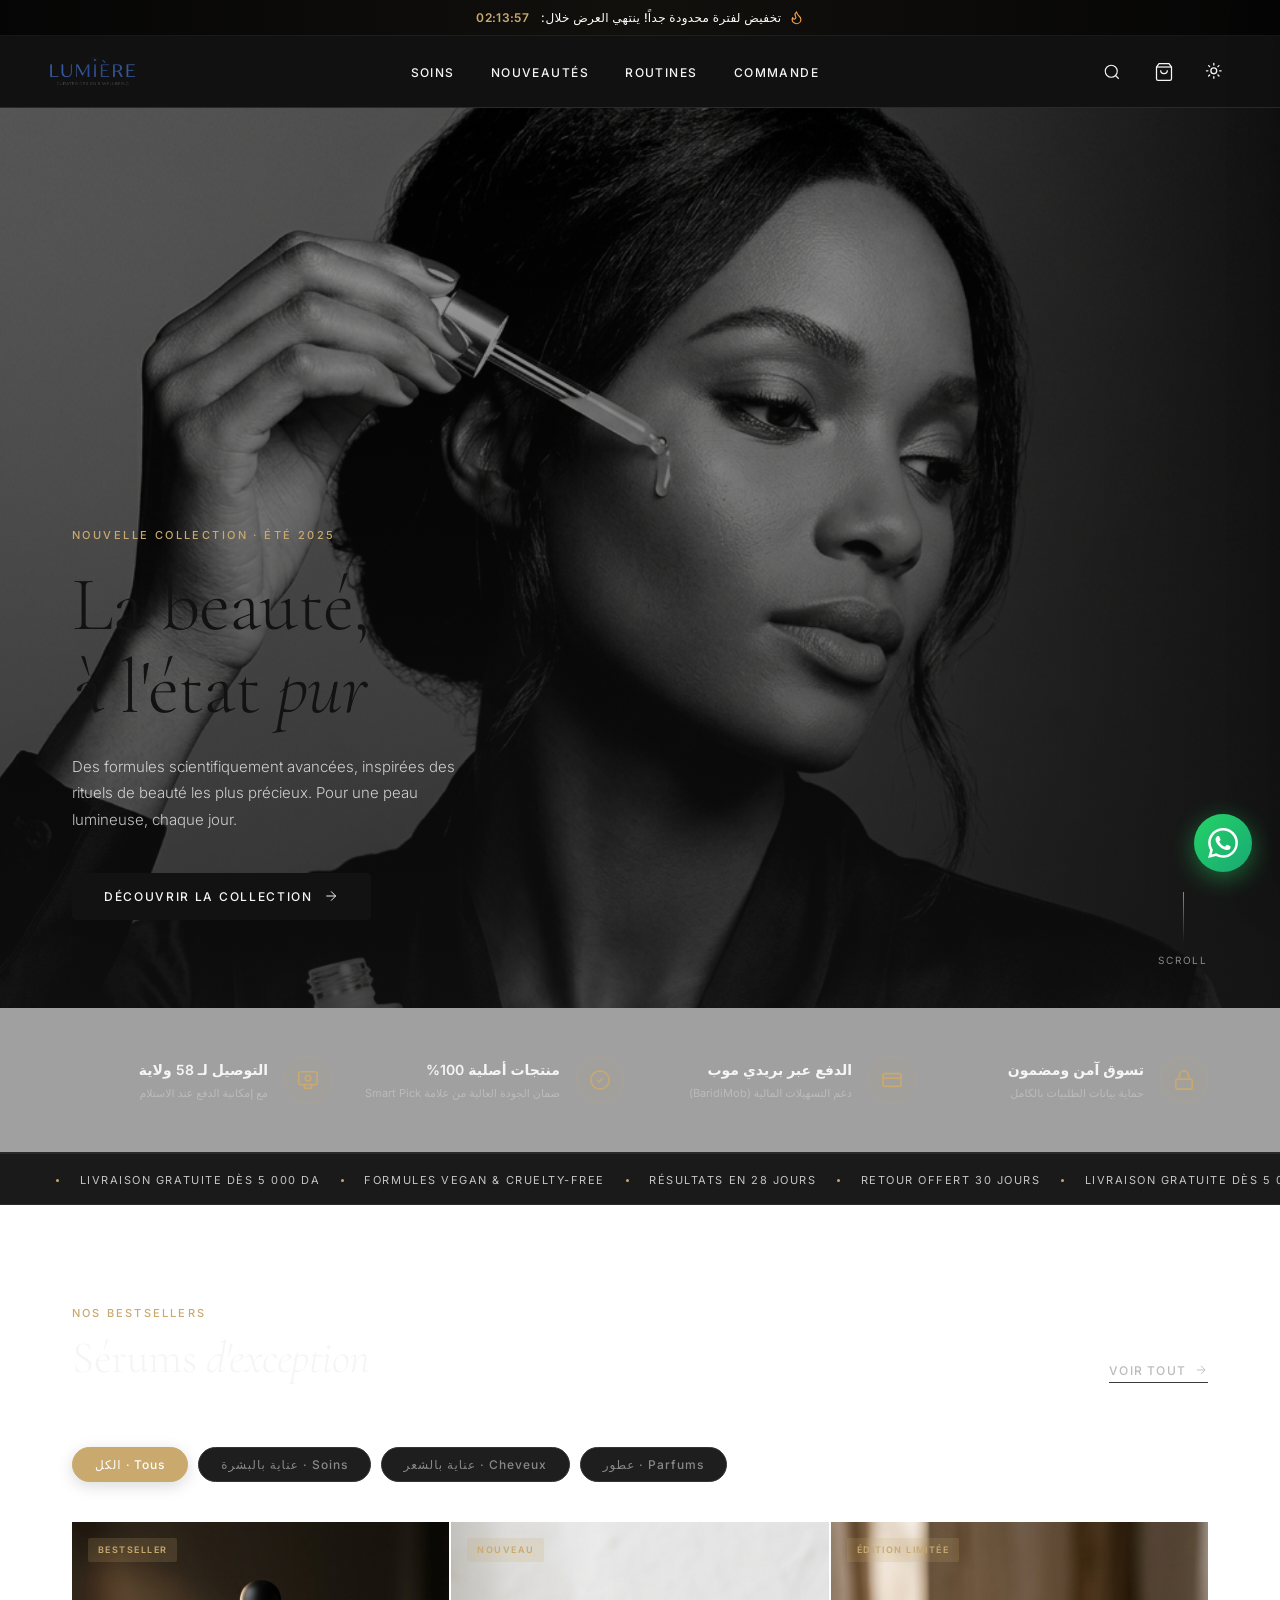
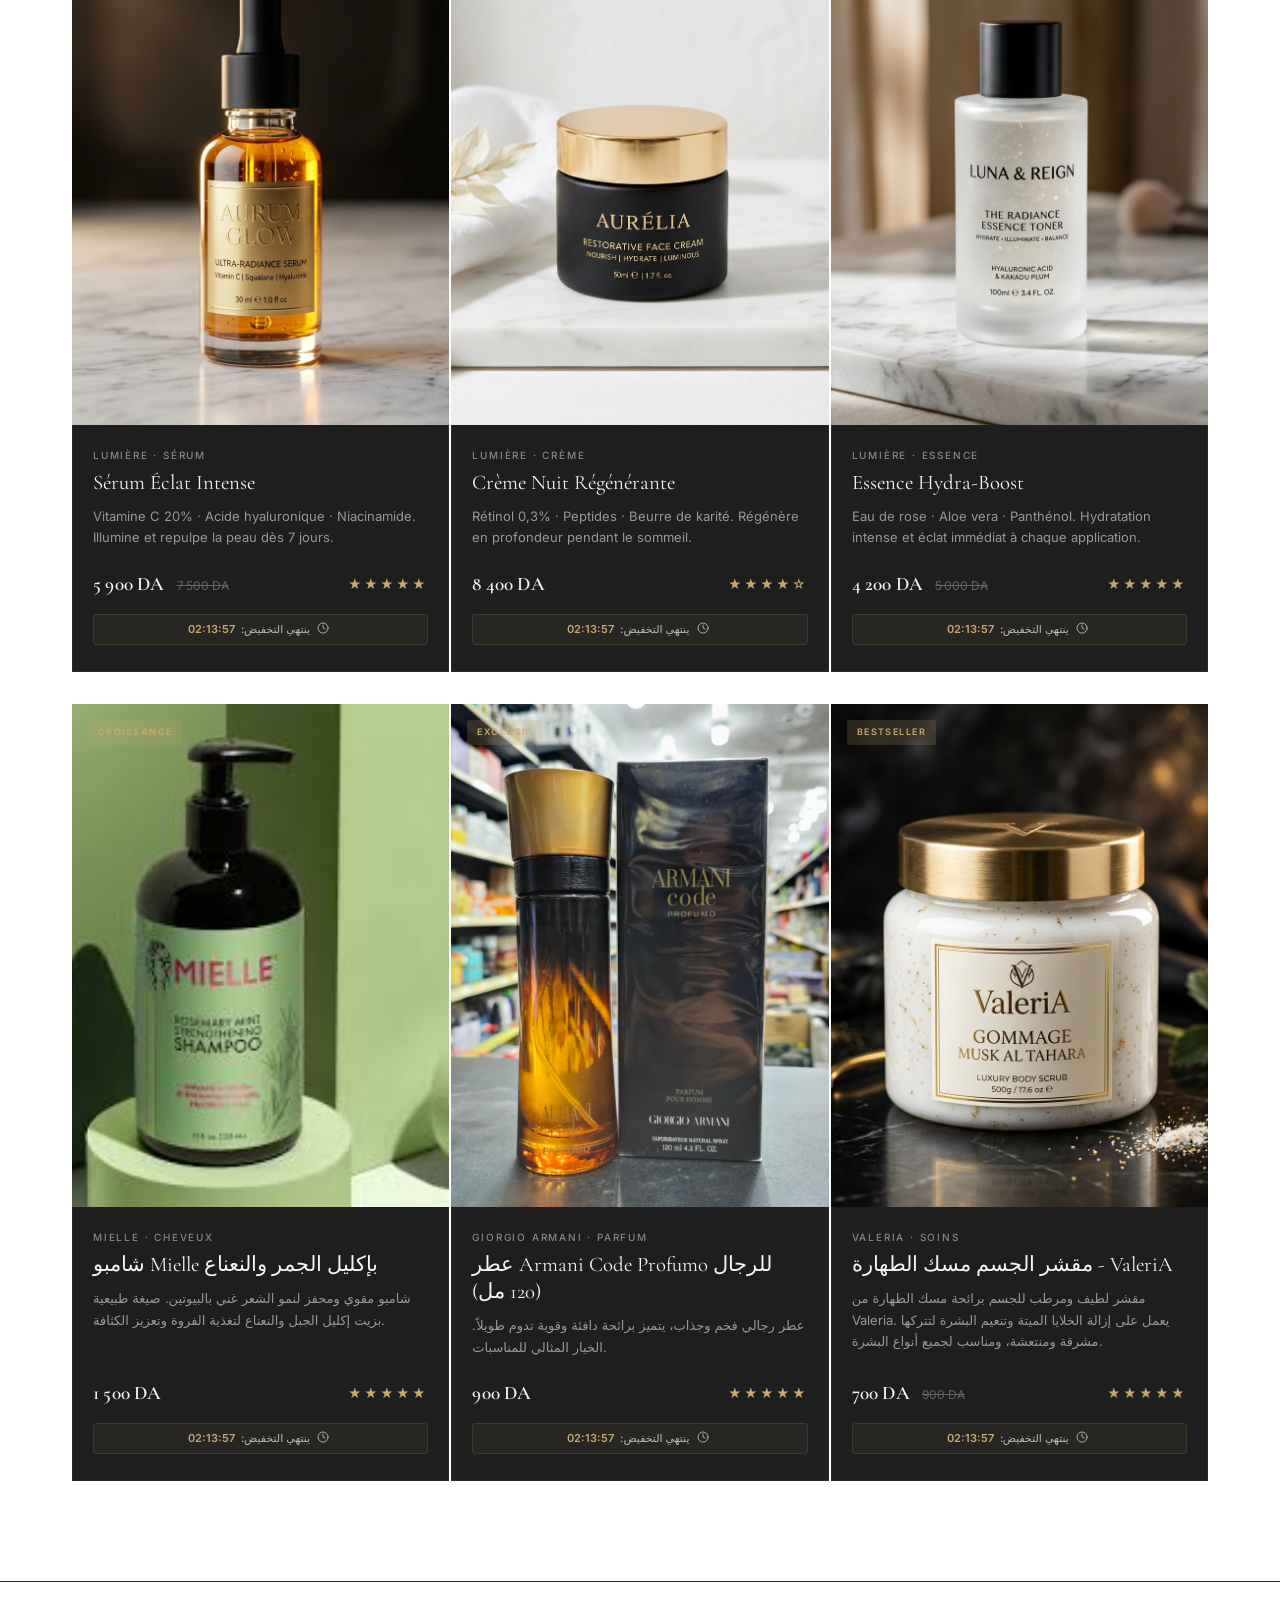
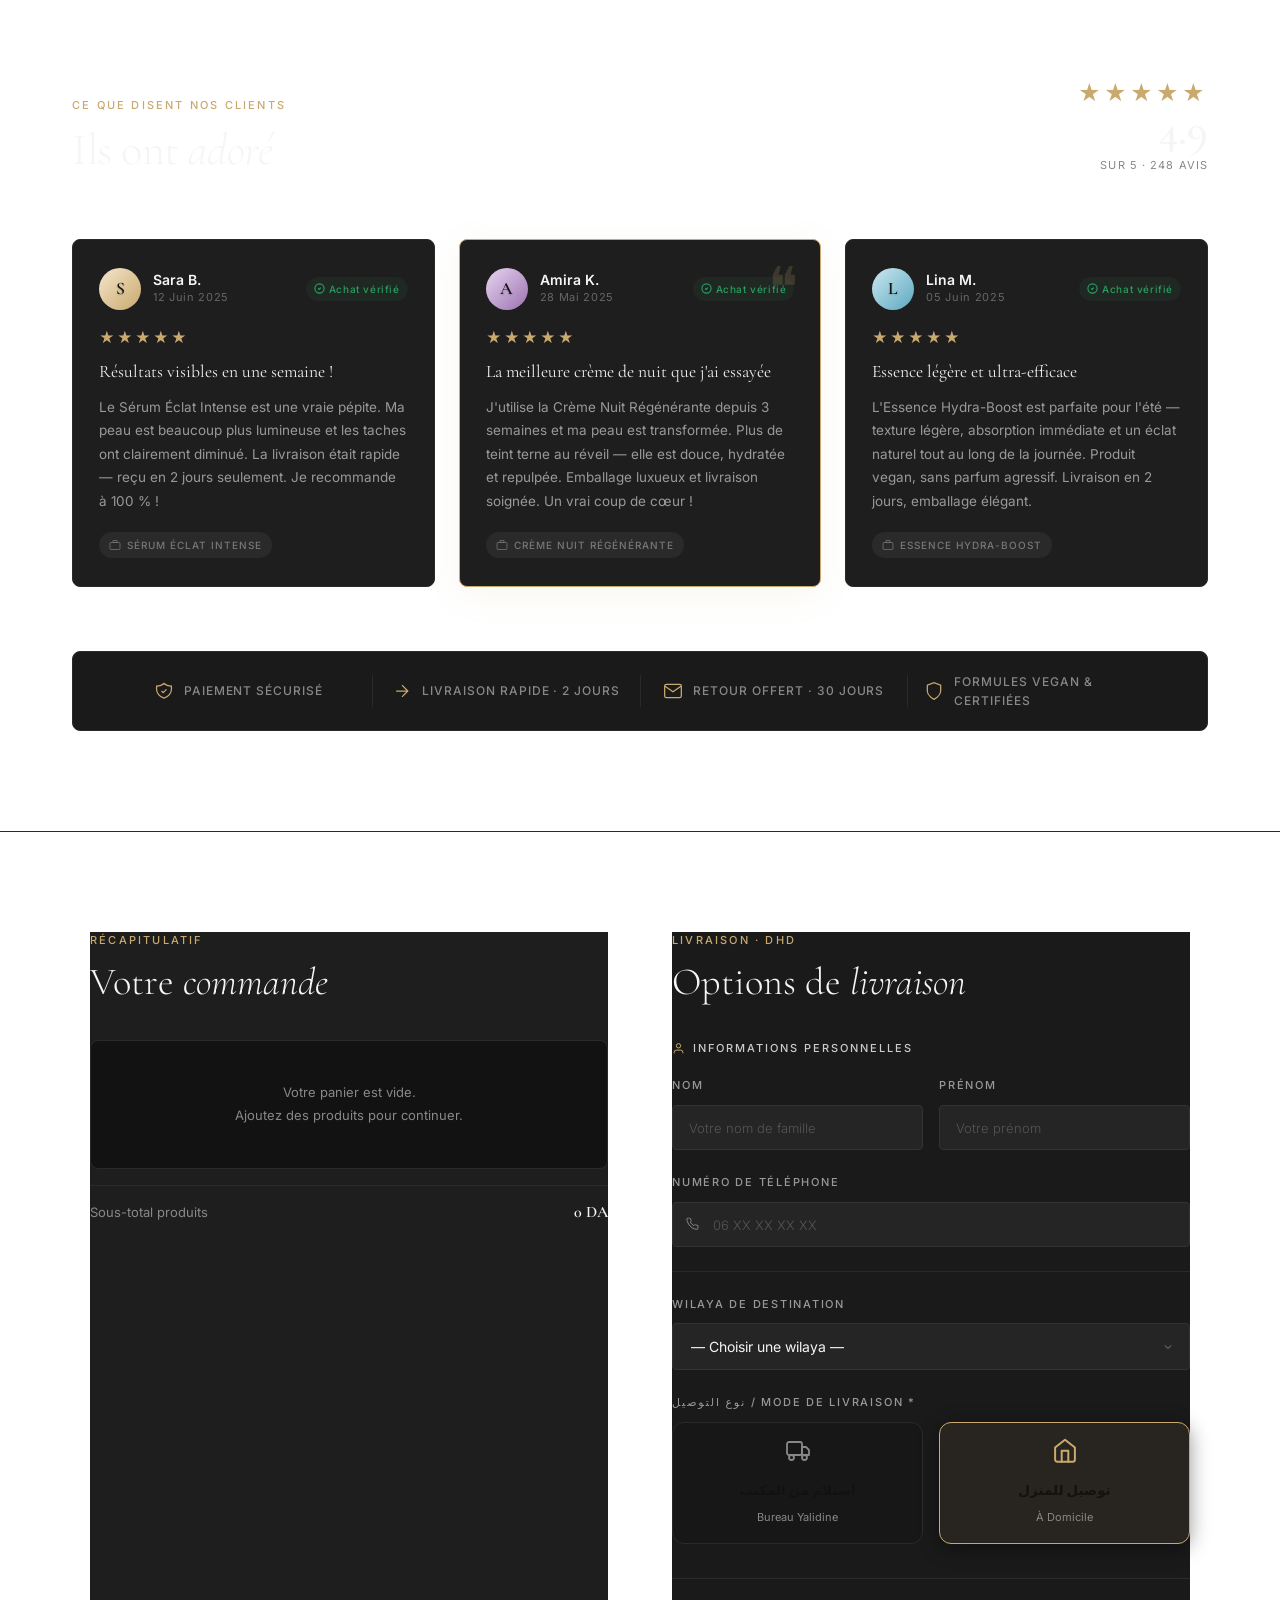
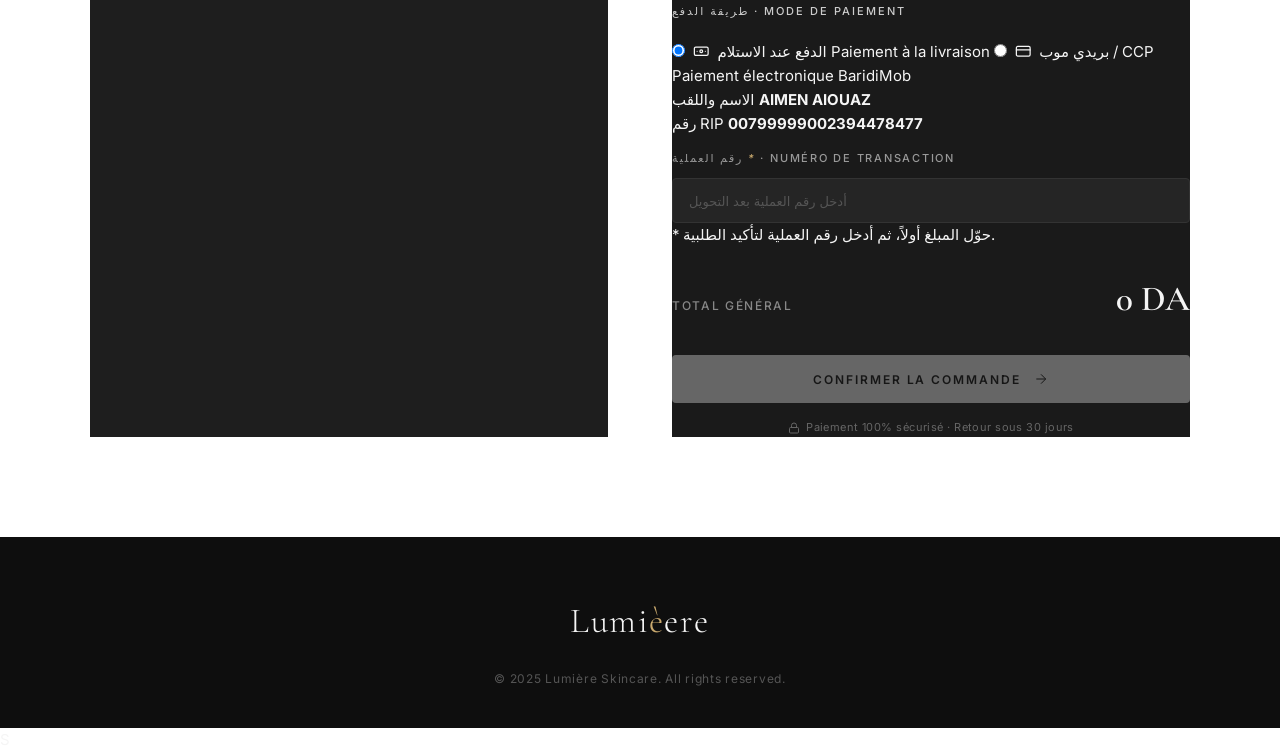
<file: index.html>
<!DOCTYPE html>
<html lang="ar" dir="ltr">
<head>
  <meta charset="UTF-8" />
  <meta name="viewport" content="width=device-width, initial-scale=1.0" />
  <title>LUMIÈRE — Luxury Skincare</title>
  <meta name="description" content="Découvrez notre collection de soins de luxe — sérums, crèmes et essences pour une peau radieuse" />
  <link rel="stylesheet" href="style.css" />

  <!-- ============================================================
       📊 META (FACEBOOK) PIXEL — Base Code
       ➜ Remplacez 'VOTRE_META_PIXEL_ID' par votre vrai Pixel ID
         Trouvez-le dans : Gestionnaire de publicités Meta
         → Événements → Pixels → Votre pixel → ID du pixel
  ============================================================ -->
  <script>
    !function(f,b,e,v,n,t,s)
    {if(f.fbq)return;n=f.fbq=function(){n.callMethod?
    n.callMethod.apply(n,arguments):n.queue.push(arguments)};
    if(!f._fbq)f._fbq=n;n.push=n;n.loaded=!0;n.version='2.0';
    n.queue=[];t=b.createElement(e);t.async=!0;
    t.src=v;s=b.getElementsByTagName(e)[0];
    s.parentNode.insertBefore(t,s)}(window, document,'script',
    'https://connect.facebook.net/en_US/fbevents.js');

    // ⬇️ REMPLACEZ 'VOTRE_META_PIXEL_ID' PAR VOTRE VRAI ID ICI
    fbq('init', 'VOTRE_META_PIXEL_ID');
    fbq('track', 'PageView');
  </script>
  <noscript>
    <!-- ⬇️ REMPLACEZ 'VOTRE_META_PIXEL_ID' PAR VOTRE VRAI ID ICI AUSSI -->
    <img height="1" width="1" style="display:none"
      src="https://www.facebook.com/tr?id=VOTRE_META_PIXEL_ID&ev=PageView&noscript=1"/>
  </noscript>
  <!-- /META PIXEL -->

  <!-- ============================================================
       📊 TIKTOK PIXEL — Base Code
       ➜ Remplacez 'VOTRE_TIKTOK_PIXEL_ID' par votre vrai Pixel ID
         Trouvez-le dans : TikTok Ads Manager
         → Assets → Events → Web Events → Votre pixel → ID
  ============================================================ -->
  <script>
    !function (w, d, t) {
      w.TiktokAnalyticsObject=t;
      var ttq=w[t]=w[t]||[];
      ttq.methods=["page","track","identify","instances","debug",
        "on","off","once","ready","alias","group","enableCookie",
        "disableCookie","holdConsent","revokeConsent","grantConsent"];
      ttq.setAndDefer=function(t,e){t[e]=function(){t.push([e].concat(Array.prototype.slice.call(arguments,0)))}};
      for(var i=0;i<ttq.methods.length;i++)ttq.setAndDefer(ttq,ttq.methods[i]);
      ttq.instance=function(t){for(var e=ttq._i[t]||[],n=0;n<ttq.methods.length;n++)ttq.setAndDefer(e,ttq.methods[n]);return e};
      ttq.load=function(e,n){var r="https://analytics.tiktok.com/i18n/pixel/events.js";
        ttq._i=ttq._i||{};ttq._i[e]=[];ttq._i[e]._u=r;
        ttq._t=ttq._t||{};ttq._t[e]=+new Date;
        ttq._o=ttq._o||{};ttq._o[e]=n||{};
        var o=document.createElement("script");o.type="text/javascript";
        o.async=!0;o.src=r+"?sdkid="+e+"&lib="+t;
        var a=document.getElementsByTagName("script")[0];
        a.parentNode.insertBefore(o,a)};

      // ⬇️ REMPLACEZ 'VOTRE_TIKTOK_PIXEL_ID' PAR VOTRE VRAI ID ICI
      ttq.load('VOTRE_TIKTOK_PIXEL_ID');
      ttq.page();
    }(window, document, 'ttq');
  </script>
  <!-- /TIKTOK PIXEL -->

</head>
<body>

  <!-- خلفية متحركة هادئة للموقع -->
  <div class="animated-bg-container">
      <div class="blur-orb orb-1"></div>
      <div class="blur-orb orb-2"></div>
      <div class="blur-orb orb-3"></div>
  </div>

  <!-- بنر شريطي تخفيض لفترة محدودة -->
  <div class="promo-banner">
    <span><svg class="icon-svg icon-fire" viewBox="0 0 24 24" fill="none" stroke="currentColor" stroke-width="1.8" stroke-linecap="round" stroke-linejoin="round"><path d="M8.5 14.5A2.5 2.5 0 0 0 11 12c0-1.38-.5-2-1-3-1.072-2.143-.224-4.054 2-6 .5 2.5 2 4.9 4 6.5 2 1.6 3 3.5 3 5.5a7 7 0 1 1-14 0c0-1.153.433-2.294 1-3a2.5 2.5 0 0 0 2.5 2.5z"/></svg> تخفيض لفترة محدودة جداً! ينتهي العرض خلال: </span>
    <span id="countdown-timer">02:14:00</span>
  </div>

  <!-- ============================================================
       🧭 NAVBAR — Fixed, Glassmorphism
  ============================================================ -->
  <nav class="navbar">
    <a href="#" class="nav__logo" aria-label="Lumière Accueil">
      <img src="images/removebg-preview.png" alt="Lumière" class="nav__logo-img" />
    </a>

    <ul class="nav__links">
      <li><a href="#products">Soins</a></li>
      <li><a href="#">Nouveautés</a></li>
      <li><a href="#">Routines</a></li>
      <li><a href="#checkout">Commande</a></li>
    </ul>

    <div class="nav__right">
      <!-- زر البحث -->
      <button class="nav__icon-btn" title="Recherche" id="search-btn">
        <svg width="18" height="18" viewBox="0 0 24 24" fill="none" stroke="currentColor" stroke-width="1.5">
          <circle cx="11" cy="11" r="8"/><path d="m21 21-4.35-4.35"/>
        </svg>
      </button>
      <!-- زر الكارت -->
      <button class="nav__icon-btn nav__cart-btn" title="Panier" id="cart-btn" aria-label="Ouvrir le panier">
        <svg width="20" height="20" viewBox="0 0 24 24" fill="none" stroke="currentColor" stroke-width="1.5">
          <path d="M6 2 3 6v14a2 2 0 0 0 2 2h14a2 2 0 0 0 2-2V6l-3-4z"/>
          <line x1="3" y1="6" x2="21" y2="6"/>
          <path d="M16 10a4 4 0 0 1-8 0"/>
        </svg>
        <span class="nav__cart-badge" id="cart-count">0</span>
      </button>
      <!-- زر الوضع الليلي / النهاري -->
      <button class="nav__icon-btn dark-toggle" id="dark-toggle-btn" title="Mode sombre" aria-label="Basculer le mode sombre">
        <span id="dark-toggle-icon"><svg class="icon-svg icon-moon" viewBox="0 0 24 24" fill="none" stroke="currentColor" stroke-width="1.8" stroke-linecap="round" stroke-linejoin="round"><path d="M12 3a6 6 0 0 0 9 9 9 9 0 1 1-9-9Z"/></svg></span>
      </button>
    </div>
  </nav>

  <!-- ============================================================
       🛍️ CART DRAWER — Slide-in from right
  ============================================================ -->
  <div class="drawer-backdrop" id="drawer-backdrop"></div>

  <aside class="cart-drawer" id="cart-drawer" aria-label="Panier" aria-hidden="true">
    <!-- Header du drawer -->
    <div class="drawer__head">
      <div class="drawer__head-left">
        <svg width="18" height="18" viewBox="0 0 24 24" fill="none" stroke="currentColor" stroke-width="1.5">
          <path d="M6 2 3 6v14a2 2 0 0 0 2 2h14a2 2 0 0 0 2-2V6l-3-4z"/>
          <line x1="3" y1="6" x2="21" y2="6"/>
          <path d="M16 10a4 4 0 0 1-8 0"/>
        </svg>
        <span class="drawer__title">Mon Panier</span>
        <span class="drawer__count" id="drawer-count">0</span>
      </div>
      <button class="drawer__close" id="drawer-close" aria-label="Fermer le panier">
        <svg width="18" height="18" viewBox="0 0 24 24" fill="none" stroke="currentColor" stroke-width="2">
          <path d="M18 6 6 18M6 6l12 12"/>
        </svg>
      </button>
    </div>

    <!-- Liste des articles -->
    <div class="drawer__body" id="drawer-body">
      <!-- État vide -->
      <div class="drawer__empty" id="drawer-empty">
        <svg width="48" height="48" viewBox="0 0 24 24" fill="none" stroke="currentColor" stroke-width="1">
          <path d="M6 2 3 6v14a2 2 0 0 0 2 2h14a2 2 0 0 0 2-2V6l-3-4z"/>
          <line x1="3" y1="6" x2="21" y2="6"/>
          <path d="M16 10a4 4 0 0 1-8 0"/>
        </svg>
        <p>Votre panier est vide</p>
        <span>Ajoutez des produits pour commencer</span>
      </div>
      <!-- Articles remplis par JS -->
      <div class="drawer__items" id="drawer-items"></div>
    </div>

    <!-- Footer du drawer -->
    <div class="drawer__foot" id="drawer-foot">
      <div class="drawer__subtotal">
        <span>Sous-total</span>
        <span class="drawer__subtotal-val" id="drawer-subtotal">0 DA</span>
      </div>
      <a href="#checkout" class="drawer__cta" id="drawer-cta" onclick="closeDrawer()">
        الذهاب لتأكيد الطلب <svg class="icon-svg icon-cart" viewBox="0 0 24 24" fill="none" stroke="currentColor" stroke-width="1.8" stroke-linecap="round" stroke-linejoin="round"><circle cx="8" cy="21" r="1"/><circle cx="19" cy="21" r="1"/><path d="M2.05 2.05h2l2.66 12.42a2 2 0 0 0 2 1.58h9.78a2 2 0 0 0 1.95-1.57l1.65-7.43H5.12"/></svg>
      </a>
      <p class="drawer__note">Frais de livraison calculés à l'étape suivante</p>
    </div>
  </aside>

  <!-- ============================================================
       🖼️ HERO SECTION
  ============================================================ -->
  <section class="hero" id="home">
    <div class="hero__bg">
      <img src="images/hero.png" alt="Luxury beauty campaign — Lumière Skincare" fetchpriority="high" />
    </div>
    <div class="hero__overlay"></div>
    <div class="hero__content">
      <span class="hero__eyebrow">Nouvelle Collection · Été 2025</span>
      <h1 class="hero__title">La beauté,<br />à l'état <em>pur</em></h1>
      <p class="hero__desc">
        Des formules scientifiquement avancées, inspirées des rituels de beauté les plus précieux.
        Pour une peau lumineuse, chaque jour.
      </p>
      <a href="#products" class="btn-hero">
        <span>Découvrir la Collection</span>
        <svg class="arrow" width="16" height="16" viewBox="0 0 24 24" fill="none" stroke="currentColor" stroke-width="1.5">
          <path d="M5 12h14M12 5l7 7-7 7"/>
        </svg>
      </a>
    </div>
    <div class="hero__scroll">
      <div class="hero__scroll-line"></div>
      <span>Scroll</span>
    </div>
  </section>

  <!-- ============================================================
       🛡️ TRUST BADGES SECTION — الضمانات وشارات الثقة
  ============================================================ -->
  <section class="trust-badges" aria-label="Garanties et confiance">
    <div class="trust-badges__inner">
      
      <!-- Badge 1: 58 Wilayas -->
      <div class="tbadge">
        <div class="tbadge__icon-wrap">
          <svg class="tbadge__icon" viewBox="0 0 24 24" fill="none" stroke="currentColor" stroke-width="1.8">
            <rect x="2" y="3" width="20" height="14" rx="2" />
            <path d="M16 17v4H8v-4" />
            <circle cx="12" cy="10" r="3" />
          </svg>
        </div>
        <div class="tbadge__content">
          <h3 class="tbadge__title">التوصيل لـ 58 ولاية</h3>
          <p class="tbadge__desc">مع إمكانية الدفع عند الاستلام</p>
        </div>
      </div>

      <!-- Badge 2: 100% Original -->
      <div class="tbadge">
        <div class="tbadge__icon-wrap">
          <svg class="tbadge__icon" viewBox="0 0 24 24" fill="none" stroke="currentColor" stroke-width="1.8">
            <circle cx="12" cy="12" r="10" />
            <path d="m9 12 2 2 4-4" />
          </svg>
        </div>
        <div class="tbadge__content">
          <h3 class="tbadge__title">منتجات أصلية 100%</h3>
          <p class="tbadge__desc">ضمان الجودة العالية من علامة Smart Pick</p>
        </div>
      </div>

      <!-- Badge 3: BaridiMob -->
      <div class="tbadge">
        <div class="tbadge__icon-wrap">
          <svg class="tbadge__icon" viewBox="0 0 24 24" fill="none" stroke="currentColor" stroke-width="1.8">
            <rect x="2" y="5" width="20" height="14" rx="2" />
            <line x1="2" y1="10" x2="22" y2="10" />
          </svg>
        </div>
        <div class="tbadge__content">
          <h3 class="tbadge__title">الدفع عبر بريدي موب</h3>
          <p class="tbadge__desc">دعم التسهيلات المالية (BaridiMob)</p>
        </div>
      </div>

      <!-- Badge 4: Secure Shopping -->
      <div class="tbadge">
        <div class="tbadge__icon-wrap">
          <svg class="tbadge__icon" viewBox="0 0 24 24" fill="none" stroke="currentColor" stroke-width="1.8">
            <rect x="3" y="11" width="18" height="11" rx="2" />
            <path d="M7 11V7a5 5 0 0 1 10 0v4" />
          </svg>
        </div>
        <div class="tbadge__content">
          <h3 class="tbadge__title">تسوق آمن ومضمون</h3>
          <p class="tbadge__desc">حماية بيانات الطلبيات بالكامل</p>
        </div>
      </div>

    </div>
  </section>

  <!-- ============================================================
       📣 STRIP — شريط متحرك
  ============================================================ -->
  <div class="strip">
    <div class="strip__inner">
      <span class="strip__item">
        <span class="strip__dot"></span> Livraison Gratuite dès 5 000 DA
        <span class="strip__dot"></span> Formules Vegan &amp; Cruelty-Free
        <span class="strip__dot"></span> Résultats en 28 Jours
        <span class="strip__dot"></span> Retour Offert 30 Jours
        <span class="strip__dot"></span> Livraison Gratuite dès 5 000 DA
        <span class="strip__dot"></span> Formules Vegan &amp; Cruelty-Free
        <span class="strip__dot"></span> Résultats en 28 Jours
        <span class="strip__dot"></span> Retour Offert 30 Jours
      </span>
    </div>
  </div>

  <!-- ============================================================
       🛍️ PRODUCTS — Grille 3 produits
  ============================================================ -->
  <section class="products" id="products">
    <div class="section-header">
      <div>
        <p class="section-label">Nos Bestsellers</p>
        <h2 class="section-title">Sérums <em>d'exception</em></h2>
      </div>
      <a href="#" class="section-link">
        Voir tout
        <svg width="14" height="14" viewBox="0 0 24 24" fill="none" stroke="currentColor" stroke-width="1.5">
          <path d="M5 12h14M12 5l7 7-7 7"/>
        </svg>
      </a>
    </div>

    <!-- 🏷️ Filtres catégories -->
    <div class="filter-bar" id="filter-bar" role="tablist" aria-label="Filtrer les produits">
      <button class="filter-btn active" data-filter="tous"   role="tab" aria-selected="true">الكل · Tous</button>
      <button class="filter-btn"        data-filter="soins"  role="tab" aria-selected="false">عناية بالبشرة · Soins</button>
      <button class="filter-btn"        data-filter="cheveux" role="tab" aria-selected="false">عناية بالشعر · Cheveux</button>
      <button class="filter-btn"        data-filter="parfums" role="tab" aria-selected="false">عطور · Parfums</button>
    </div>

    <div class="products__grid" id="products-grid">
      <!-- 📦 Les produits sont générés dynamiquement par JavaScript -->
    </div><!-- /products__grid -->
  </section>

  <!-- ============================================================
       ⭐ REVIEWS — Témoignages Clients
  ============================================================ -->
  <section class="reviews" id="reviews">

    <!-- En-tête -->
    <div class="reviews__header">
      <div>
        <p class="section-label">Ce que disent nos clients</p>
        <h2 class="reviews__title">Ils ont <em>adoré</em></h2>
      </div>
      <!-- Note globale -->
      <div class="reviews__global">
        <div class="reviews__global-stars">★★★★★</div>
        <div class="reviews__global-score">4.9</div>
        <div class="reviews__global-sub">sur 5 · 248 avis</div>
      </div>
    </div>

    <!-- Grille des avis -->
    <div class="reviews__grid">

      <!-- AVIS 1 -->
      <article class="rcard">
        <div class="rcard__top">
          <div class="rcard__avatar" style="background: linear-gradient(135deg,#f5e6cc,#c9a96e);">
            <span>S</span>
          </div>
          <div class="rcard__meta">
            <p class="rcard__name">Sara B.</p>
            <p class="rcard__date">12 Juin 2025</p>
          </div>
          <span class="rcard__verified">
            <svg width="11" height="11" viewBox="0 0 24 24" fill="none" stroke="currentColor" stroke-width="2.5"><path d="m9 12 2 2 4-4"/><circle cx="12" cy="12" r="10"/></svg>
            Achat vérifié
          </span>
        </div>
        <div class="rcard__stars">★★★★★</div>
        <h4 class="rcard__headline">Résultats visibles en une semaine !</h4>
        <p class="rcard__body">
          Le Sérum Éclat Intense est une vraie pépite. Ma peau est beaucoup plus lumineuse et les taches ont clairement diminué. La livraison était rapide — reçu en 2 jours seulement. Je recommande à 100&nbsp;%&nbsp;!
        </p>
        <div class="rcard__product">
          <svg width="12" height="12" viewBox="0 0 24 24" fill="none" stroke="currentColor" stroke-width="1.5"><path d="M20 7H4a2 2 0 0 0-2 2v10a2 2 0 0 0 2 2h16a2 2 0 0 0 2-2V9a2 2 0 0 0-2-2z"/><path d="M16 3H8v4h8V3z"/></svg>
          Sérum Éclat Intense
        </div>
      </article>

      <!-- AVIS 2 -->
      <article class="rcard rcard--featured">
        <div class="rcard__quote-icon">❝</div>
        <div class="rcard__top">
          <div class="rcard__avatar" style="background: linear-gradient(135deg,#e8d5f0,#9b72b0);">
            <span>A</span>
          </div>
          <div class="rcard__meta">
            <p class="rcard__name">Amira K.</p>
            <p class="rcard__date">28 Mai 2025</p>
          </div>
          <span class="rcard__verified">
            <svg width="11" height="11" viewBox="0 0 24 24" fill="none" stroke="currentColor" stroke-width="2.5"><path d="m9 12 2 2 4-4"/><circle cx="12" cy="12" r="10"/></svg>
            Achat vérifié
          </span>
        </div>
        <div class="rcard__stars">★★★★★</div>
        <h4 class="rcard__headline">La meilleure crème de nuit que j'ai essayée</h4>
        <p class="rcard__body">
          J'utilise la Crème Nuit Régénérante depuis 3 semaines et ma peau est transformée. Plus de teint terne au réveil — elle est douce, hydratée et repulpée. Emballage luxueux et livraison soignée. Un vrai coup de cœur&nbsp;!
        </p>
        <div class="rcard__product">
          <svg width="12" height="12" viewBox="0 0 24 24" fill="none" stroke="currentColor" stroke-width="1.5"><path d="M20 7H4a2 2 0 0 0-2 2v10a2 2 0 0 0 2 2h16a2 2 0 0 0 2-2V9a2 2 0 0 0-2-2z"/><path d="M16 3H8v4h8V3z"/></svg>
          Crème Nuit Régénérante
        </div>
      </article>

      <!-- AVIS 3 -->
      <article class="rcard">
        <div class="rcard__top">
          <div class="rcard__avatar" style="background: linear-gradient(135deg,#cce8f0,#5ca8c0);">
            <span>L</span>
          </div>
          <div class="rcard__meta">
            <p class="rcard__name">Lina M.</p>
            <p class="rcard__date">05 Juin 2025</p>
          </div>
          <span class="rcard__verified">
            <svg width="11" height="11" viewBox="0 0 24 24" fill="none" stroke="currentColor" stroke-width="2.5"><path d="m9 12 2 2 4-4"/><circle cx="12" cy="12" r="10"/></svg>
            Achat vérifié
          </span>
        </div>
        <div class="rcard__stars">★★★★★</div>
        <h4 class="rcard__headline">Essence légère et ultra-efficace</h4>
        <p class="rcard__body">
          L'Essence Hydra-Boost est parfaite pour l'été — texture légère, absorption immédiate et un éclat naturel tout au long de la journée. Produit vegan, sans parfum agressif. Livraison en 2 jours, emballage élégant.
        </p>
        <div class="rcard__product">
          <svg width="12" height="12" viewBox="0 0 24 24" fill="none" stroke="currentColor" stroke-width="1.5"><path d="M20 7H4a2 2 0 0 0-2 2v10a2 2 0 0 0 2 2h16a2 2 0 0 0 2-2V9a2 2 0 0 0-2-2z"/><path d="M16 3H8v4h8V3z"/></svg>
          Essence Hydra-Boost
        </div>
      </article>

    </div><!-- /reviews__grid -->

    <!-- Barre de confiance -->
    <div class="reviews__trust">
      <div class="reviews__trust-item">
        <svg width="20" height="20" viewBox="0 0 24 24" fill="none" stroke="currentColor" stroke-width="1.5"><path d="m9 12 2 2 4-4m5.618-4.016A11.955 11.955 0 0 1 12 2.944a11.955 11.955 0 0 1-8.618 3.04A12.02 12.02 0 0 0 3 9c0 5.591 3.824 10.29 9 11.622 5.176-1.332 9-6.03 9-11.622 0-1.042-.133-2.052-.382-3.016z"/></svg>
        <span>Paiement sécurisé</span>
      </div>
      <div class="reviews__trust-sep"></div>
      <div class="reviews__trust-item">
        <svg width="20" height="20" viewBox="0 0 24 24" fill="none" stroke="currentColor" stroke-width="1.5"><path d="M5 12h14M12 5l7 7-7 7"/></svg>
        <span>Livraison rapide · 2 jours</span>
      </div>
      <div class="reviews__trust-sep"></div>
      <div class="reviews__trust-item">
        <svg width="20" height="20" viewBox="0 0 24 24" fill="none" stroke="currentColor" stroke-width="1.5"><path d="M4 4h16c1.1 0 2 .9 2 2v12c0 1.1-.9 2-2 2H4c-1.1 0-2-.9-2-2V6c0-1.1.9-2 2-2z"/><polyline points="22,6 12,13 2,6"/></svg>
        <span>Retour offert · 30 jours</span>
      </div>
      <div class="reviews__trust-sep"></div>
      <div class="reviews__trust-item">
        <svg width="20" height="20" viewBox="0 0 24 24" fill="none" stroke="currentColor" stroke-width="1.5"><path d="M12 22s8-4 8-10V5l-8-3-8 3v7c0 6 8 10 8 10z"/></svg>
        <span>Formules Vegan &amp; Certifiées</span>
      </div>
    </div>

  </section>

  <!-- ============================================================
       🛒 CHECKOUT — DHD Livraison
  ============================================================ -->

  <section class="checkout" id="checkout">
    <div class="checkout__inner">

      <!-- Colonne gauche : récapitulatif panier -->
      <div class="checkout__summary">
        <p class="section-label">Récapitulatif</p>
        <h2 class="checkout__title">Votre <em>commande</em></h2>

        <div class="checkout__items" id="checkout-items">
          <p class="checkout__empty" id="checkout-empty">Votre panier est vide.<br>Ajoutez des produits pour continuer.</p>
        </div>

        <div class="checkout__subtotal-row">
          <span>Sous-total produits</span>
          <span id="subtotal-display">0 DA</span>
        </div>
      </div>

      <!-- Colonne droite : formulaire livraison -->
      <div class="checkout__form">
        <p class="section-label">Livraison · DHD</p>
        <h2 class="checkout__title">Options de <em>livraison</em></h2>

        <!-- Informations Personnelles -->
        <div class="form__section-title">
          <span class="form__section-icon">
            <svg width="13" height="13" viewBox="0 0 24 24" fill="none" stroke="currentColor" stroke-width="1.8"><path d="M20 21v-2a4 4 0 0 0-4-4H8a4 4 0 0 0-4 4v2"/><circle cx="12" cy="7" r="4"/></svg>
          </span>
          Informations Personnelles
        </div>

        <div class="form__row">
          <div class="form__group">
            <label class="form__label" for="input-nom">Nom</label>
            <input class="form__input" type="text" id="input-nom" name="nom" placeholder="Votre nom de famille" autocomplete="family-name" />
          </div>
          <div class="form__group">
            <label class="form__label" for="input-prenom">Prénom</label>
            <input class="form__input" type="text" id="input-prenom" name="prenom" placeholder="Votre prénom" autocomplete="given-name" />
          </div>
        </div>

        <div class="form__group">
          <label class="form__label" for="input-phone">Numéro de téléphone</label>
          <div class="form__input-wrap">
            <span class="form__input-icon">
              <svg width="13" height="13" viewBox="0 0 24 24" fill="none" stroke="currentColor" stroke-width="1.8"><path d="M22 16.92v3a2 2 0 0 1-2.18 2 19.79 19.79 0 0 1-8.63-3.07A19.5 19.5 0 0 1 4.69 12 19.79 19.79 0 0 1 1.61 3.38 2 2 0 0 1 3.59 1h3a2 2 0 0 1 2 1.72c.127.96.361 1.903.7 2.81a2 2 0 0 1-.45 2.11L7.91 8.56a16 16 0 0 0 6.29 6.29l.92-.92a2 2 0 0 1 2.11-.45c.907.339 1.85.573 2.81.7A2 2 0 0 1 22 16.92z"/></svg>
            </span>
            <input class="form__input form__input--with-icon" type="tel" id="input-phone" name="phone" placeholder="06 XX XX XX XX" autocomplete="tel" />
          </div>
        </div>

        <div class="form__section-divider"></div>

        <!-- Wilaya -->
        <div class="form__group">
          <label class="form__label" for="select-wilaya">Wilaya de destination</label>
          <div class="form__select-wrap">
            <select class="form__select" id="select-wilaya">
              <option value="">— Choisir une wilaya —</option>
            </select>
            <span class="form__select-icon">
              <svg width="12" height="12" viewBox="0 0 24 24" fill="none" stroke="currentColor" stroke-width="2"><path d="m6 9 6 6 6-6"/></svg>
            </span>
          </div>
        </div>

        <!-- Type livraison -->
        <div class="form__group">
          <label class="form__label">نوع التوصيل / Mode de livraison *</label>
          
          <!-- Hidden select to keep existing JS logic intact -->
          <select id="select-delivery" style="display: none;">
            <option value="">— Choisir le type —</option>
            <option value="home">Livraison à domicile (توصيل للمنزل)</option>
            <option value="office">Retrait en bureau (استلام من المكتب)</option>
          </select>

          <div class="delivery-cards">
            <!-- Option 1: Home -->
            <div class="delivery-card" id="card-delivery-home" data-value="home" onclick="selectDeliveryType('home')">
              <div class="delivery-card__content">
                <span class="delivery-card__icon">
                  <svg class="icon-svg" viewBox="0 0 24 24" fill="none" stroke="currentColor" stroke-width="1.8" stroke-linecap="round" stroke-linejoin="round"><path d="m3 9 9-7 9 7v11a2 2 0 0 1-2 2H5a2 2 0 0 1-2-2z"/><polyline points="9 22 9 12 15 12 15 22"/></svg>
                </span>
                <span class="delivery-card__title">توصيل للمنزل</span>
                <span class="delivery-card__sub">À Domicile</span>
              </div>
            </div>

            <!-- Option 2: Office -->
            <div class="delivery-card" id="card-delivery-office" data-value="office" onclick="selectDeliveryType('office')">
              <div class="delivery-card__content">
                <span class="delivery-card__icon">
                  <svg class="icon-svg" viewBox="0 0 24 24" fill="none" stroke="currentColor" stroke-width="1.8" stroke-linecap="round" stroke-linejoin="round"><rect x="1" y="3" width="15" height="13" rx="2" ry="2"/><polygon points="16 8 20 8 23 11 23 16 16 16 16 8"/><circle cx="5.5" cy="18.5" r="2.5"/><circle cx="18.5" cy="18.5" r="2.5"/></svg>
                </span>
                <span class="delivery-card__title">استلام من المكتب</span>
                <span class="delivery-card__sub">Bureau Yalidine</span>
              </div>
            </div>
          </div>
        </div>

        <!-- Résultat frais de port -->
        <div class="shipping__result" id="shipping-result">
          <div class="shipping__info" id="shipping-info">
            <span class="shipping__label">Frais de livraison</span>
            <span class="shipping__value" id="shipping-value">— DA</span>
          </div>
        </div>

        <!-- Séparateur -->
        <div class="checkout__divider"></div>

        <!-- Méthode de paiement -->
        <div class="form__group">
          <div class="form__section-title">طريقة الدفع · Mode de paiement</div>

          <div class="payment-methods">

            <!-- Option 1: COD -->
            <label class="payment-option" id="label-cod">
              <input type="radio" name="payment" value="cod" id="pay-cod" checked />
              <span class="payment-option__box">
                <span class="payment-option__radio"></span>
                <span class="payment-option__content">
                  <span class="payment-option__title"><svg class="icon-svg icon-cash" viewBox="0 0 24 24" fill="none" stroke="currentColor" stroke-width="1.8" stroke-linecap="round" stroke-linejoin="round"><rect x="2" y="6" width="20" height="12" rx="2"/><circle cx="12" cy="12" r="2"/><path d="M6 12h.01M18 12h.01"/></svg> الدفع عند الاستلام</span>
                  <span class="payment-option__sub">Paiement à la livraison</span>
                </span>
              </span>
            </label>

            <!-- Option 2: Baridimob -->
            <label class="payment-option" id="label-baridimob">
              <input type="radio" name="payment" value="baridimob" id="pay-baridimob" />
              <span class="payment-option__box">
                <span class="payment-option__radio"></span>
                <span class="payment-option__content">
                  <span class="payment-option__title"><svg class="icon-svg icon-card" viewBox="0 0 24 24" fill="none" stroke="currentColor" stroke-width="1.8" stroke-linecap="round" stroke-linejoin="round"><rect x="2" y="5" width="20" height="14" rx="2"/><line x1="2" y1="10" x2="22" y2="10"/></svg> بريدي موب / CCP</span>
                  <span class="payment-option__sub">Paiement électronique BaridiMob</span>
                </span>
              </span>
            </label>

          </div><!-- /payment-methods -->

          <!-- قسم معلومات بريدي موب (مخفي بالافتراضي) -->
          <div class="baridimob-panel" id="baridimob-panel" aria-hidden="true">
            <div class="baridimob-info">
              <p class="baridimob-info__row">
                <span class="baridimob-info__label">الاسم واللقب</span>
                <strong class="baridimob-info__val">AIMEN AIOUAZ</strong>
              </p>
              <p class="baridimob-info__row">
                <span class="baridimob-info__label">رقم RIP</span>
                <strong class="baridimob-info__val baridimob-info__val--mono">00799999002394478477</strong>
              </p>
            </div>
            <div class="form__group" style="margin-top:14px;margin-bottom:0">
              <label class="form__label" for="transaction-number">
                رقم العملية <em style="color:var(--accent)">*</em> · Numéro de transaction
              </label>
              <input
                class="form__input"
                type="text"
                id="transaction-number"
                placeholder="أدخل رقم العملية بعد التحويل"
                autocomplete="off"
              />
              <p class="baridimob-panel__note">* حوّل المبلغ أولاً، ثم أدخل رقم العملية لتأكيد الطلبية.</p>
            </div>
          </div><!-- /baridimob-panel -->

        </div>

        <!-- Total général -->
        <div class="checkout__total">
          <div class="checkout__total-label">Total général</div>
          <div class="checkout__total-amount" id="total-display">0 DA</div>
        </div>

        <!-- Bouton confirmation -->
        <button class="checkout__cta" id="checkout-cta" disabled>
          <span>Confirmer la commande</span>
          <svg width="16" height="16" viewBox="0 0 24 24" fill="none" stroke="currentColor" stroke-width="1.5"><path d="M5 12h14M12 5l7 7-7 7"/></svg>
        </button>

        <p class="checkout__secure">
          <svg width="12" height="12" viewBox="0 0 24 24" fill="none" stroke="currentColor" stroke-width="2"><rect x="3" y="11" width="18" height="11" rx="2"/><path d="M7 11V7a5 5 0 0 1 10 0v4"/></svg>
          Paiement 100% sécurisé · Retour sous 30 jours
        </p>
      </div>

    </div>
  </section>

  <!-- ============================================================
       ⏳ LOADING OVERLAY
  ============================================================ -->
  <div class="loader-overlay" id="loader-overlay" aria-hidden="true">
    <div class="loader-box">
      <div class="loader-spinner"></div>
      <p class="loader-text">Envoi en cours…</p>
    </div>
  </div>

  <!-- ============================================================
       ✅ SUCCESS / ❌ ERROR MODAL
  ============================================================ -->
  <div class="modal-overlay" id="modal-overlay" role="dialog" aria-modal="true" aria-labelledby="modal-title" aria-hidden="true">
    <div class="modal-card" id="modal-card">
      <div class="modal-icon" id="modal-icon"></div>
      <h2 class="modal-title" id="modal-title">Commande confirmée !</h2>
      <p class="modal-body" id="modal-body">Votre commande a bien été reçue. Nous vous contacterons très bientôt.</p>
      <button class="modal-close" id="modal-close">Fermer</button>
    </div>
  </div>

  <!-- ============================================================
       🦶 FOOTER
  ============================================================ -->
  <footer class="footer">
    <div class="footer__brand">Lumi<span>è</span>ere</div>
    <p class="footer__copy">© 2025 Lumière Skincare. All rights reserved.</p>
  </footer>

  <!-- ============================================================
       💬 WHATSAPP FLOATING BUTTON
  ============================================================ -->
  <a
    href="https://wa.me/213794510711?text=%D9%85%D8%B1%D8%AD%D8%A8%D8%A7%D8%8C%20%D8%A3%D8%B1%D9%8A%D8%AF%20%D8%A7%D9%84%D8%A7%D8%B3%D8%AA%D9%81%D8%B3%D8%A7%D8%B1%20%D8%B9%D9%86%20%D9%85%D9%86%D8%AA%D9%88%D8%AC"
    class="wa-fab"
    id="wa-fab"
    target="_blank"
    rel="noopener noreferrer"
    aria-label="Nous contacter sur WhatsApp"
    title="Discuter sur WhatsApp"
  >
    <!-- WhatsApp SVG icon -->
    <svg class="wa-fab__icon" viewBox="0 0 24 24" fill="currentColor" xmlns="http://www.w3.org/2000/svg">
      <path d="M17.472 14.382c-.297-.149-1.758-.867-2.03-.967-.273-.099-.471-.148-.67.15-.197.297-.767.966-.94 1.164-.173.199-.347.223-.644.075-.297-.15-1.255-.463-2.39-1.475-.883-.788-1.48-1.761-1.653-2.059-.173-.297-.018-.458.13-.606.134-.133.298-.347.446-.52.149-.174.198-.298.298-.497.099-.198.05-.371-.025-.52-.075-.149-.669-1.612-.916-2.207-.242-.579-.487-.5-.669-.51-.173-.008-.371-.01-.57-.01-.198 0-.52.074-.792.372-.272.297-1.04 1.016-1.04 2.479 0 1.462 1.065 2.875 1.213 3.074.149.198 2.096 3.2 5.077 4.487.709.306 1.262.489 1.694.625.712.227 1.36.195 1.871.118.571-.085 1.758-.719 2.006-1.413.248-.694.248-1.289.173-1.413-.074-.124-.272-.198-.57-.347m-5.421 7.403h-.004a9.87 9.87 0 01-5.031-1.378l-.361-.214-3.741.982.998-3.648-.235-.374a9.86 9.86 0 01-1.51-5.26c.001-5.45 4.436-9.884 9.888-9.884 2.64 0 5.122 1.03 6.988 2.898a9.825 9.825 0 012.893 6.994c-.003 5.45-4.437 9.884-9.885 9.884m8.413-18.297A11.815 11.815 0 0012.05 0C5.495 0 .16 5.335.157 11.892c0 2.096.547 4.142 1.588 5.945L.057 24l6.305-1.654a11.882 11.882 0 005.683 1.448h.005c6.554 0 11.89-5.335 11.893-11.893a11.821 11.821 0 00-3.48-8.413Z"/>
    </svg>
    <!-- Tooltip -->
    <span class="wa-fab__tooltip">Contactez-nous !</span>
    <!-- Pulse ring -->
    <span class="wa-fab__pulse"></span>
  </a>

  <!-- ============================================================
       ⚙️ JAVASCRIPT
  ============================================================ -->
  <script src="products.js"></script>
  <script>
    /* =========================================================
       🔑  TELEGRAM CONFIG
    ========================================================= */
    const TG_BOT_TOKEN = '8625327994:AAFOCVCXIbmcjqhb7eq5q8Rf5Nm-Aq3BbAM';
    const TG_CHAT_ID   = '1012473197';

    /* =========================================================
       🛒  CART STATE — localStorage backed
       Structure : { name: qty, … }
    ========================================================= */
    function loadCart() {
      try { return JSON.parse(localStorage.getItem('lumiere_cart')) || {}; }
      catch { return {}; }
    }
    function saveCart(c) {
      localStorage.setItem('lumiere_cart', JSON.stringify(c));
    }

    let cart = loadCart();   // { 'Sérum Éclat': 2, … }

    function cartTotalQty() {
      return Object.values(cart).reduce((s, q) => s + q, 0);
    }
    function cartSubtotal() {
      return Object.entries(cart).reduce((s, [n, q]) => s + (CATALOGUE[n]?.price ?? 0) * q, 0);
    }

    /* =========================================================
       🎯  DOM REFS
    ========================================================= */
    const badgeEl      = document.getElementById('cart-count');
    const drawerCountEl= document.getElementById('drawer-count');
    const drawerSubEl  = document.getElementById('drawer-subtotal');
    const drawerItems  = document.getElementById('drawer-items');
    const drawerEmpty  = document.getElementById('drawer-empty');
    const drawerFoot   = document.getElementById('drawer-foot');

    const checkoutItemsEl = document.getElementById('checkout-items');
    const checkoutEmptyEl = document.getElementById('checkout-empty');
    const subtotalEl      = document.getElementById('subtotal-display');
    const totalEl         = document.getElementById('total-display');
    const ctaBtn          = document.getElementById('checkout-cta');

    const selWilaya   = document.getElementById('select-wilaya');
    const selDelivery = document.getElementById('select-delivery');
    const shipResult  = document.getElementById('shipping-result');
    const shipValue   = document.getElementById('shipping-value');

    /* =========================================================
       🔄  RENDER — Drawer + Checkout (single source of truth)
    ========================================================= */
    function render() {
      const qty      = cartTotalQty();
      const subtotal = cartSubtotal();
      const isEmpty  = qty === 0;

      /* ── Badge ── */
      badgeEl.textContent      = qty;
      drawerCountEl.textContent = qty;
      badgeEl.style.display    = qty > 0 ? 'flex' : 'none';

      /* ── Drawer body ── */
      drawerEmpty.style.display = isEmpty ? 'flex' : 'none';
      drawerItems.innerHTML     = '';
      drawerFoot.style.display  = isEmpty ? 'none' : 'flex';

      if (!isEmpty) {
        Object.entries(cart).forEach(([name, qty]) => {
          const price = CATALOGUE[name]?.price ?? 0;
          const img   = CATALOGUE[name]?.img   ?? '';
          const row   = document.createElement('div');
          row.className = 'drawer__item';
          row.innerHTML = `
            <div class="di__img-wrap">
              <img src="${img}" alt="${name}" class="di__img" />
            </div>
            <div class="di__info">
              <p class="di__name">${name}</p>
              <p class="di__price">${(price * qty).toLocaleString('fr-DZ')} DA</p>
              <div class="di__controls">
                <button class="di__btn" onclick="changeQty('${name}', -1)" aria-label="Diminuer">
                  <svg width="12" height="12" viewBox="0 0 24 24" fill="none" stroke="currentColor" stroke-width="2.5"><path d="M5 12h14"/></svg>
                </button>
                <span class="di__qty">${qty}</span>
                <button class="di__btn" onclick="changeQty('${name}', 1)" aria-label="Augmenter">
                  <svg width="12" height="12" viewBox="0 0 24 24" fill="none" stroke="currentColor" stroke-width="2.5"><path d="M12 5v14M5 12h14"/></svg>
                </button>
              </div>
            </div>
            <button class="di__remove" onclick="removeItem('${name}')" aria-label="Supprimer ${name}">
              <svg width="14" height="14" viewBox="0 0 24 24" fill="none" stroke="currentColor" stroke-width="2"><path d="M18 6 6 18M6 6l12 12"/></svg>
            </button>
          `;
          drawerItems.appendChild(row);
        });
      }

      drawerSubEl.textContent = subtotal.toLocaleString('fr-DZ') + ' DA';

      /* ── Checkout summary ── */
      checkoutItemsEl.querySelectorAll('.checkout__item').forEach(el => el.remove());
      checkoutEmptyEl.style.display = isEmpty ? 'block' : 'none';

      Object.entries(cart).forEach(([name, qty]) => {
        const price = CATALOGUE[name]?.price ?? 0;
        const row   = document.createElement('div');
        row.className = 'checkout__item';
        row.innerHTML = `
          <span class="ci__name">${name} <em>×${qty}</em></span>
          <span class="ci__price">${(price * qty).toLocaleString('fr-DZ')} DA</span>
        `;
        checkoutItemsEl.appendChild(row);
      });

      subtotalEl.textContent = subtotal.toLocaleString('fr-DZ') + ' DA';
      updateTotal(subtotal);
    }

    /* =========================================================
       ➕➖  CART ACTIONS
    ========================================================= */
    function addToCart(btn, name) {
      cart[name] = (cart[name] || 0) + 1;
      saveCart(cart);
      render();

      const price = CATALOGUE[name]?.price ?? 0;

      // ── 📊 META PIXEL — Événement AddToCart ─────────────────
      // Déclenché automatiquement à chaque ajout au panier
      if (typeof fbq === 'function') {
        fbq('track', 'AddToCart', {
          content_name     : name,
          content_category : 'Skincare',
          content_ids      : [name.toLowerCase().replace(/\s+/g, '_')],
          content_type     : 'product',
          value            : price / 100,   // en DA — ajustez la devise si besoin
          currency         : 'DZD'
        });
      }

      // ── 📊 TIKTOK PIXEL — Événement AddToCart ───────────────
      if (typeof ttq !== 'undefined') {
        ttq.track('AddToCart', {
          content_name : name,
          content_id   : name.toLowerCase().replace(/\s+/g, '_'),
          content_type : 'product',
          value        : price / 100,
          currency     : 'DZD',
          quantity     : 1
        });
      }

      /* badge animation */
      badgeEl.style.transform = 'scale(1.7)';
      setTimeout(() => badgeEl.style.transform = '', 300);

      /* button feedback */
      const orig = btn.textContent;
      btn.textContent = '✓ Ajouté';
      btn.style.background = '#c9a96e';
      btn.disabled = true;
      setTimeout(() => {
        btn.textContent = orig;
        btn.style.background = '';
        btn.disabled = false;
      }, 1600);
    }

    function changeQty(name, delta) {
      if (!cart[name]) return;
      cart[name] += delta;
      if (cart[name] <= 0) delete cart[name];
      saveCart(cart);
      render();
    }

    function removeItem(name) {
      delete cart[name];
      saveCart(cart);
      render();
    }

    /* =========================================================
       🚚  SHIPPING
    ========================================================= */
    function getShipping() {
      const w = selWilaya.value;
      const d = selDelivery.value;
      if (!w || !d) return null;
      
      const standardRate = DHD[w]?.[d];
      if (standardRate === null || standardRate === undefined) return null; // Delivery not available
      
      // If available and cart has free shipping bundle
      const hasFreeShipping = Object.keys(cart).some(name => name.includes("3 قطع - 2+1 مجاناً"));
      if (hasFreeShipping) return 0;
      
      return standardRate;
    }

    function updateTotal(subtotal) {
      const shipping = getShipping();
      if (shipping === null) {
        totalEl.textContent = subtotal.toLocaleString('fr-DZ') + ' DA';
        ctaBtn.disabled = true;
        return;
      }
      const grand = subtotal + shipping;
      totalEl.textContent = grand.toLocaleString('fr-DZ') + ' DA';
      ctaBtn.disabled = (cartTotalQty() === 0);
    }

    function onShippingChange() {
      const w = selWilaya.value;
      const d = selDelivery.value;
      const shipping = getShipping();
      
      const shipInfo = document.getElementById('shipping-info');
      
      if (w && d) {
        if (shipping !== null) {
          shipResult.classList.add('is-visible');
          shipResult.classList.remove('is-error');
          shipValue.textContent = shipping === 0 ? 'مجاني / Gratuit' : shipping.toLocaleString('fr-DZ') + ' DA';
          const typeLabel = d === 'home' ? 'Domicile' : 'Bureau';
          shipInfo.setAttribute('title', `${DHD[w]?.name} · ${typeLabel} : ${shipping === 0 ? 'Gratuit' : shipping + ' DA'}`);
        } else {
          // Delivery not available
          shipResult.classList.add('is-visible');
          shipResult.classList.add('is-error');
          shipValue.textContent = 'غير متوفر / Non disponible';
          shipInfo.setAttribute('title', 'التوصيل غير متوفر لهذا الخيار / Option non disponible');
        }
      } else {
        shipResult.classList.remove('is-visible');
        shipResult.classList.remove('is-error');
        shipValue.textContent = '— DA';
      }
      updateTotal(cartSubtotal());
    }

    selWilaya.addEventListener('change', onShippingChange);
    selDelivery.addEventListener('change', onShippingChange);

    function selectDeliveryType(type) {
      if (!selDelivery) return;
      selDelivery.value = type;
      document.querySelectorAll('.delivery-card').forEach(card => {
        card.classList.toggle('is-selected', card.getAttribute('data-value') === type);
      });
      selDelivery.dispatchEvent(new Event('change'));
    }
    window.selectDeliveryType = selectDeliveryType;

    /* =========================================================
       🪟  CART DRAWER
    ========================================================= */
    const cartDrawer   = document.getElementById('cart-drawer');
    const backdrop     = document.getElementById('drawer-backdrop');
    const cartBtn      = document.getElementById('cart-btn');
    const drawerClose  = document.getElementById('drawer-close');

    function openDrawer() {
      cartDrawer.classList.add('is-open');
      backdrop.classList.add('is-visible');
      cartDrawer.setAttribute('aria-hidden', 'false');
      document.body.style.overflow = 'hidden';
    }
    function closeDrawer() {
      cartDrawer.classList.remove('is-open');
      backdrop.classList.remove('is-visible');
      cartDrawer.setAttribute('aria-hidden', 'true');
      document.body.style.overflow = '';
    }

    cartBtn.addEventListener('click', openDrawer);
    drawerClose.addEventListener('click', closeDrawer);
    backdrop.addEventListener('click', closeDrawer);
    document.addEventListener('keydown', e => { if (e.key === 'Escape') closeDrawer(); });

    /* =========================================================
       ♡  WISHLIST
    ========================================================= */
    function toggleWish(btn) {
      const on = btn.classList.toggle('active');
      btn.textContent = on ? '♥' : '♡';
    }

    /* =========================================================
       🧭  NAVBAR shrink on scroll
    ========================================================= */
    const navbar = document.querySelector('.navbar');
    window.addEventListener('scroll', () => {
      if (window.scrollY > 60) {
        navbar.classList.add('navbar--shrink');
      } else {
        navbar.classList.remove('navbar--shrink');
      }
    });

    /* =========================================================
       ⏳  LOADING OVERLAY
    ========================================================= */
    const loaderOverlay = document.getElementById('loader-overlay');
    function showLoader() {
      loaderOverlay.classList.add('is-visible');
      loaderOverlay.setAttribute('aria-hidden', 'false');
    }
    function hideLoader() {
      loaderOverlay.classList.remove('is-visible');
      loaderOverlay.setAttribute('aria-hidden', 'true');
    }

    /* =========================================================
       🪟  MODAL
    ========================================================= */
    const modalOverlay = document.getElementById('modal-overlay');
    const modalCard    = document.getElementById('modal-card');
    const modalIcon    = document.getElementById('modal-icon');
    const modalTitle   = document.getElementById('modal-title');
    const modalBody    = document.getElementById('modal-body');
    const modalClose   = document.getElementById('modal-close');

    function showModal({ success, title, body }) {
      modalIcon.innerHTML = success
        ? `<svg viewBox="0 0 24 24" fill="none" stroke="currentColor" stroke-width="1.5"><circle cx="12" cy="12" r="10"/><path d="m9 12 2 2 4-4"/></svg>`
        : `<svg viewBox="0 0 24 24" fill="none" stroke="currentColor" stroke-width="1.5"><circle cx="12" cy="12" r="10"/><path d="m15 9-6 6M9 9l6 6"/></svg>`;
      modalIcon.className = 'modal-icon ' + (success ? 'modal-icon--ok' : 'modal-icon--err');
      modalTitle.textContent = title;
      modalBody.textContent  = body;
      modalOverlay.classList.add('is-visible');
      modalOverlay.setAttribute('aria-hidden', 'false');
      modalCard.style.animation = 'modalPop 0.4s cubic-bezier(0.22,1,0.36,1) both';
    }
    function hideModal() {
      modalOverlay.classList.remove('is-visible');
      modalOverlay.setAttribute('aria-hidden', 'true');
    }

    modalClose.addEventListener('click', hideModal);
    modalOverlay.addEventListener('click', e => { if (e.target === modalOverlay) hideModal(); });
    document.addEventListener('keydown', e => { if (e.key === 'Escape') hideModal(); });

    /* =========================================================
       📨  BUILD TELEGRAM MESSAGE
    ========================================================= */
    function buildMessage() {
      const nom     = document.getElementById('input-nom').value.trim()    || '—';
      const prenom  = document.getElementById('input-prenom').value.trim() || '—';
      const phone   = document.getElementById('input-phone').value.trim()  || '—';
      const wilaya  = DHD[selWilaya.value]?.name || '—';
      const delType = selDelivery.value === 'home'   ? '🏠 Domicile'
                    : selDelivery.value === 'office'  ? '🏢 Bureau' : '—';
      const shipping = getShipping();
      const subtotal = cartSubtotal();
      const grand    = shipping !== null ? subtotal + shipping : subtotal;

      // ── Méthode de paiement ──
      const isBaridi = document.getElementById('pay-baridimob').checked;
      const txNumber = document.getElementById('transaction-number')?.value.trim() || '';

      const payMethodText = isBaridi
        ? `  - طريقة الدفع: بريدي موب 💳\n  - رقم العملية: ${txNumber}`
        : `  طريقة الدفع: عند الاستلام 💵`;

      const itemsLines = Object.entries(cart)
        .map(([n, q]) => {
          const price = CATALOGUE[n]?.price ?? 0;
          return `  • ${n} ×${q} — ${(price * q).toLocaleString('fr-DZ')} DA`;
        })
        .join('\n');

      const lines = [
        '🛒 *Nouvelle Commande — Lumière Skincare*',
        '',
        '👤 *Client*',
        `  Nom    : ${nom}`,
        `  Prénom : ${prenom}`,
        `  Tél    : ${phone}`,
        '',
        '📦 *Articles commandés*',
        itemsLines,
        `  ─────────────────────`,
        `  Sous-total : ${subtotal.toLocaleString('fr-DZ')} DA`,
        '',
        '🚚 *Livraison DHD*',
        `  Wilaya : ${wilaya}`,
        `  Type   : ${delType}`,
        `  Frais  : ${shipping !== null ? shipping.toLocaleString('fr-DZ') + ' DA' : '—'}`,
        '',
        '💳 *طريقة الدفع*',
        payMethodText,
        '',
        '💰 *Total général : ' + grand.toLocaleString('fr-DZ') + ' DA*',
        '',
        '─────────────────────────'
      ];

      return lines.join('\n');
    }

    /* =========================================================
       📤  SEND TO TELEGRAM
    ========================================================= */
    async function sendToTelegram() {
      const url  = `https://api.telegram.org/bot${TG_BOT_TOKEN}/sendMessage`;
      const body = JSON.stringify({
        chat_id    : TG_CHAT_ID,
        text       : buildMessage(),
        parse_mode : 'Markdown'
      });
      const res  = await fetch(url, {
        method : 'POST',
        headers: { 'Content-Type': 'application/json' },
        body
      });
      const json = await res.json();
      if (!json.ok) throw new Error(json.description || 'Telegram error');
    }

    /* =========================================================
       💳  PAYMENT METHOD — Toggle BaridiMob panel
    ========================================================= */
    const baridimobPanel = document.getElementById('baridimob-panel');
    const txInput        = document.getElementById('transaction-number');

    document.querySelectorAll('input[name="payment"]').forEach(radio => {
      radio.addEventListener('change', () => {
        const isBaridi = document.getElementById('pay-baridimob').checked;
        baridimobPanel.classList.toggle('is-open', isBaridi);
        baridimobPanel.setAttribute('aria-hidden', String(!isBaridi));
        if (!isBaridi) txInput.value = '';
      });
    });

    /* =========================================================
       ✅  CONFIRM ORDER
    ========================================================= */
    ctaBtn.addEventListener('click', async () => {
      if (cartTotalQty() === 0 || getShipping() === null) return;

      const nom    = document.getElementById('input-nom').value.trim();
      const prenom = document.getElementById('input-prenom').value.trim();
      const phone  = document.getElementById('input-phone').value.trim();

      if (!nom || !prenom || !phone) {
        showModal({
          success: false,
          title  : 'Informations manquantes',
          body   : 'Veuillez remplir votre nom, prénom et numéro de téléphone avant de confirmer.'
        });
        return;
      }

      // ── Validation Baridimob : rقم العملية obligatoire ──
      const isBaridi = document.getElementById('pay-baridimob').checked;
      const txVal    = document.getElementById('transaction-number')?.value.trim();
      if (isBaridi && !txVal) {
        showModal({
          success: false,
          title  : 'رقم العملية مطلوب',
          body   : 'يرجى إدخال رقم العملية بعد تحويل مبلغ الطلبية عبر بريدي موب.'
        });
        return;
      }

      showLoader();
      ctaBtn.disabled = true;

      try {
        console.log("Starting checkout process...");
        // ── Save to local MySQL database via PHP API ──
        try {
          const _subtotal = cartSubtotal();
          const _shipping = getShipping() ?? 0;
          const _total = _subtotal + _shipping;
          const _wilaya = DHD[selWilaya.value]?.name || '—';
          const _delType = selDelivery.value === 'home' ? '🏠 للمنزل / Domicile' : '🏢 من المكتب / Bureau';
          
          const _items = Object.entries(cart).map(([name, qty]) => ({
            name: name,
            quantity: qty
          }));

          const orderPayload = {
            name: `${nom} ${prenom}`.trim(),
            fullname: `${nom} ${prenom}`.trim(),
            phone: phone,
            wilaya: `${_wilaya} (${String(selWilaya.value).padStart(2, '0')})`,
            deliveryType: selDelivery.value || 'home',
            productName: Object.keys(cart).join(', ') || 'منتجات متعددة',
            items: _items,
            subtotal: _subtotal,
            shipping: _shipping,
            total: _total,
            paymentMethod: isBaridi ? 'baridimob' : 'cod',
            isBaridi: isBaridi,
            transactionNumber: isBaridi ? txVal : '',
            status: 'pending'
          };

          console.log("Attempting to write order to local MySQL database...", orderPayload);
          const response = await fetch('save_order.php', {
            method: 'POST',
            headers: {
              'Content-Type': 'application/json'
            },
            body: JSON.stringify(orderPayload)
          });
          
          const result = await response.json();
          if (result.success) {
            console.log("Order successfully saved to MySQL database! ID:", result.order_id);
          } else {
            console.error("Failed to save order to MySQL database:", result.message);
          }
        } catch (dbErr) {
          console.error("Critical: Error occurred while writing order to MySQL database:", dbErr);
        }

        await sendToTelegram();

        // ── 📊 META PIXEL — Événement Purchase ──────────────────
        // Déclenché uniquement après confirmation réussie de la commande
        if (typeof fbq === 'function') {
          const _subtotal = cartSubtotal();
          const _shipping = getShipping() ?? 0;
          const _contents = Object.entries(cart).map(([n, q]) => ({
            id       : n.toLowerCase().replace(/\s+/g, '_'),
            quantity : q
          }));
          fbq('track', 'Purchase', {
            content_name : 'Lumière Skincare — Commande',
            content_type : 'product',
            content_ids  : _contents.map(c => c.id),
            contents     : _contents,
            value        : (_subtotal + _shipping) / 100,
            currency     : 'DZD',
            num_items    : cartTotalQty()
          });
        }

        // ── 📊 TIKTOK PIXEL — Événement CompletePayment ─────────
        if (typeof ttq !== 'undefined') {
          const _subtotal = cartSubtotal();
          const _shipping = getShipping() ?? 0;
          ttq.track('CompletePayment', {
            content_type : 'product',
            value        : (_subtotal + _shipping) / 100,
            currency     : 'DZD',
            quantity     : cartTotalQty()
          });
        }

        hideLoader();
        showModal({
          success: true,
          title  : 'Commande confirmée !',
          body   : `Merci ${prenom} ! Votre commande a bien été reçue. Notre équipe vous contactera au ${phone} très bientôt.`
        });
        // Reset cart
        cart = {};
        saveCart(cart);
        render();
        ctaBtn.disabled = true;

      } catch (err) {
        hideLoader();
        showModal({
          success: false,
          title  : "Erreur d'envoi",
          body   : "Une erreur est survenue. Veuillez réessayer ou nous contacter directement."
        });
        ctaBtn.disabled = false;
        console.error('Telegram error:', err);
      }
    });

    /* =========================================================
       🎨  RENDER PRODUCTS — Génération dynamique des cartes
    ========================================================= */
    function starsHTML(count) {
      return '★'.repeat(count) + '☆'.repeat(5 - count);
    }

    async function renderProducts() {
      const grid = document.getElementById('products-grid');
      if (!grid) return;

      let listToRender = [...productsList];

      // Load products from MySQL database via get_products.php
      try {
        const response = await fetch('get_products.php');
        const data = await response.json();
        if (data && data.success && Array.isArray(data.products) && data.products.length > 0) {
          // Map database products to the format expected by the frontend
          const dbProducts = data.products.map(p => ({
            id: p.slug,
            name: p.name,
            brand: p.brand,
            volume: p.size,
            price: parseFloat(p.current_price),
            oldPrice: p.old_price ? parseFloat(p.old_price) : null,
            category: p.category,
            tag: p.tag,
            stars: parseInt(p.rating, 10),
            desc: p.description,
            benefits: Array.isArray(p.benefits) ? p.benefits : [],
            img: p.image_url,
            createdAt: new Date(p.created_at).getTime()
          }));
          
          listToRender = [...dbProducts, ...listToRender];
          console.log("Loaded custom products from database:", dbProducts);
        }
      } catch (err) {
        console.error("Error reading database products:", err);
      }

      // Rebuild the dynamic CATALOGUE entries based on the loaded products list to support the cart
      if (typeof CATALOGUE !== 'undefined') {
        Object.keys(CATALOGUE).forEach(key => delete CATALOGUE[key]);
        listToRender.forEach(p => {
          CATALOGUE[p.name] = { price: p.price, img: p.img };
          CATALOGUE[`${p.name} (عرض قطعتين - خصم 20%)`] = { price: Math.round(p.price * 1.8), img: p.img };
          CATALOGUE[`${p.name} (عرض 3 قطع - 2+1 مجاناً)`] = { price: p.price * 2, img: p.img };
        });
      }

      grid.innerHTML = listToRender.map((p, index) => {
        const oldPriceHTML = p.oldPrice
          ? `<span class="pcard__old">${p.oldPrice.toLocaleString('fr-DZ')} DA</span>`
          : '';
        // Image de remplacement si le fichier n'existe pas encore
        const imgFallback = `onerror="this.style.objectFit='contain';this.style.padding='16px';this.src='data:image/svg+xml,%3Csvg xmlns=\'http://www.w3.org/2000/svg\' width=\'80\' height=\'80\' viewBox=\'0 0 24 24\' fill=\'none\' stroke=\'%239e9b97\' stroke-width=\'1\'%3E%3Crect x=\'3\' y=\'3\' width=\'18\' height=\'18\' rx=\'2\'/%3E%3Ccircle cx=\'8.5\' cy=\'8.5\' r=\'1.5\'/%3E%3Cpolyline points=\'21 15 16 10 5 21\'/%3E%3C/svg%3E'"`;

        return `
        <article class="pcard" data-category="${p.category || 'tous'}">
          <div class="pcard__image-wrap">
            <span class="pcard__tag">${p.tag}</span>
            <button
              class="pcard__wish"
              id="wish-${p.id}"
              onclick="toggleWish(this)"
              title="Ajouter aux favoris"
              aria-label="Ajouter ${p.name} aux favoris"
            >♡</button>
            <a href="product.html?id=${p.id}" class="pcard__image-link">
              <img
                src="${p.img}"
                alt="${p.name} — Lumière"
                class="pcard__image"
                loading="${index < 3 ? 'eager' : 'lazy'}"
                ${imgFallback}
              />
            </a>
            <div class="pcard__overlay">
              <button
                class="pcard__quick-add"
                id="add-${p.id}"
                onclick="addToCart(this, '${p.name.replace(/'/g, "\\'")}')"
                aria-label="Ajouter ${p.name} au panier"
              >
                + Ajouter au panier
              </button>
            </div>
          </div>
          <div class="pcard__body">
            <p class="pcard__brand">${p.brand}</p>
            <h3 class="pcard__name">
              <a href="product.html?id=${p.id}">${p.name}</a>
            </h3>
            <p class="pcard__desc">${p.desc}</p>
            <div class="pcard__footer">
              <div>
                <span class="pcard__price">${p.price.toLocaleString('fr-DZ')} DA</span>
                ${oldPriceHTML}
              </div>
              <div class="pcard__stars">${starsHTML(p.stars)}</div>
            </div>
            <div class="pcard__timer-badge">
              <span class="pcard__timer-text"><svg class="icon-svg icon-timer" viewBox="0 0 24 24" fill="none" stroke="currentColor" stroke-width="1.8" stroke-linecap="round" stroke-linejoin="round"><circle cx="12" cy="12" r="10"/><polyline points="12 6 12 12 16 14"/></svg> ينتهي التخفيض: </span>
              <span class="grid-timer">02:14:00</span>
            </div>
          </div>
        </article>`;
      }).join('');
    }

    /* =========================================================
       🚀  INIT — render on page load from localStorage
    ========================================================= */
    async function initApp() {
      await renderProducts();   // ← génère les cartes produits (dynamiques ou statiques)
      populateWilayas();        // ← remplit la liste des wilayas
      render();                 // ← restaure le panier depuis localStorage
      selectDeliveryType('home'); // ← sélectionne par défaut le type de livraison à domicile
    }
    initApp();

    function populateWilayas() {
      const select = document.getElementById('select-wilaya');
      if (!select) return;
      select.innerHTML = '<option value="">— Choisir une wilaya —</option>';
      Object.entries(DHD).forEach(([code, data]) => {
        const opt = document.createElement('option');
        opt.value = code;
        opt.textContent = `${data.name} (${String(code).padStart(2, '0')})`;
        select.appendChild(opt);
      });
    }

    /* =========================================================
       🏷️  FILTER PRODUCTS — Système de filtrage par catégorie
    ========================================================= */
    let activeFilter = 'tous';

    function filterProducts(filter) {
      activeFilter = filter;

      // —— Mise à jour des boutons actifs ——
      document.querySelectorAll('.filter-btn').forEach(btn => {
        const isActive = btn.dataset.filter === filter;
        btn.classList.toggle('active', isActive);
        btn.setAttribute('aria-selected', String(isActive));
      });

      // —— Afficher / masquer les cartes produits ——
      document.querySelectorAll('#products-grid .pcard').forEach(card => {
        const cat = card.dataset.category;
        const show = filter === 'tous' || cat === filter;
        if (show) {
          card.style.display = '';
          card.style.animation = 'fadeUp 0.35s var(--ease-out) both';
        } else {
          card.style.display = 'none';
        }
      });
    }

    // Attacher les événements aux boutons du filtre
    document.getElementById('filter-bar').addEventListener('click', e => {
      const btn = e.target.closest('.filter-btn');
      if (!btn) return;
      filterProducts(btn.dataset.filter);
    });
    /* =========================================================
       🌙  DARK MODE — Auto par heure + toggle manuel
       ───────────────────────────────────────────────────
       Mode sombre activé automatiquement entre 19h et 07h,
       ou manuellement via le bouton 🌙/☀️ dans la navbar.
       La préférence manuelle est mémorisée dans localStorage.
    ========================================================= */
    const darkToggleBtn  = document.getElementById('dark-toggle-btn');
    const darkToggleIcon = document.getElementById('dark-toggle-icon');

    /* —— Détermine si l’heure est dans la plage nocturne —— */
    function isNightTime() {
      const h = new Date().getHours();
      return h >= 19 || h < 7;   // 19:00 → 06:59
    }

    const SUN_SVG = `<svg class="icon-svg icon-sun" viewBox="0 0 24 24" fill="none" stroke="currentColor" stroke-width="1.8" stroke-linecap="round" stroke-linejoin="round"><circle cx="12" cy="12" r="4"/><path d="M12 2v2M12 20v2M4.93 4.93l1.41 1.41M17.66 17.66l1.41 1.41M2 12h2M20 12h2M6.34 17.66l-1.41 1.41M19.07 4.93l-1.41 1.41"/></svg>`;
    const MOON_SVG = `<svg class="icon-svg icon-moon" viewBox="0 0 24 24" fill="none" stroke="currentColor" stroke-width="1.8" stroke-linecap="round" stroke-linejoin="round"><path d="M12 3a6 6 0 0 0 9 9 9 9 0 1 1-9-9Z"/></svg>`;

    /* —— Applique ou retire dark-mode + met à jour l’icône —— */
    function applyDarkMode(on) {
      document.body.classList.toggle('dark-mode', on);
      darkToggleIcon.innerHTML = on ? SUN_SVG : MOON_SVG;
      darkToggleBtn.setAttribute('title', on ? 'Mode clair' : 'Mode sombre');
    }

    /* —— Initialisation : préférence manuelle en priorité —— */
    (function initDarkMode() {
      const saved = localStorage.getItem('lumiere_darkmode');
      if (saved !== null) {
        // l’utilisateur a déjà choisi manuellement
        applyDarkMode(saved === 'true');
      } else {
        // sinon, détection automatique par l’heure
        applyDarkMode(isNightTime());
      }
    })();

    /* —— Toggle manuel —— */
    darkToggleBtn.addEventListener('click', () => {
      const isDark = document.body.classList.contains('dark-mode');
      applyDarkMode(!isDark);
      // Mémorise le choix manuel (annule la détection auto)
      localStorage.setItem('lumiere_darkmode', String(!isDark));
    });

    /* —— Vérification auto toutes les 60 secondes ——
       Si l’utilisateur n’a pas choisi manuellement, le mode
       se met à jour automatiquement au passage 19h/07h.      */
    setInterval(() => {
      if (localStorage.getItem('lumiere_darkmode') === null) {
        applyDarkMode(isNightTime());
      }
    }, 60_000);

    /* =========================================================
       ⏰  COUNTDOWN TIMER
    ========================================================= */
    (function initCountdown() {
      const TIMER_DURATION_MS = (2 * 3600 + 14 * 60) * 1000; // 2h 14m in ms
      const timerEl = document.getElementById('countdown-timer');
      if (!timerEl) return;

      let endTime = localStorage.getItem('lumiere_timer_end');
      const now = Date.now();

      if (!endTime || parseInt(endTime, 10) <= now) {
        endTime = now + TIMER_DURATION_MS;
        localStorage.setItem('lumiere_timer_end', String(endTime));
      } else {
        endTime = parseInt(endTime, 10);
      }

      function updateTimer() {
        const remaining = endTime - Date.now();

        if (remaining <= 0) {
          endTime = Date.now() + TIMER_DURATION_MS;
          localStorage.setItem('lumiere_timer_end', String(endTime));
        }

        const totalSec = Math.max(0, Math.floor((endTime - Date.now()) / 1000));
        const hours = Math.floor(totalSec / 3600);
        const minutes = Math.floor((totalSec % 3600) / 60);
        const seconds = totalSec % 60;

        const pad = (num) => String(num).padStart(2, '0');
        const timeStr = `${pad(hours)}:${pad(minutes)}:${pad(seconds)}`;
        
        timerEl.textContent = timeStr;

        document.querySelectorAll('.grid-timer').forEach(el => {
          el.textContent = timeStr;
        });
      }

      updateTimer();
      setInterval(updateTimer, 1000);
    })();

  </script>

</body>
</html>
S
</file>
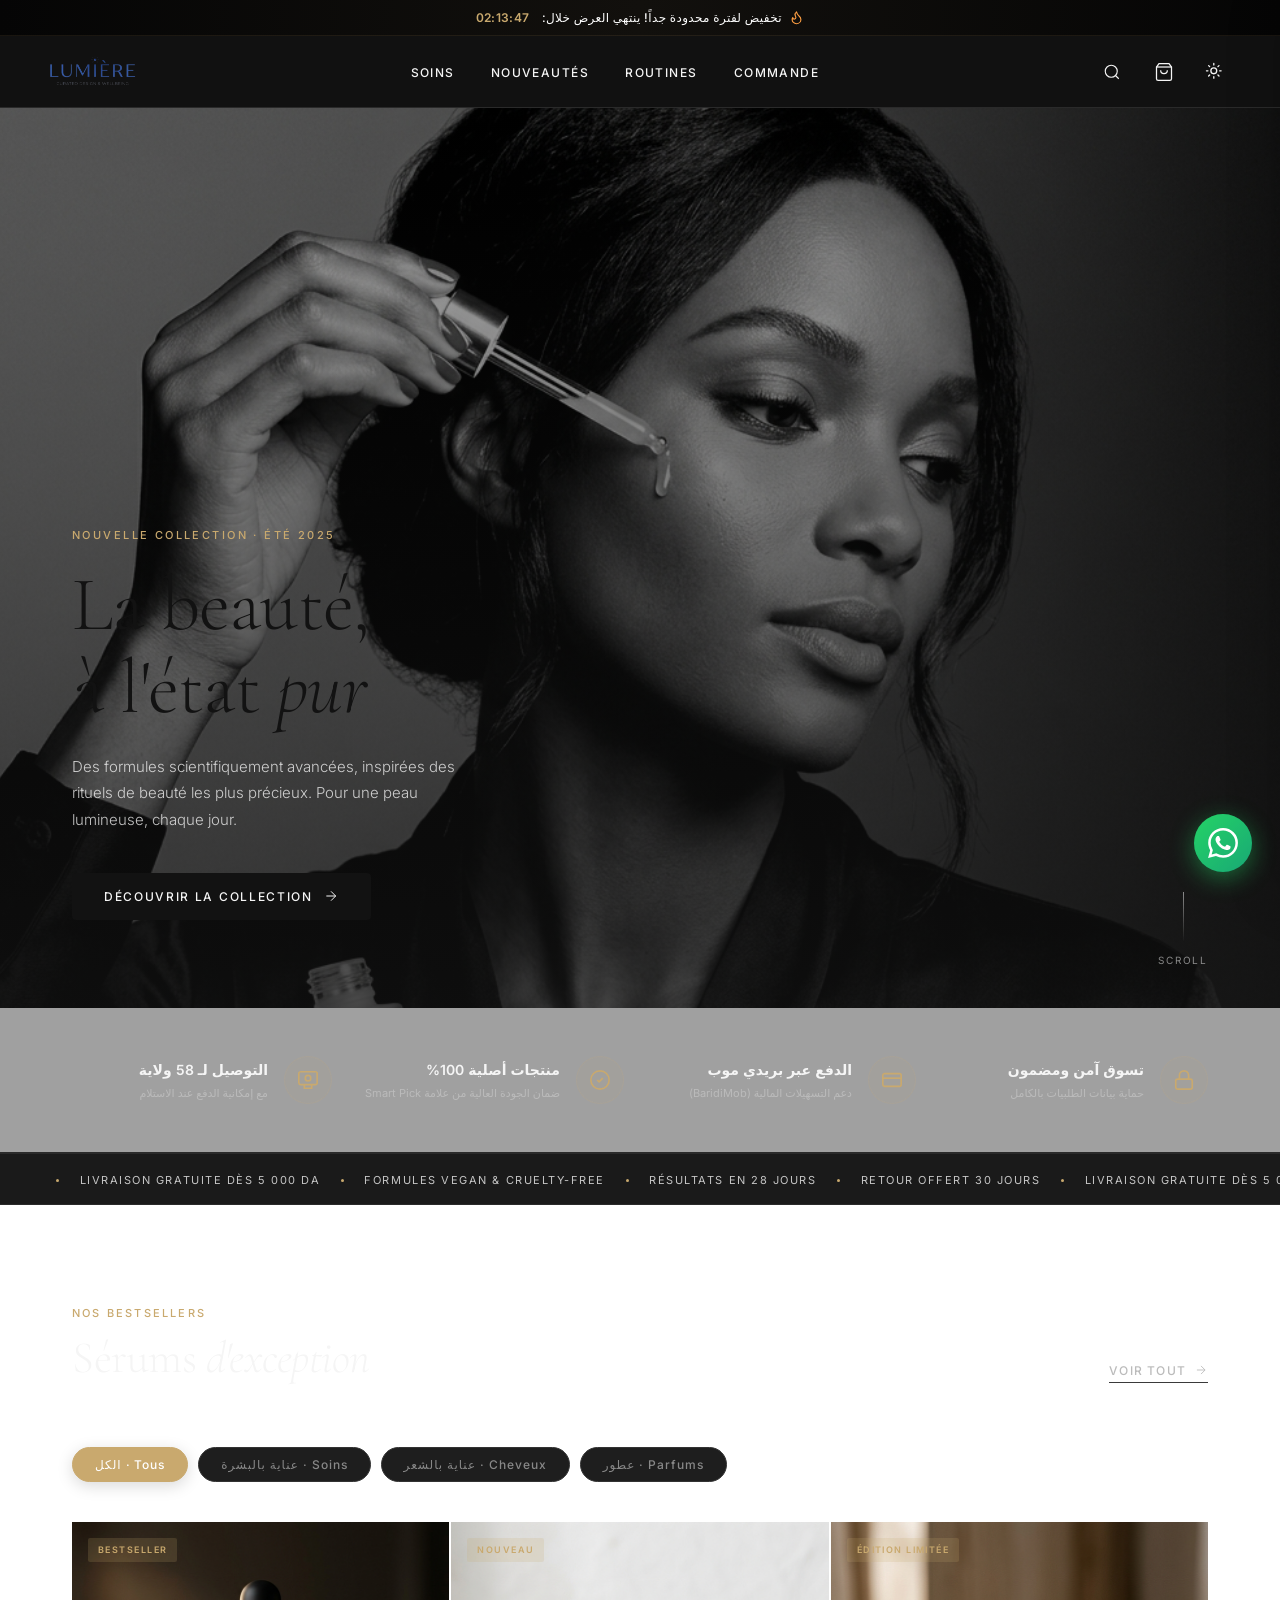
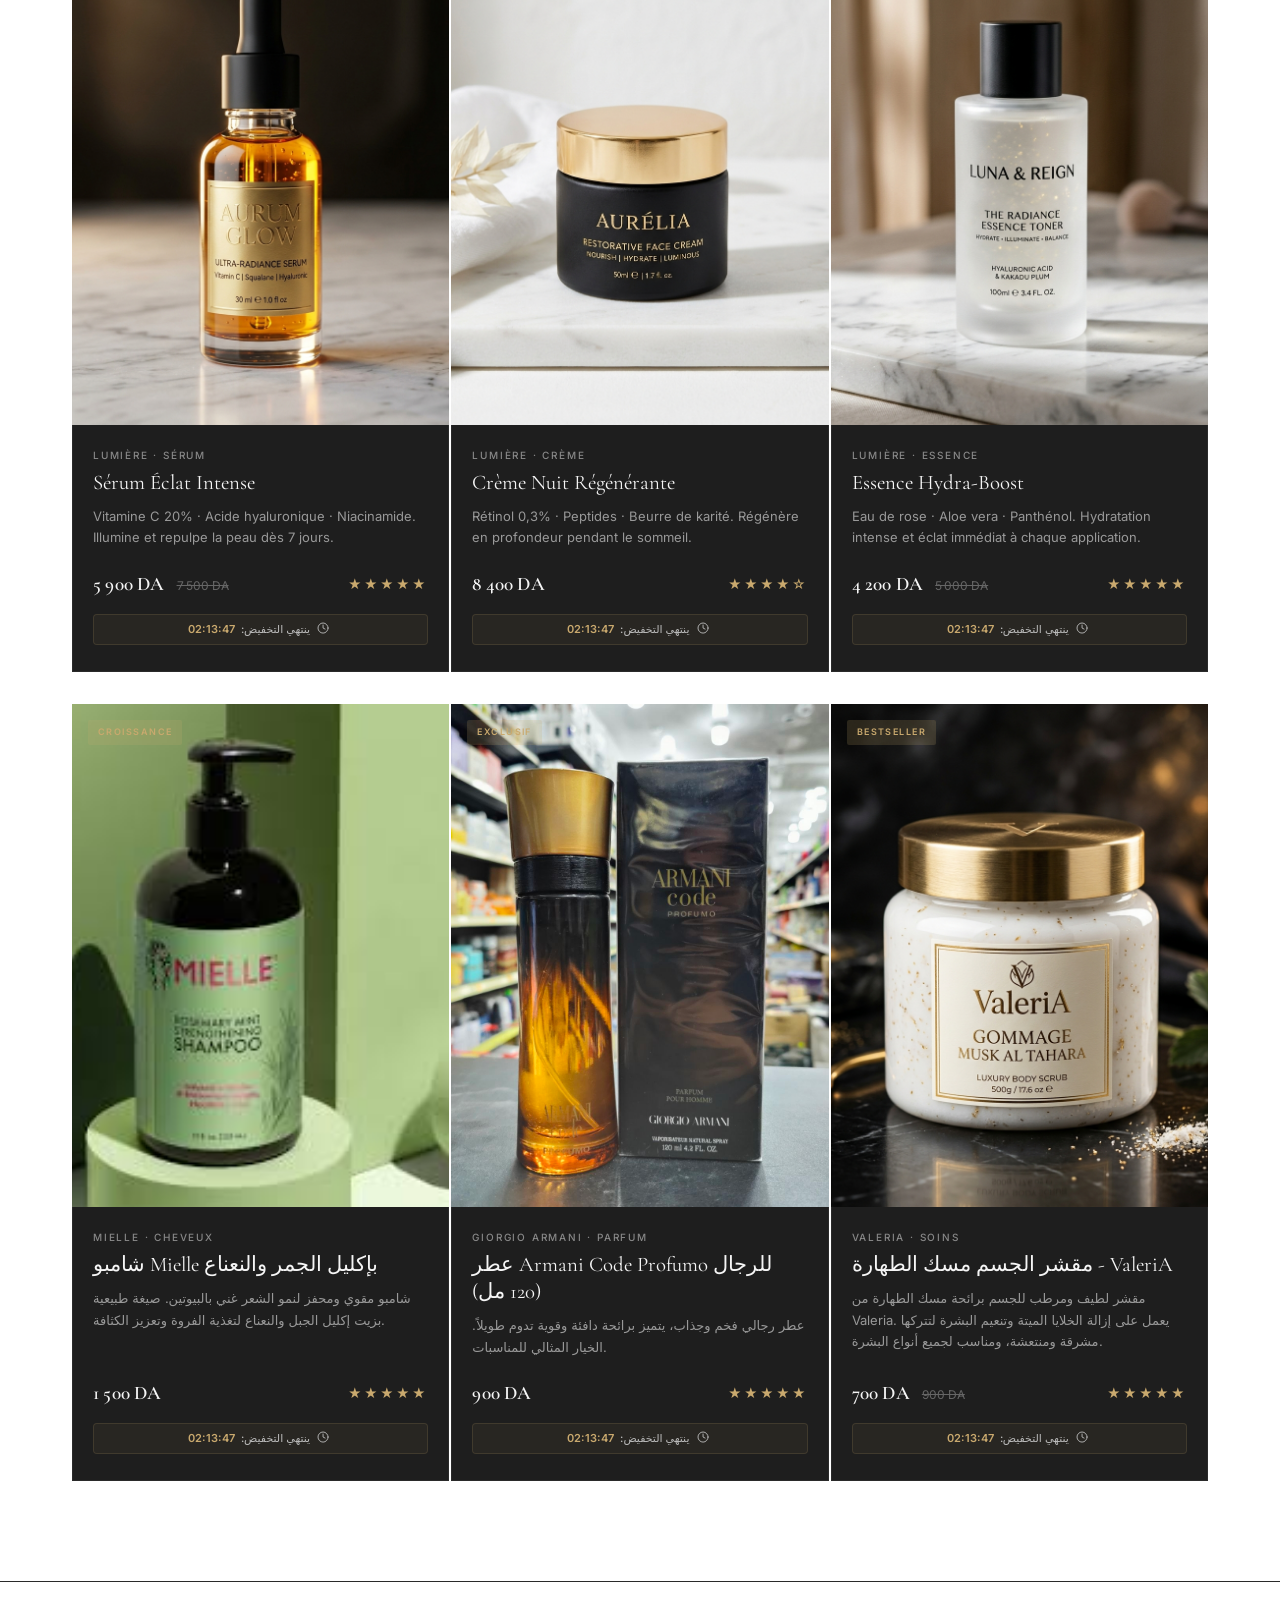
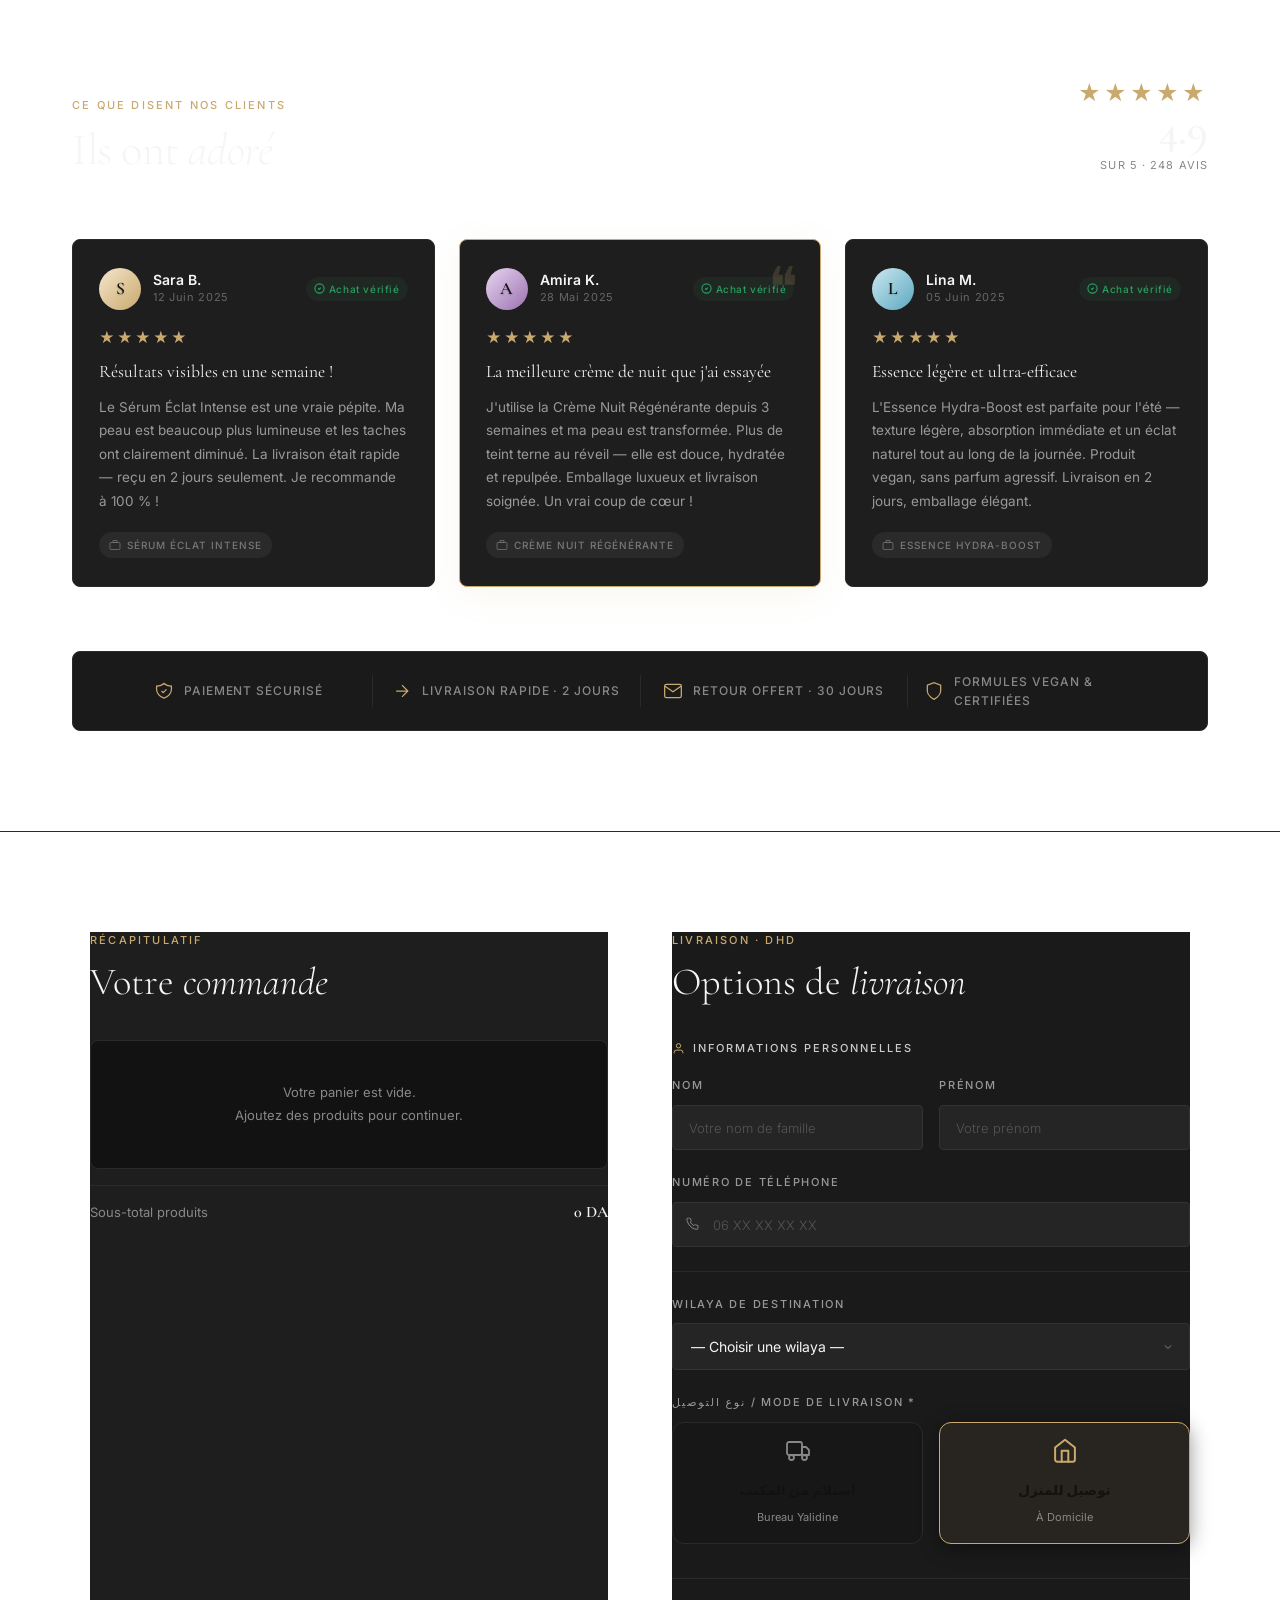
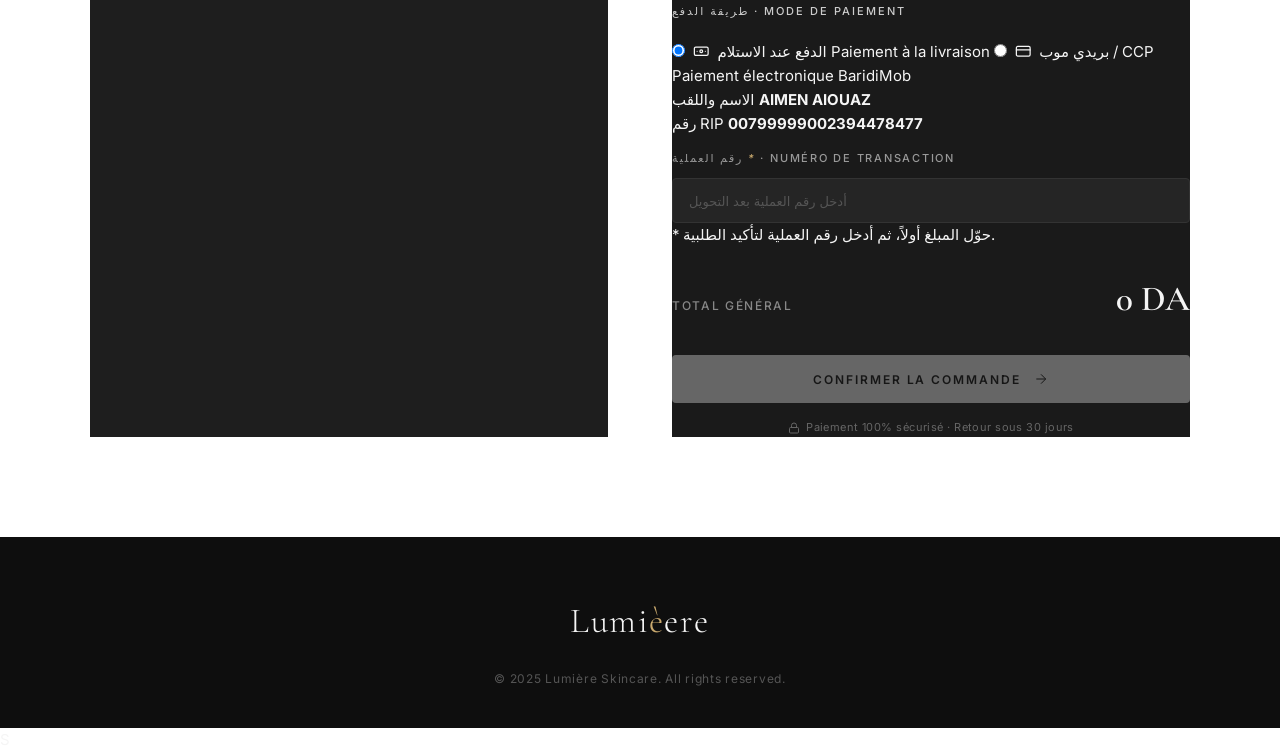
<file: product.html>
<!DOCTYPE html>
<html lang="ar" dir="ltr">
<head>
  <meta charset="UTF-8" />
  <meta name="viewport" content="width=device-width, initial-scale=1.0" />
  <title id="page-title">LUMIÈRE — Détails du Produit</title>
  <link rel="stylesheet" href="style.css" />
</head>
<body>

  <!-- خلفية متحركة هادئة للموقع -->
  <div class="animated-bg-container">
      <div class="blur-orb orb-1"></div>
      <div class="blur-orb orb-2"></div>
      <div class="blur-orb orb-3"></div>
  </div>

  <!-- بنر شريطي تخفيض لفترة محدودة -->
  <div class="promo-banner">
    <span><svg class="icon-svg icon-fire" viewBox="0 0 24 24" fill="none" stroke="currentColor" stroke-width="1.8" stroke-linecap="round" stroke-linejoin="round"><path d="M8.5 14.5A2.5 2.5 0 0 0 11 12c0-1.38-.5-2-1-3-1.072-2.143-.224-4.054 2-6 .5 2.5 2 4.9 4 6.5 2 1.6 3 3.5 3 5.5a7 7 0 1 1-14 0c0-1.153.433-2.294 1-3a2.5 2.5 0 0 0 2.5 2.5z"/></svg> تخفيض لفترة محدودة جداً! ينتهي العرض خلال: </span>
    <span id="countdown-timer">02:14:00</span>
  </div>

  <!-- 🧭 NAVBAR -->
  <nav class="navbar">
    <a href="index.html" class="nav__logo" aria-label="Lumière Accueil">
      <img src="images/removebg-preview.png" alt="Lumière" class="nav__logo-img" />
    </a>

    <ul class="nav__links">
      <li><a href="index.html#products">Soins</a></li>
      <li><a href="index.html#products">Nouveautés</a></li>
      <li><a href="index.html#products">Routines</a></li>
      <li><a href="index.html#checkout">Commande</a></li>
    </ul>

    <div class="nav__right">
      <button class="nav__icon-btn nav__cart-btn" title="Panier" id="cart-btn" aria-label="Ouvrir le panier">
        <svg width="20" height="20" viewBox="0 0 24 24" fill="none" stroke="currentColor" stroke-width="1.5">
          <path d="M6 2 3 6v14a2 2 0 0 0 2 2h14a2 2 0 0 0 2-2V6l-3-4z"/>
          <line x1="3" y1="6" x2="21" y2="6"/>
          <path d="M16 10a4 4 0 0 1-8 0"/>
        </svg>
        <span class="nav__cart-badge" id="cart-count">0</span>
      </button>
      <button class="nav__icon-btn dark-toggle" id="dark-toggle-btn" title="Mode sombre" aria-label="Basculer le mode sombre">
        <span id="dark-toggle-icon"><svg class="icon-svg icon-moon" viewBox="0 0 24 24" fill="none" stroke="currentColor" stroke-width="1.8" stroke-linecap="round" stroke-linejoin="round"><path d="M12 3a6 6 0 0 0 9 9 9 9 0 1 1-9-9Z"/></svg></span>
      </button>
    </div>
  </nav>

  <!-- 🛍️ CART DRAWER -->
  <div class="drawer-backdrop" id="drawer-backdrop"></div>
  <aside class="cart-drawer" id="cart-drawer" aria-label="Panier" aria-hidden="true">
    <div class="drawer__head">
      <div class="drawer__head-left">
        <svg width="18" height="18" viewBox="0 0 24 24" fill="none" stroke="currentColor" stroke-width="1.5">
          <path d="M6 2 3 6v14a2 2 0 0 0 2 2h14a2 2 0 0 0 2-2V6l-3-4z"/>
          <line x1="3" y1="6" x2="21" y2="6"/>
          <path d="M16 10a4 4 0 0 1-8 0"/>
        </svg>
        <span class="drawer__title">Mon Panier</span>
        <span class="drawer__count" id="drawer-count">0</span>
      </div>
      <button class="drawer__close" id="drawer-close" aria-label="Fermer le panier">
        <svg width="18" height="18" viewBox="0 0 24 24" fill="none" stroke="currentColor" stroke-width="2">
          <path d="M18 6 6 18M6 6l12 12"/>
        </svg>
      </button>
    </div>
    <div class="drawer__body" id="drawer-body">
      <div class="drawer__empty" id="drawer-empty">
        <svg width="48" height="48" viewBox="0 0 24 24" fill="none" stroke="currentColor" stroke-width="1">
          <path d="M6 2 3 6v14a2 2 0 0 0 2 2h14a2 2 0 0 0 2-2V6l-3-4z"/>
          <line x1="3" y1="6" x2="21" y2="6"/>
          <path d="M16 10a4 4 0 0 1-8 0"/>
        </svg>
        <p>Votre panier est vide</p>
        <span>Ajoutez des produits pour commencer</span>
      </div>
      <div class="drawer__items" id="drawer-items"></div>
    </div>
    <div class="drawer__foot" id="drawer-foot">
      <div class="drawer__subtotal">
        <span>Sous-total</span>
        <span class="drawer__subtotal-val" id="drawer-subtotal">0 DA</span>
      </div>
      <a href="index.html#checkout" class="drawer__cta" id="drawer-cta" onclick="closeDrawer()">
        الذهاب لتأكيد الطلب <svg class="icon-svg icon-cart" viewBox="0 0 24 24" fill="none" stroke="currentColor" stroke-width="1.8" stroke-linecap="round" stroke-linejoin="round"><circle cx="8" cy="21" r="1"/><circle cx="19" cy="21" r="1"/><path d="M2.05 2.05h2l2.66 12.42a2 2 0 0 0 2 1.58h9.78a2 2 0 0 0 1.95-1.57l1.65-7.43H5.12"/></svg>
      </a>
      <p class="drawer__note">Frais de livraison calculés à l'étape suivante</p>
    </div>
  </aside>

  <!-- 📦 PRODUCT DETAIL WRAPPER -->
  <main class="pdetails-container">
    <div class="pdetails__inner">
      
      <!-- Back Link -->
      <div class="pdetails__back">
        <a href="index.html#products">
          <svg width="14" height="14" viewBox="0 0 24 24" fill="none" stroke="currentColor" stroke-width="2"><path d="M19 12H5M12 19l-7-7 7-7"/></svg>
          Retour aux soins
        </a>
      </div>

      <div class="pdetails__main-grid">
        <!-- Left: Image Gallery -->
        <div class="pdetails__gallery">
          <div class="pdetails__img-card">
            <img id="main-product-img" src="" alt="Product Image" />
          </div>
        </div>

        <!-- Right: Details Content -->
        <div class="pdetails__info" dir="rtl">
          <p id="product-brand" class="pdetails__brand"></p>
          <h1 id="product-title" class="pdetails__title"></h1>
          
          <div class="pdetails__rating">
            <span class="pdetails__stars">★★★★★</span>
            <span class="pdetails__rating-text">(4.9/5 - 42 avis)</span>
          </div>

          <div class="pdetails__price-row">
            <span id="product-price" class="pdetails__price"></span>
            <span id="product-old-price" class="pdetails__old-price"></span>
          </div>

          <div class="pdetails__divider"></div>

          <!-- Quantity Bundles Section -->
          <div class="pdetails__bundles" dir="rtl">
            <span class="pdetails__option-label">اختر العرض المناسب لك:</span>
            <div class="bundles-container">
              <!-- Option 1 -->
              <div class="bundle-card is-selected" data-option="1" onclick="selectBundle(1)">
                <input type="radio" name="quantity_bundle" id="bundle-opt-1" value="1" checked style="display:none;" />
                <div class="bundle-card__content">
                  <div class="bundle-card__title">
                    <span class="bundle-card__dot"></span>
                    <span class="bundle-card__name">قطعة واحدة <svg class="icon-svg icon-tag" viewBox="0 0 24 24" fill="none" stroke="currentColor" stroke-width="1.8" stroke-linecap="round" stroke-linejoin="round"><path d="M12 2H2v10l9.29 9.29c.94.94 2.48.94 3.42 0l5.58-5.58c.94-.94.94-2.48 0-3.42L12 2Z"/><path d="M7 7h.01"/></svg></span>
                  </div>
                  <div class="bundle-card__details">السعر العادي للمنتج</div>
                </div>
                <div class="bundle-card__price">
                  <span class="bundle-card__price-val" id="bundle-price-1">0 DA</span>
                </div>
              </div>

              <!-- Option 2 -->
              <div class="bundle-card" data-option="2" onclick="selectBundle(2)">
                <input type="radio" name="quantity_bundle" id="bundle-opt-2" value="2" style="display:none;" />
                <div class="bundle-card__content">
                  <div class="bundle-card__title">
                    <span class="bundle-card__dot"></span>
                    <span class="bundle-card__name">قطعتين (2) <svg class="icon-svg icon-sparkles" viewBox="0 0 24 24" fill="none" stroke="currentColor" stroke-width="1.8" stroke-linecap="round" stroke-linejoin="round"><path d="m12 3-1.912 5.813a2 2 0 0 1-1.275 1.275L3 12l5.813 1.912a2 2 0 0 1 1.275 1.275L12 21l1.912-5.813a2 2 0 0 1 1.275-1.275L21 12l-5.813-1.912a2 2 0 0 1-1.275-1.275L12 3Z"/></svg></span>
                  </div>
                  <div class="bundle-card__details">خصم 20% على القطعة الثانية</div>
                </div>
                <div class="bundle-card__price">
                  <span class="bundle-card__price-val" id="bundle-price-2">0 DA</span>
                </div>
              </div>

              <!-- Option 3 -->
              <div class="bundle-card" data-option="3" onclick="selectBundle(3)">
                <span class="bundle-badge"><svg class="icon-svg icon-fire" viewBox="0 0 24 24" fill="none" stroke="currentColor" stroke-width="1.8" stroke-linecap="round" stroke-linejoin="round"><path d="M8.5 14.5A2.5 2.5 0 0 0 11 12c0-1.38-.5-2-1-3-1.072-2.143-.224-4.054 2-6 .5 2.5 2 4.9 4 6.5 2 1.6 3 3.5 3 5.5a7 7 0 1 1-14 0c0-1.153.433-2.294 1-3a2.5 2.5 0 0 0 2.5 2.5z"/></svg> العرض الأقوى</span>
                <input type="radio" name="quantity_bundle" id="bundle-opt-3" value="3" style="display:none;" />
                <div class="bundle-card__content">
                  <div class="bundle-card__title">
                    <span class="bundle-card__dot"></span>
                    <span class="bundle-card__name">3 قطع (2 + 1 مجاناً) <svg class="icon-svg icon-gift" viewBox="0 0 24 24" fill="none" stroke="currentColor" stroke-width="1.8" stroke-linecap="round" stroke-linejoin="round"><rect x="3" y="8" width="18" height="4" rx="1"/><path d="M12 8v13M19 12v7a2 2 0 0 1-2 2H7a2 2 0 0 1-2-2v-7"/><path d="M7.5 8a2.5 2.5 0 0 1 0-5A4.3 4.3 0 0 1 12 8a4.3 4.3 0 0 1 4.5-5 2.5 2.5 0 0 1 0 5"/></svg></span>
                  </div>
                  <div class="bundle-card__details">اشترِ 2 واحصل على 1 مجاناً + شحن مجاني لـ 58 ولاية</div>
                </div>
                <div class="bundle-card__price">
                  <span class="bundle-card__price-val" id="bundle-price-3">0 DA</span>
                </div>
              </div>
            </div>
          </div>

          <!-- Volume Selection -->
          <div class="pdetails__option-group">
            <span class="pdetails__option-label">الحجم / Volume:</span>
            <span id="product-volume" class="pdetails__volume-tag"></span>
          </div>

          <!-- Description -->
          <div class="pdetails__option-group">
            <span class="pdetails__option-label">الوصف / Description:</span>
            <p id="product-desc" class="pdetails__description"></p>
          </div>

          <!-- Quantity Selector -->
          <div class="pdetails__qty-section" style="display: none;">
            <span class="pdetails__option-label">الكمية / Quantité:</span>
            <div class="pdetails__qty-control">
              <button class="pqty-btn" id="qty-minus" aria-label="Diminuer">
                <svg width="12" height="12" viewBox="0 0 24 24" fill="none" stroke="currentColor" stroke-width="2.5"><path d="M5 12h14"/></svg>
              </button>
              <span id="product-qty-display" class="pqty-display">1</span>
              <button class="pqty-btn" id="qty-plus" aria-label="Augmenter">
                <svg width="12" height="12" viewBox="0 0 24 24" fill="none" stroke="currentColor" stroke-width="2.5"><path d="M12 5v14M5 12h14"/></svg>
              </button>
            </div>
          </div>

          <!-- Add to Cart CTA -->
          <button class="pdetails__add-btn" id="product-add-to-cart" style="display: none;">
            <span>إضافة إلى سلة المشتريات · Ajouter au panier</span>
            <svg width="16" height="16" viewBox="0 0 24 24" fill="none" stroke="currentColor" stroke-width="1.5">
              <path d="M6 2 3 6v14a2 2 0 0 0 2 2h14a2 2 0 0 0 2-2V6l-3-4z"/>
              <line x1="3" y1="6" x2="21" y2="6"/>
              <path d="M16 10a4 4 0 0 1-8 0"/>
            </svg>
          </button>

          <!-- One-Page Express Checkout Form -->
          <div class="express-checkout" dir="rtl">
            <h3 class="express-checkout__title"><svg class="icon-svg icon-doc" viewBox="0 0 24 24" fill="none" stroke="currentColor" stroke-width="1.8" stroke-linecap="round" stroke-linejoin="round"><path d="M14.5 2H6a2 2 0 0 0-2 2v16a2 2 0 0 0 2 2h12a2 2 0 0 0 2-2V7.5L14.5 2z"/><polyline points="14 2 14 8 20 8"/></svg> استمارة الطلب المباشر السريع / Express Order</h3>
            <form id="express-checkout-form" class="express-form">
              
              <!-- الاسم الكامل -->
              <div class="express-form__group">
                <label class="express-form__label" for="express-input-fullname"><svg class="icon-svg icon-user" viewBox="0 0 24 24" fill="none" stroke="currentColor" stroke-width="1.8" stroke-linecap="round" stroke-linejoin="round"><path d="M20 21v-2a4 4 0 0 0-4-4H8a4 4 0 0 0-4 4v2"/><circle cx="12" cy="7" r="4"/></svg> الاسم الكامل / Nom Complet *</label>
                <input class="express-form__input" type="text" id="express-input-fullname" placeholder="الاسم واللقب" required />
              </div>

              <!-- رقم الهاتف -->
              <div class="express-form__group">
                <label class="express-form__label" for="express-input-phone"><svg class="icon-svg icon-phone" viewBox="0 0 24 24" fill="none" stroke="currentColor" stroke-width="1.8" stroke-linecap="round" stroke-linejoin="round"><path d="M22 16.92v3a2 2 0 0 1-2.18 2 19.79 19.79 0 0 1-8.63-3.07A19.5 19.5 0 0 1 4.69 12 19.79 19.79 0 0 1 1.61 3.38 2 2 0 0 1 3.59 1h3a2 2 0 0 1 2 1.72c.127.96.361 1.903.7 2.81a2 2 0 0 1-.45 2.11L7.91 8.56a16 16 0 0 0 6.29 6.29l.92-.92a2 2 0 0 1 2.11-.45c.907.339 1.85.573 2.81.7A2 2 0 0 1 22 16.92z"/></svg> رقم الهاتف / Téléphone *</label>
                <input class="express-form__input" type="tel" id="express-input-phone" placeholder="05 XX XX XX XX / 06 XX XX XX XX / 07 XX XX XX XX" required />
              </div>

              <!-- الولاية -->
              <div class="express-form__group">
                <label class="express-form__label" for="express-select-wilaya"><svg class="icon-svg icon-mappin" viewBox="0 0 24 24" fill="none" stroke="currentColor" stroke-width="1.8" stroke-linecap="round" stroke-linejoin="round"><path d="M20 10c0 6-8 12-8 12s-8-6-8-12a8 8 0 0 1 16 0Z"/><circle cx="12" cy="10" r="3"/></svg> الولاية / Wilaya *</label>
                <div class="express-form__select-wrap">
                  <select class="express-form__select" id="express-select-wilaya" required>
                    <option value="">— اختر الولاية —</option>
                  </select>
                </div>
              </div>

              <!-- البلدية / العنوان -->
              <div class="express-form__group">
                <label class="express-form__label" for="express-input-address"><svg class="icon-svg icon-home" viewBox="0 0 24 24" fill="none" stroke="currentColor" stroke-width="1.8" stroke-linecap="round" stroke-linejoin="round"><path d="m3 9 9-7 9 7v11a2 2 0 0 1-2 2H5a2 2 0 0 1-2-2z"/><polyline points="9 22 9 12 15 12 15 22"/></svg> البلدية أو العنوان / Adresse *</label>
                <input class="express-form__input" type="text" id="express-input-address" placeholder="البلدية أو عنوان السكن بالتفصيل" required />
              </div>

              <!-- نوع التوصيل -->
              <div class="express-form__group">
                <label class="express-form__label" for="express-select-delivery"><svg class="icon-svg icon-truck" viewBox="0 0 24 24" fill="none" stroke="currentColor" stroke-width="1.8" stroke-linecap="round" stroke-linejoin="round"><rect x="1" y="3" width="15" height="13" rx="2" ry="2"/><polygon points="16 8 20 8 23 11 23 16 16 16 16 8"/><circle cx="5.5" cy="18.5" r="2.5"/><circle cx="18.5" cy="18.5" r="2.5"/></svg> نوع التوصيل / Mode de livraison *</label>
                <div class="express-form__select-wrap">
                  <select class="express-form__select" id="express-select-delivery" required>
                    <option value="home" selected>التوصيل للمنزل / Livraison à Domicile</option>
                    <option value="office">استلام من مكتب ياليدين / Bureau Yalidine</option>
                  </select>
                </div>
              </div>

              <!-- Live Invoice Display -->
              <div class="express-invoice">
                <div class="express-invoice__row">
                  <span>سعر المنتج / Prix du produit:</span>
                  <span id="invoice-product-price">0 DA</span>
                </div>
                <div class="express-invoice__row">
                  <span>سعر التوصيل / Frais de port:</span>
                  <span id="invoice-shipping-price">— DA</span>
                </div>
                <div class="express-invoice__divider"></div>
                <div class="express-invoice__row express-invoice__row--total">
                  <span>المجموع الإجمالي / Total Général:</span>
                  <span id="invoice-total-price">0 DA</span>
                </div>
              </div>

              <!-- Confirm Order CTA -->
              <button type="submit" class="express-checkout__cta" id="express-confirm-btn">
                اضغط هنا لتأكيد الطلب الآن <svg class="icon-svg icon-cart" viewBox="0 0 24 24" fill="none" stroke="currentColor" stroke-width="1.8" stroke-linecap="round" stroke-linejoin="round"><circle cx="8" cy="21" r="1"/><circle cx="19" cy="21" r="1"/><path d="M2.05 2.05h2l2.66 12.42a2 2 0 0 0 2 1.58h9.78a2 2 0 0 0 1.95-1.57l1.65-7.43H5.12"/></svg>
              </button>
            </form>
          </div>

          <!-- FAQ Accordion Section -->
          <div class="faq-section" dir="rtl">
            <h3 class="faq-section__title"><svg class="icon-svg icon-question" viewBox="0 0 24 24" fill="none" stroke="currentColor" stroke-width="1.8" stroke-linecap="round" stroke-linejoin="round"><circle cx="12" cy="12" r="10"/><path d="M9.09 9a3 3 0 0 1 5.83 1c0 2-3 3-3 3"/><line x1="12" y1="17" x2="12.01" y2="17"/></svg> أسئلة متكررة</h3>
            <div class="faq-container">
              <div class="faq-item">
                <button type="button" class="faq-question">
                  <span>هل منتجات Lumière أصلية؟</span>
                  <span class="faq-icon">+</span>
                </button>
                <div class="faq-answer">
                  <div class="faq-answer-content">
                    <p>نعم، جميع منتجاتنا أصلية ومضمونة 100% من علامة Smart Pick لضمان أفضل جودة لزبائننا.</p>
                  </div>
                </div>
              </div>
              <div class="faq-item">
                <button type="button" class="faq-question">
                  <span>كم يستغرق توصيل الطلبية؟</span>
                  <span class="faq-icon">+</span>
                </button>
                <div class="faq-answer">
                  <div class="faq-answer-content">
                    <p>التوصيل سريع جداً! يستغرق من 24 إلى 48 ساعة في ولايات الشمال، ومن 2 إلى 4 أيام لولايات الجنوب.</p>
                  </div>
                </div>
              </div>
              <div class="faq-item">
                <button type="button" class="faq-question">
                  <span>كيف أستطيع الدفع؟ وهل تدعمون بريدي موب؟</span>
                  <span class="faq-icon">+</span>
                </button>
                <div class="faq-answer">
                  <div class="faq-answer-content">
                    <p>نوفر خدمة الدفع عند الاستلام (خلص كي تلحقك السلعة)، كما ندعم الدفع المسبق الآمن عبر تطبيق BaridiMob لتسهيل المعاملات.</p>
                  </div>
                </div>
              </div>
              <div class="faq-item">
                <button type="button" class="faq-question">
                  <span>هل يمكنني إرجاع المنتج؟</span>
                  <span class="faq-icon">+</span>
                </button>
                <div class="faq-answer">
                  <div class="faq-answer-content">
                    <p>بالتأكيد، إذا كان هناك أي عيب مصنعي في المنتج، يمكنك التواصل مع خدمة العملاء لاستبداله فوراً.</p>
                  </div>
                </div>
              </div>
            </div>
          </div>
        </div>
      </div>

      <!-- Bottom: Benefits Checklist -->
      <section class="pdetails__benefits-sec" dir="rtl">
        <h2 class="pdetails__benefits-title">الفوائد والضمانات / Avantages &amp; Bénéfices</h2>
        <ul id="product-benefits-list" class="pdetails__benefits-list">
          <!-- Populated dynamically via JS -->
        </ul>
      </section>

    </div>
  </main>

  <!-- 🦶 FOOTER -->
  <footer class="footer">
    <div class="footer__brand">Lumi<span>è</span>ere</div>
    <p class="footer__copy">© 2025 Lumière Skincare. All rights reserved.</p>
  </footer>

  <!-- Modal overlay for Order confirmation (Express) -->
  <div class="modal-overlay" id="modal-overlay" role="dialog" aria-modal="true" aria-labelledby="modal-title" aria-hidden="true">
    <div class="modal-card" id="modal-card">
      <div class="modal-icon" id="modal-icon"></div>
      <h2 class="modal-title" id="modal-title">Commande confirmée !</h2>
      <p class="modal-body" id="modal-body">Votre commande a bien été reçue. Nous vous contacterons très bientôt.</p>
      <button class="modal-close" id="modal-close">Fermer</button>
    </div>
  </div>

  <!-- JAVASCRIPT SHARED PRODUCTS DATA -->
  <script src="products.js"></script>

  <script>
    /* =========================================================
       🛒  CART STATE — localStorage backed
    ========================================================= */
    function loadCart() {
      try { return JSON.parse(localStorage.getItem('lumiere_cart')) || {}; }
      catch { return {}; }
    }
    function saveCart(c) {
      localStorage.setItem('lumiere_cart', JSON.stringify(c));
    }

    let cart = loadCart();

    function cartTotalQty() {
      return Object.values(cart).reduce((s, q) => s + q, 0);
    }
    function cartSubtotal() {
      return Object.entries(cart).reduce((s, [n, q]) => s + (CATALOGUE[n]?.price ?? 0) * q, 0);
    }

    /* DOM REFS */
    const badgeEl       = document.getElementById('cart-count');
    const drawerCountEl = document.getElementById('drawer-count');
    const drawerSubEl   = document.getElementById('drawer-subtotal');
    const drawerItems   = document.getElementById('drawer-items');
    const drawerEmpty   = document.getElementById('drawer-empty');
    const drawerFoot    = document.getElementById('drawer-foot');

    function render() {
      const qty      = cartTotalQty();
      const subtotal = cartSubtotal();
      const isEmpty  = qty === 0;

      badgeEl.textContent       = qty;
      drawerCountEl.textContent = qty;
      badgeEl.style.display     = qty > 0 ? 'flex' : 'none';

      drawerEmpty.style.display = isEmpty ? 'flex' : 'none';
      drawerItems.innerHTML     = '';
      drawerFoot.style.display  = isEmpty ? 'none' : 'flex';

      if (!isEmpty) {
        Object.entries(cart).forEach(([name, qty]) => {
          const price = CATALOGUE[name]?.price ?? 0;
          const img   = CATALOGUE[name]?.img   ?? '';
          const row   = document.createElement('div');
          row.className = 'drawer__item';
          row.innerHTML = `
            <div class="di__img-wrap">
              <img src="${img}" alt="${name}" class="di__img" />
            </div>
            <div class="di__info">
              <p class="di__name">${name}</p>
              <p class="di__price">${(price * qty).toLocaleString('fr-DZ')} DA</p>
              <div class="di__controls">
                <button class="di__btn" onclick="changeQty('${name}', -1)" aria-label="Diminuer">
                  <svg width="12" height="12" viewBox="0 0 24 24" fill="none" stroke="currentColor" stroke-width="2.5"><path d="M5 12h14"/></svg>
                </button>
                <span class="di__qty">${qty}</span>
                <button class="di__btn" onclick="changeQty('${name}', 1)" aria-label="Augmenter">
                  <svg width="12" height="12" viewBox="0 0 24 24" fill="none" stroke="currentColor" stroke-width="2.5"><path d="M12 5v14M5 12h14"/></svg>
                </button>
              </div>
            </div>
            <button class="di__remove" onclick="removeItem('${name}')" aria-label="Supprimer ${name}">
              <svg width="14" height="14" viewBox="0 0 24 24" fill="none" stroke="currentColor" stroke-width="2"><path d="M18 6 6 18M6 6l12 12"/></svg>
            </button>
          `;
          drawerItems.appendChild(row);
        });
      }
      drawerSubEl.textContent = subtotal.toLocaleString('fr-DZ') + ' DA';
    }

    function addToCartSpecific(name, count) {
      cart[name] = (cart[name] || 0) + count;
      saveCart(cart);
      render();

      /* badge animation */
      badgeEl.style.transform = 'scale(1.7)';
      setTimeout(() => badgeEl.style.transform = '', 300);
    }

    function changeQty(name, delta) {
      if (!cart[name]) return;
      cart[name] += delta;
      if (cart[name] <= 0) delete cart[name];
      saveCart(cart);
      render();
    }

    function removeItem(name) {
      delete cart[name];
      saveCart(cart);
      render();
    }

    /* 🪟 DRAWER CONTROL */
    const cartDrawer   = document.getElementById('cart-drawer');
    const backdrop     = document.getElementById('drawer-backdrop');
    const cartBtn      = document.getElementById('cart-btn');
    const drawerClose  = document.getElementById('drawer-close');

    function openDrawer() {
      cartDrawer.classList.add('is-open');
      backdrop.classList.add('is-visible');
      cartDrawer.setAttribute('aria-hidden', 'false');
      document.body.style.overflow = 'hidden';
    }
    function closeDrawer() {
      cartDrawer.classList.remove('is-open');
      backdrop.classList.remove('is-visible');
      cartDrawer.setAttribute('aria-hidden', 'true');
      document.body.style.overflow = '';
    }
    cartBtn.addEventListener('click', openDrawer);
    drawerClose.addEventListener('click', closeDrawer);
    backdrop.addEventListener('click', closeDrawer);
    document.addEventListener('keydown', e => { if (e.key === 'Escape') closeDrawer(); });

    /* 🌙 DARK MODE */
    const darkToggleBtn  = document.getElementById('dark-toggle-btn');
    const darkToggleIcon = document.getElementById('dark-toggle-icon');

    const SUN_SVG = `<svg class="icon-svg icon-sun" viewBox="0 0 24 24" fill="none" stroke="currentColor" stroke-width="1.8" stroke-linecap="round" stroke-linejoin="round"><circle cx="12" cy="12" r="4"/><path d="M12 2v2M12 20v2M4.93 4.93l1.41 1.41M17.66 17.66l1.41 1.41M2 12h2M20 12h2M6.34 17.66l-1.41 1.41M19.07 4.93l-1.41 1.41"/></svg>`;
    const MOON_SVG = `<svg class="icon-svg icon-moon" viewBox="0 0 24 24" fill="none" stroke="currentColor" stroke-width="1.8" stroke-linecap="round" stroke-linejoin="round"><path d="M12 3a6 6 0 0 0 9 9 9 9 0 1 1-9-9Z"/></svg>`;

    function isNightTime() {
      const h = new Date().getHours();
      return h >= 19 || h < 7;
    }
    function applyDarkMode(on) {
      document.body.classList.toggle('dark-mode', on);
      darkToggleIcon.innerHTML = on ? SUN_SVG : MOON_SVG;
      darkToggleBtn.setAttribute('title', on ? 'Mode clair' : 'Mode sombre');
    }
    (function initDarkMode() {
      const saved = localStorage.getItem('lumiere_darkmode');
      if (saved !== null) applyDarkMode(saved === 'true');
      else applyDarkMode(isNightTime());
    })();
    darkToggleBtn.addEventListener('click', () => {
      const isDark = document.body.classList.contains('dark-mode');
      applyDarkMode(!isDark);
      localStorage.setItem('lumiere_darkmode', String(!isDark));
    });

    /* =========================================================
       🧭  NAVBAR shrink on scroll
    ========================================================= */
    const navbar = document.querySelector('.navbar');
    window.addEventListener('scroll', () => {
      if (window.scrollY > 60) {
        navbar.classList.add('navbar--shrink');
      } else {
        navbar.classList.remove('navbar--shrink');
      }
    });

    /* =========================================================
       ⏰  COUNTDOWN TIMER
    ========================================================= */
    (function initCountdown() {
      const TIMER_DURATION_MS = (2 * 3600 + 14 * 60) * 1000;
      const timerEl = document.getElementById('countdown-timer');
      if (!timerEl) return;
      let endTime = localStorage.getItem('lumiere_timer_end');
      const now = Date.now();
      if (!endTime || parseInt(endTime, 10) <= now) {
        endTime = now + TIMER_DURATION_MS;
        localStorage.setItem('lumiere_timer_end', String(endTime));
      } else {
        endTime = parseInt(endTime, 10);
      }
      function updateTimer() {
        const remaining = endTime - Date.now();
        if (remaining <= 0) {
          endTime = Date.now() + TIMER_DURATION_MS;
          localStorage.setItem('lumiere_timer_end', String(endTime));
        }
        const totalSec = Math.max(0, Math.floor((endTime - Date.now()) / 1000));
        const hours = Math.floor(totalSec / 3600);
        const minutes = Math.floor((totalSec % 3600) / 60);
        const seconds = totalSec % 60;
        const pad = (num) => String(num).padStart(2, '0');
        timerEl.textContent = `${pad(hours)}:${pad(minutes)}:${pad(seconds)}`;
      }
      updateTimer();
      setInterval(updateTimer, 1000);
    })();

    /* =========================================================
       🔍 PRODUCT DYNAMIC DATA FETCHING & BUNDLES
    ========================================================= */
    let currentProduct = null;
    let purchaseQty = 1;
    let selectedBundleOption = 1;

    function selectBundle(opt) {
      selectedBundleOption = opt;
      
      // Update radio input
      const radio = document.getElementById(`bundle-opt-${opt}`);
      if (radio) radio.checked = true;

      // Update card active styles
      document.querySelectorAll('.bundle-card').forEach(card => {
        const optionNum = parseInt(card.getAttribute('data-option'), 10);
        card.classList.toggle('is-selected', optionNum === opt);
      });

      // Update price display
      updateProductPriceDisplay();
    }

    function updateProductPriceDisplay() {
      if (!currentProduct) return;
      
      let basePrice = currentProduct.price;
      let total = basePrice;
      
      if (selectedBundleOption === 1) {
        total = basePrice;
      } else if (selectedBundleOption === 2) {
        total = Math.round(basePrice * 1.8);
      } else if (selectedBundleOption === 3) {
        total = basePrice * 2;
      }

      const finalPrice = total * purchaseQty;
      document.getElementById('product-price').textContent = `${finalPrice.toLocaleString('fr-DZ')} DA`;
      
      // Update express checkout live invoice
      if (typeof updateExpressInvoice === 'function') {
        updateExpressInvoice();
      }
    }

    (async function fetchProductDetails() {
      const params = new URLSearchParams(window.location.search);
      const productId = params.get('id');

      if (!productId) {
        window.location.href = 'index.html';
        return;
      }

      currentProduct = null;

      // Check localStorage first
      try {
        const localProducts = JSON.parse(localStorage.getItem('smart_pick_products')) || [];
        currentProduct = localProducts.find(p => p.id === productId);
      } catch (err) {
        console.error("Error reading localStorage products:", err);
      }

      // Fallback to static productsList
      if (!currentProduct) {
        currentProduct = productsList.find(p => p.id === productId);
      }

      if (!currentProduct) {
        window.location.href = 'index.html';
        return;
      }

      // Rebuild/extend CATALOGUE dynamically for this product if needed (so checkout and cart know its price/img)
      if (typeof CATALOGUE !== 'undefined') {
        CATALOGUE[currentProduct.name] = { price: currentProduct.price, img: currentProduct.img };
        CATALOGUE[`${currentProduct.name} (عرض قطعتين - خصم 20%)`] = { price: Math.round(currentProduct.price * 1.8), img: currentProduct.img };
        CATALOGUE[`${currentProduct.name} (عرض 3 قطع - 2+1 مجاناً)`] = { price: currentProduct.price * 2, img: currentProduct.img };
      }

      // Dynamic Title
      document.getElementById('page-title').textContent = `${currentProduct.name} — LUMIÈRE`;
      
      // Inject details
      document.getElementById('main-product-img').src = currentProduct.img;
      document.getElementById('main-product-img').alt = currentProduct.name;
      document.getElementById('product-brand').textContent = currentProduct.brand;
      document.getElementById('product-title').textContent = currentProduct.name;
      document.getElementById('product-desc').textContent = currentProduct.desc;
      document.getElementById('product-volume').textContent = currentProduct.volume || '—';

      // Populate bundle prices on cards
      document.getElementById('bundle-price-1').textContent = `${currentProduct.price.toLocaleString('fr-DZ')} DA`;
      document.getElementById('bundle-price-2').textContent = `${Math.round(currentProduct.price * 1.8).toLocaleString('fr-DZ')} DA`;
      document.getElementById('bundle-price-3').textContent = `${(currentProduct.price * 2).toLocaleString('fr-DZ')} DA`;

      if (typeof populateExpressWilayas === 'function') {
        populateExpressWilayas();
      }
      updateProductPriceDisplay();

      const oldPriceEl = document.getElementById('product-old-price');
      if (currentProduct.oldPrice) {
        oldPriceEl.textContent = `${currentProduct.oldPrice.toLocaleString('fr-DZ')} DA`;
        oldPriceEl.style.display = '';
      } else {
        oldPriceEl.style.display = 'none';
      }

      // Inject benefits
      const benefitsList = document.getElementById('product-benefits-list');
      benefitsList.innerHTML = '';
      if (currentProduct.benefits && currentProduct.benefits.length > 0) {
        currentProduct.benefits.forEach(benefit => {
          const li = document.createElement('li');
          li.innerHTML = `<span class="benefit-check">✓</span> ${benefit}`;
          benefitsList.appendChild(li);
        });
      }

      render();
    })();

    // Quantity selectors
    const qtyDisplay = document.getElementById('product-qty-display');
    document.getElementById('qty-minus').addEventListener('click', () => {
      if (purchaseQty > 1) {
        purchaseQty--;
        qtyDisplay.textContent = purchaseQty;
        updateProductPriceDisplay();
      }
    });
    document.getElementById('qty-plus').addEventListener('click', () => {
      purchaseQty++;
      qtyDisplay.textContent = purchaseQty;
      updateProductPriceDisplay();
    });

    // Add to Cart
    document.getElementById('product-add-to-cart').addEventListener('click', function(e) {
      if (!currentProduct) return;

      let cartItemName = currentProduct.name;
      if (selectedBundleOption === 2) {
        cartItemName = `${currentProduct.name} (عرض قطعتين - خصم 20%)`;
      } else if (selectedBundleOption === 3) {
        cartItemName = `${currentProduct.name} (عرض 3 قطع - 2+1 مجاناً)`;
      }

      addToCartSpecific(cartItemName, purchaseQty);

      // Button feedback
      const btn = this;
      const origText = btn.innerHTML;
      btn.innerHTML = '<span>✓ Ajouté au panier !</span>';
      btn.style.background = '#c9a96e';
      btn.disabled = true;
      
      // Open drawer for user experience
      setTimeout(() => {
        openDrawer();
      }, 300);

      setTimeout(() => {
        btn.innerHTML = origText;
        btn.style.background = '';
        btn.disabled = false;
      }, 1600);
    });

    /* =========================================================
       📍 EXPRESS CHECKOUT DROPDOWN POPULATION & INVOICE
    ========================================================= */
    function populateExpressWilayas() {
      const select = document.getElementById('express-select-wilaya');
      if (!select) return;
      select.innerHTML = '<option value="">— اختر الولاية —</option>';
      Object.entries(DHD).forEach(([code, data]) => {
        const opt = document.createElement('option');
        opt.value = code;
        opt.textContent = `${data.name} (${String(code).padStart(2, '0')})`;
        select.appendChild(opt);
      });
    }

    function getExpressShipping() {
      const selectW = document.getElementById('express-select-wilaya');
      const selectD = document.getElementById('express-select-delivery');
      if (!selectW || !selectD) return null;

      const w = selectW.value;
      const d = selectD.value;
      if (!w || !d) return null;

      const standardRate = DHD[w]?.[d];
      if (standardRate === null || standardRate === undefined) return null; // non available

      // If available and selected Option 3, free shipping
      if (selectedBundleOption === 3) return 0;

      return standardRate;
    }

    function updateExpressInvoice() {
      if (!currentProduct) return;

      const basePrice = currentProduct.price;
      let productTotal = basePrice;

      if (selectedBundleOption === 1) {
        productTotal = basePrice;
      } else if (selectedBundleOption === 2) {
        productTotal = Math.round(basePrice * 1.8);
      } else if (selectedBundleOption === 3) {
        productTotal = basePrice * 2;
      }

      const shipping = getExpressShipping();
      const selectW = document.getElementById('express-select-wilaya');
      const selectD = document.getElementById('express-select-delivery');
      const confirmBtn = document.getElementById('express-confirm-btn');

      // Update product total displayed in invoice
      document.getElementById('invoice-product-price').textContent = `${productTotal.toLocaleString('fr-DZ')} DA`;

      // Update shipping displayed in invoice
      const shipPriceEl = document.getElementById('invoice-shipping-price');
      if (selectW.value && selectD.value) {
        if (shipping !== null) {
          shipPriceEl.textContent = shipping === 0 ? 'مجاني / Gratuit' : `${shipping.toLocaleString('fr-DZ')} DA`;
          shipPriceEl.style.color = '';
          confirmBtn.disabled = false;
        } else {
          shipPriceEl.textContent = 'غير متوفر / Non disponible';
          shipPriceEl.style.color = '#e03535';
          confirmBtn.disabled = true;
        }
      } else {
        shipPriceEl.textContent = '— DA';
        shipPriceEl.style.color = '';
        confirmBtn.disabled = false;
      }

      // Update grand total
      const totalValEl = document.getElementById('invoice-total-price');
      if (shipping !== null) {
        const grand = productTotal + shipping;
        totalValEl.textContent = `${grand.toLocaleString('fr-DZ')} DA`;
      } else {
        totalValEl.textContent = `${productTotal.toLocaleString('fr-DZ')} DA`;
      }
    }

    // Attach listeners for shipping changes
    document.getElementById('express-select-wilaya').addEventListener('change', updateExpressInvoice);
    document.getElementById('express-select-delivery').addEventListener('change', updateExpressInvoice);

    /* =========================================================
       💬 EXPRESS ORDER CONFIRMATION MODAL & SUBMIT
    ========================================================= */
    const modalOverlay = document.getElementById('modal-overlay');
    const modalIcon    = document.getElementById('modal-icon');
    const modalTitle   = document.getElementById('modal-title');
    const modalBody    = document.getElementById('modal-body');
    const modalClose   = document.getElementById('modal-close');

    function showModal(success, title, body) {
      modalIcon.innerHTML = success
        ? `<svg viewBox="0 0 24 24" fill="none" stroke="currentColor" stroke-width="1.5"><circle cx="12" cy="12" r="10"/><path d="m9 12 2 2 4-4"/></svg>`
        : `<svg viewBox="0 0 24 24" fill="none" stroke="currentColor" stroke-width="1.5"><circle cx="12" cy="12" r="10"/><path d="m15 9-6 6M9 9l6 6"/></svg>`;
      modalIcon.className = 'modal-icon ' + (success ? 'modal-icon--ok' : 'modal-icon--err');
      modalTitle.textContent = title;
      modalBody.textContent  = body;
      modalOverlay.classList.add('is-visible');
      modalOverlay.setAttribute('aria-hidden', 'false');
      document.getElementById('modal-card').style.animation = 'modalPop 0.4s cubic-bezier(0.22,1,0.36,1) both';
    }

    function hideModal() {
      modalOverlay.classList.remove('is-visible');
      modalOverlay.setAttribute('aria-hidden', 'true');
    }

    modalClose.addEventListener('click', hideModal);
    modalOverlay.addEventListener('click', e => { if (e.target === modalOverlay) hideModal(); });
    document.addEventListener('keydown', e => { if (e.key === 'Escape') hideModal(); });

    // Submit express form
    document.getElementById('express-checkout-form').addEventListener('submit', async function(e) {
      e.preventDefault();

      if (!currentProduct) return;

      const fullname = document.getElementById('express-input-fullname').value.trim();
      const phone    = document.getElementById('express-input-phone').value.trim();
      const selectW  = document.getElementById('express-select-wilaya');
      const selectD  = document.getElementById('express-select-delivery');
      const address  = document.getElementById('express-input-address').value.trim();

      const w = selectW.value;
      const d = selectD.value;

      if (!fullname || !phone || !w || !address || !d) {
        showModal(false, 'معلومات ناقصة', 'يرجى ملء جميع الحقول الإلزامية لتأكيد طلبك.');
        return;
      }

      const shipping = getExpressShipping();
      if (shipping === null) {
        showModal(false, 'شحن غير متوفر', 'طريقة التوصيل المحددة غير متوفرة لولايتك.');
        return;
      }

      // Calculate totals
      const basePrice = currentProduct.price;
      let productTotal = basePrice;
      let bundleLabel = 'قطعة واحدة 🏷️';
      
      if (selectedBundleOption === 1) {
        productTotal = basePrice;
        bundleLabel = 'قطعة واحدة 🏷️';
      } else if (selectedBundleOption === 2) {
        productTotal = Math.round(basePrice * 1.8);
        bundleLabel = 'قطعتين (2) ✨ (خصم 20% على الثانية)';
      } else if (selectedBundleOption === 3) {
        productTotal = basePrice * 2;
        bundleLabel = '3 قطع (2+1 مجاناً) 🎁 + شحن مجاني لـ 58 ولاية';
      }

      const grand = productTotal + shipping;
      const wilayaName = DHD[w]?.name || '—';
      const deliveryLabel = d === 'home' ? '🏠 للمنزل / A Domicile' : '🏢 من المكتب / Bureau Yalidine';
      const shippingText = shipping === 0 ? 'مجاني / Gratuit' : `${shipping.toLocaleString('fr-DZ')} DA`;

      const TG_BOT_TOKEN = '8625327994:AAFOCVCXIbmcjqhb7eq5q8Rf5Nm-Aq3BbAM';
      const TG_CHAT_ID   = '1012473197';

      // Build message payload
      const messageText = [
        '🛒 *طلب شراء مباشر سريع جديد — Lumière Skincare*',
        '',
        '👤 *الزبون / Client*',
        `  الاسم الكامل : ${fullname}`,
        `  رقم الهاتف  : ${phone}`,
        '',
        '📦 *المنتج والطلب / Produit*',
        `  المنتج       : ${currentProduct.name}`,
        `  العرض المختار : ${bundleLabel}`,
        `  السعر        : ${productTotal.toLocaleString('fr-DZ')} DA`,
        '',
        '🚚 *التوصيل / Livraison*',
        `  الولاية      : ${wilayaName} (${String(w).padStart(2, '0')})`,
        `  العنوان/البلدية: ${address}`,
        `  نوع التوصيل   : ${deliveryLabel}`,
        `  سعر التوصيل   : ${shippingText}`,
        '',
        `💰 *المجموع النهائي : ${grand.toLocaleString('fr-DZ')} DA*`,
        '',
        '─────────────────────────'
      ].join('\n');

      const confirmBtn = document.getElementById('express-confirm-btn');
      confirmBtn.disabled = true;
      confirmBtn.textContent = 'جاري إرسال الطلب...';

      try {
        // ── Save to local MySQL database via PHP API ──
        try {
          const _wilaya = DHD[w]?.name || '—';
          const _delType = d === 'home' ? '🏠 للمنزل / Domicile' : '🏢 من المكتب / Bureau';
          const _items = [{
            name: `${currentProduct.name} (${bundleLabel})`,
            quantity: 1
          }];

          const orderPayload = {
            name: fullname,
            fullname: fullname,
            phone: phone,
            wilaya: `${_wilaya} (${String(w).padStart(2, '0')})`,
            deliveryType: d || 'home',
            productName: currentProduct.name,
            items: _items,
            subtotal: productTotal,
            shipping: shipping,
            total: grand,
            paymentMethod: 'cod',
            isBaridi: false,
            transactionNumber: '',
            status: 'pending'
          };

          console.log("Attempting to write express order to local MySQL database...", orderPayload);
          const response = await fetch('save_order.php', {
            method: 'POST',
            headers: {
              'Content-Type': 'application/json'
            },
            body: JSON.stringify(orderPayload)
          });
          
          const result = await response.json();
          if (result.success) {
            console.log("Express order successfully saved to MySQL database! ID:", result.order_id);
          } else {
            console.error("Failed to save express order to MySQL database:", result.message);
          }
        } catch (dbErr) {
          console.error("Critical: Error occurred while writing express order to MySQL database:", dbErr);
        }

        const url = `https://api.telegram.org/bot${TG_BOT_TOKEN}/sendMessage`;
        const body = JSON.stringify({
          chat_id    : TG_CHAT_ID,
          text       : messageText,
          parse_mode : 'Markdown'
        });
        const res = await fetch(url, {
          method : 'POST',
          headers: { 'Content-Type': 'application/json' },
          body
        });
        const json = await res.json();
        if (!json.ok) throw new Error(json.description || 'Telegram error');

        // Meta/TikTok Pixels
        if (typeof fbq === 'function') {
          fbq('track', 'Purchase', {
            content_name : currentProduct.name,
            content_type : 'product',
            content_ids  : [currentProduct.id],
            value        : grand / 100,
            currency     : 'DZD',
            num_items    : selectedBundleOption
          });
        }
        if (typeof ttq !== 'undefined') {
          ttq.track('CompletePayment', {
            content_type : 'product',
            value        : grand / 100,
            currency     : 'DZD',
            quantity     : selectedBundleOption
          });
        }

        // Redirect to thankyou page
        window.location.href = `thankyou.html?name=${encodeURIComponent(fullname)}`;
      } catch (err) {
        console.error('Telegram submission error:', err);
        showModal(false, "فشل إرسال الطلب", "حدث خطأ أثناء تأكيد الطلب، يرجى المحاولة مرة أخرى أو الاتصال بنا مباشرة.");
      } finally {
        confirmBtn.disabled = false;
        confirmBtn.textContent = 'اضغط هنا لتأكيد الطلب الآن 🛒';
      }
    });

    /* =========================================================
       ❓ FAQ ACCORDION
    ========================================================= */
    const faqItems = document.querySelectorAll('.faq-item');
    faqItems.forEach(item => {
      const questionBtn = item.querySelector('.faq-question');
      questionBtn.addEventListener('click', () => {
        const isActive = item.classList.contains('is-active');
        
        // Close all other items
        faqItems.forEach(otherItem => {
          if (otherItem !== item) {
            otherItem.classList.remove('is-active');
            otherItem.querySelector('.faq-answer').style.maxHeight = null;
          }
        });

        // Toggle active class on clicked item
        item.classList.toggle('is-active', !isActive);
        const answer = item.querySelector('.faq-answer');
        if (!isActive) {
          answer.style.maxHeight = answer.scrollHeight + 'px';
        } else {
          answer.style.maxHeight = null;
        }
      });
    });

  </script>
</body>
</html>
</file>
<file: style.css>
/* ============================================================
   LUMIÈRE — Sephora / Fenty Beauty Inspired Design
   Palette: Pure Black & White, Editorial & Luxury
   ============================================================ */

/* ── Google Fonts ─────────────────────────────────────────── */
@import url('https://fonts.googleapis.com/css2?family=Cormorant+Garamond:ital,wght@0,300;0,400;0,600;1,300;1,400&family=Inter:wght@300;400;500;600&display=swap');

/* ── Design Tokens ────────────────────────────────────────── */
:root {
  --black:       #0a0a0a;
  --white:       #ffffff;
  --off-white:   #f5f4f2;
  --grey-100:    #f0efed;
  --grey-200:    #e0dedb;
  --grey-400:    #9e9b97;
  --grey-600:    #5a5855;
  --accent:      #c9a96e;      /* warm gold — the one hint of colour */

  --font-serif:  'Cormorant Garamond', Georgia, serif;
  --font-sans:   'Inter', system-ui, sans-serif;

  --ease-out:    cubic-bezier(0.22, 1, 0.36, 1);
  --ease-in-out: cubic-bezier(0.65, 0, 0.35, 1);

  --nav-h:       72px;
  --radius-sm:   4px;
  --radius-md:   8px;
}

/* ── Reset & Base ─────────────────────────────────────────── */
*, *::before, *::after {
  margin: 0;
  padding: 0;
  box-sizing: border-box;
}

html {
  scroll-behavior: smooth;
  scroll-padding-top: 110px;
  -webkit-font-smoothing: antialiased;
}

body {
  background-color: var(--white);
  color: var(--black);
  font-family: var(--font-sans);
  font-size: 15px;
  line-height: 1.6;
  overflow-x: hidden;
  padding-top: 108px; /* promo banner (36px) + navbar (72px) */
}

img { display: block; max-width: 100%; }
a   { text-decoration: none; color: inherit; }
button { cursor: pointer; font-family: inherit; border: none; background: none; }

/* ── Utility ──────────────────────────────────────────────── */
.visually-hidden {
  position: absolute; width: 1px; height: 1px;
  overflow: hidden; clip: rect(0 0 0 0);
}

/* ============================================================
   🧭 NAVBAR
   ============================================================ */
.navbar {
  position: fixed;
  top: 36px; left: 0; right: 0;
  height: var(--nav-h);
  background: rgba(255,255,255,0.96);
  backdrop-filter: blur(12px);
  -webkit-backdrop-filter: blur(12px);
  border-bottom: 1px solid var(--grey-200);
  display: flex;
  align-items: center;
  justify-content: space-between;
  padding: 0 48px;
  z-index: 1000;
  transition: height 0.3s var(--ease-out),
              top 0.3s var(--ease-out),
              box-shadow 0.3s;
}
.navbar--shrink {
  top: 36px;
  height: 56px;
}

.navbar:has(+ .hero:not(:is(:hover))) {
  box-shadow: none;
}

/* Logo */
.nav__logo {
  display: flex;
  align-items: center;
  max-width: 45%; /* prevent overlap with navbar buttons on small screens */
}
.nav__logo-img {
  height: 46px; /* height between 45px and 50px */
  max-height: 100%;
  width: auto;
  max-width: 100%;
  object-fit: contain;
  display: block;
  transition: height 0.3s var(--ease-out);
}
.navbar--shrink .nav__logo-img {
  height: 38px;
}

/* Links */
.nav__links {
  display: flex;
  align-items: center;
  list-style: none;
  gap: 36px;
}
.nav__links a {
  font-size: 12px;
  font-weight: 500;
  letter-spacing: 0.12em;
  text-transform: uppercase;
  color: var(--grey-600);
  position: relative;
  padding-bottom: 3px;
  transition: color 0.25s;
}
.nav__links a::after {
  content: '';
  position: absolute;
  left: 0; bottom: 0;
  width: 0; height: 1px;
  background: var(--black);
  transition: width 0.3s var(--ease-out);
}
.nav__links a:hover {
  color: var(--black);
}
.nav__links a:hover::after { width: 100%; }

/* Icon buttons */
.nav__right { display: flex; align-items: center; gap: 12px; }
.nav__icon-btn {
  position: relative;
  width: 40px; height: 40px;
  display: flex; align-items: center; justify-content: center;
  border-radius: 50%;
  color: var(--black);
  transition: background 0.2s;
}
.nav__icon-btn:hover { background: var(--grey-100); }

.nav__cart-badge {
  position: absolute;
  top: 4px; right: 4px;
  width: 16px; height: 16px;
  background: var(--black);
  color: var(--white);
  font-size: 9px;
  font-weight: 600;
  border-radius: 50%;
  display: flex; align-items: center; justify-content: center;
  transition: transform 0.25s var(--ease-out);
}

/* ============================================================
   🖼️ HERO SECTION
   ============================================================ */
.hero {
  position: relative;
  height: 100vh;
  min-height: 600px;
  overflow: hidden;
  display: flex;
  align-items: flex-end;
}

/* Background image */
.hero__bg {
  position: absolute;
  inset: 0;
  z-index: 0;
}
.hero__bg img {
  width: 100%;
  height: 100%;
  object-fit: cover;
  object-position: center 20%;
  transform: scale(1.04);
  transition: transform 8s var(--ease-out);
}
.hero:hover .hero__bg img {
  transform: scale(1);
}

/* Gradient overlay — dark at bottom, transparent at top */
.hero__overlay {
  position: absolute;
  inset: 0;
  z-index: 1;
  background: linear-gradient(
    to top,
    rgba(0,0,0,0.82) 0%,
    rgba(0,0,0,0.38) 40%,
    rgba(0,0,0,0.10) 75%,
    transparent 100%
  );
}

/* Hero content */
.hero__content {
  position: relative;
  z-index: 2;
  max-width: 680px;
  padding: 0 72px 88px;
  color: var(--white);
}

.hero__eyebrow {
  display: inline-block;
  font-size: 11px;
  font-weight: 500;
  letter-spacing: 0.22em;
  text-transform: uppercase;
  color: var(--accent);
  margin-bottom: 20px;
  opacity: 0;
  transform: translateY(16px);
  animation: fadeUp 0.8s var(--ease-out) 0.2s forwards;
}

.hero__title {
  font-family: var(--font-serif);
  font-size: clamp(3.2rem, 6vw, 5.4rem);
  font-weight: 300;
  line-height: 1.08;
  letter-spacing: -0.01em;
  margin-bottom: 24px;
  opacity: 0;
  transform: translateY(20px);
  animation: fadeUp 0.9s var(--ease-out) 0.38s forwards;
}
.hero__title em {
  font-style: italic;
  font-weight: 300;
}

.hero__desc {
  font-size: 15px;
  font-weight: 300;
  color: rgba(255,255,255,0.75);
  max-width: 420px;
  line-height: 1.75;
  margin-bottom: 40px;
  opacity: 0;
  transform: translateY(16px);
  animation: fadeUp 0.9s var(--ease-out) 0.54s forwards;
}

/* CTA Button */
.btn-hero {
  display: inline-flex;
  align-items: center;
  gap: 10px;
  padding: 14px 32px;
  background: var(--white);
  color: var(--black);
  font-size: 12px;
  font-weight: 500;
  letter-spacing: 0.14em;
  text-transform: uppercase;
  border-radius: var(--radius-sm);
  transition: background 0.25s, color 0.25s, gap 0.3s var(--ease-out);
  opacity: 0;
  transform: translateY(16px);
  animation: fadeUp 0.9s var(--ease-out) 0.68s forwards;
}
.btn-hero:hover {
  background: var(--accent);
  color: var(--white);
  gap: 16px;
}
.btn-hero .arrow {
  transition: transform 0.3s var(--ease-out);
}
.btn-hero:hover .arrow {
  transform: translateX(4px);
}

/* Scroll indicator */
.hero__scroll {
  position: absolute;
  bottom: 40px;
  right: 72px;
  z-index: 2;
  display: flex;
  flex-direction: column;
  align-items: center;
  gap: 10px;
  color: rgba(255,255,255,0.5);
  font-size: 10px;
  letter-spacing: 0.18em;
  text-transform: uppercase;
  opacity: 0;
  animation: fadeIn 1s var(--ease-out) 1.1s forwards;
}
.hero__scroll-line {
  width: 1px;
  height: 50px;
  background: linear-gradient(to bottom, rgba(255,255,255,0.5), transparent);
  animation: scrollPulse 2s ease-in-out 1.5s infinite;
}

/* ============================================================
   📣 MARQUEE STRIP
   ============================================================ */
.strip {
  background: var(--black);
  color: var(--white);
  overflow: hidden;
  white-space: nowrap;
  padding: 13px 0;
  border-top: 1px solid #1a1a1a;
  border-bottom: 1px solid #1a1a1a;
}
.strip__inner {
  display: inline-flex;
  animation: marquee 28s linear infinite;
}
.strip__item {
  font-size: 11px;
  font-weight: 400;
  letter-spacing: 0.14em;
  text-transform: uppercase;
  color: rgba(255,255,255,0.75);
  padding: 0 40px;
}
.strip__dot {
  display: inline-block;
  width: 3px; height: 3px;
  background: var(--accent);
  border-radius: 50%;
  vertical-align: middle;
  margin: 0 16px 1px;
}

/* ============================================================
   🛍️ PRODUCTS SECTION
   ============================================================ */
.products {
  padding: 100px 72px;
  background: var(--white);
}

/* Section header */
.section-header {
  display: flex;
  align-items: flex-end;
  justify-content: space-between;
  margin-bottom: 64px;
  gap: 24px;
}
.section-label {
  font-size: 11px;
  font-weight: 500;
  letter-spacing: 0.2em;
  text-transform: uppercase;
  color: var(--grey-400);
  margin-bottom: 10px;
}
.section-title {
  font-family: var(--font-serif);
  font-size: clamp(2rem, 3.5vw, 3rem);
  font-weight: 300;
  line-height: 1.12;
  letter-spacing: -0.01em;
}
.section-title em {
  font-style: italic;
}
.section-link {
  display: inline-flex;
  align-items: center;
  gap: 8px;
  font-size: 12px;
  font-weight: 500;
  letter-spacing: 0.1em;
  text-transform: uppercase;
  color: var(--black);
  padding-bottom: 2px;
  border-bottom: 1px solid var(--black);
  white-space: nowrap;
  transition: color 0.2s, border-color 0.2s, gap 0.25s var(--ease-out);
  flex-shrink: 0;
}
.section-link:hover {
  color: var(--accent);
  border-color: var(--accent);
  gap: 14px;
}

/* ── Filter Bar ───────────────────────────────────────────── */
.filter-bar {
  display: flex;
  align-items: center;
  gap: 10px;
  flex-wrap: wrap;
  margin-bottom: 40px;
}

.filter-btn {
  padding: 9px 22px;
  border: 1px solid var(--grey-200);
  border-radius: 30px;
  font-size: 12px;
  font-weight: 500;
  letter-spacing: 0.08em;
  color: var(--grey-600);
  background: var(--white);
  cursor: pointer;
  transition:
    background  0.22s ease,
    color       0.22s ease,
    border-color 0.22s ease,
    transform   0.18s ease,
    box-shadow  0.22s ease;
  position: relative;
  overflow: hidden;
}
.filter-btn:hover {
  border-color: var(--accent);
  color: var(--accent);
  transform: translateY(-1px);
  box-shadow: 0 4px 14px rgba(201, 169, 110, 0.18);
}
.filter-btn.active {
  background: var(--black);
  color: var(--white);
  border-color: var(--black);
  box-shadow: 0 4px 16px rgba(0, 0, 0, 0.15);
}
.filter-btn.active:hover {
  background: var(--accent);
  border-color: var(--accent);
  color: var(--white);
}

/* Dark mode */
.dark-mode .filter-btn {
  background: #1e1e1e;
  border-color: #333;
  color: #888;
}
.dark-mode .filter-btn:hover {
  border-color: var(--accent);
  color: var(--accent);
}
.dark-mode .filter-btn.active {
  background: var(--accent);
  border-color: var(--accent);
  color: #fff;
}

/* ── Product Grid ─────────────────────────────────────────── */
.products__grid {
  display: grid;
  grid-template-columns: repeat(3, 1fr);
  column-gap: 2px;
  row-gap: 32px;       /* espace entre les 2 rangées de 3 produits */
}

/* ── Product Card ─────────────────────────────────────────── */
.pcard {
  background: var(--white);
  position: relative;
  display: flex;
  flex-direction: column;
  outline: 1px solid transparent;
  transition: outline-color 0.3s;
}
.pcard:hover {
  outline-color: var(--grey-200);
}

/* Image wrapper */
.pcard__image-wrap {
  position: relative;
  overflow: hidden;
  background: var(--grey-100);
  aspect-ratio: 3 / 4;
}

/* Tag badge */
.pcard__tag {
  position: absolute;
  top: 16px;
  left: 16px;
  z-index: 3;
  font-size: 9px;
  font-weight: 600;
  letter-spacing: 0.16em;
  text-transform: uppercase;
  background: var(--black);
  color: var(--white);
  padding: 5px 10px;
  border-radius: 2px;
}

/* Wishlist button */
.pcard__wish {
  position: absolute;
  top: 12px;
  right: 12px;
  z-index: 3;
  width: 36px; height: 36px;
  border-radius: 50%;
  background: rgba(255,255,255,0.9);
  backdrop-filter: blur(4px);
  display: flex; align-items: center; justify-content: center;
  font-size: 16px;
  color: var(--grey-400);
  opacity: 0;
  transform: translateY(-4px);
  transition: opacity 0.3s var(--ease-out),
              transform 0.3s var(--ease-out),
              color 0.2s,
              background 0.2s;
}
.pcard:hover .pcard__wish {
  opacity: 1;
  transform: translateY(0);
}
.pcard__wish.active,
.pcard__wish:hover {
  color: #d14;
  background: var(--white);
}

/* Product image */
.pcard__image-link {
  display: block;
  width: 100%;
  height: 100%;
}
.pcard__image {
  width: 100%;
  height: 100%;
  object-fit: cover;
  transition: transform 0.7s var(--ease-out);
}
.pcard:hover .pcard__image {
  transform: scale(1.06);
}

/* Overlay with quick-add */
.pcard__overlay {
  position: absolute;
  inset: 0;
  z-index: 2;
  background: rgba(0,0,0,0.18);
  display: flex;
  align-items: flex-end;
  justify-content: center;
  padding: 24px;
  opacity: 0;
  transition: opacity 0.35s var(--ease-out);
}
.pcard:hover .pcard__overlay {
  opacity: 1;
}

/* Quick-add button */
.pcard__quick-add {
  width: 100%;
  padding: 13px 20px;
  background: var(--white);
  color: var(--black);
  font-size: 11px;
  font-weight: 600;
  letter-spacing: 0.14em;
  text-transform: uppercase;
  border-radius: var(--radius-sm);
  transform: translateY(8px);
  transition: transform 0.35s var(--ease-out),
              background 0.25s,
              color 0.25s;
}
.pcard:hover .pcard__quick-add {
  transform: translateY(0);
}
.pcard__quick-add:hover {
  background: var(--black);
  color: var(--white);
}
.pcard__quick-add:disabled {
  background: var(--accent) !important;
  color: var(--white) !important;
  cursor: default;
}

/* Card body */
.pcard__body {
  padding: 22px 20px 26px;
  display: flex;
  flex-direction: column;
  flex: 1;
  border: 1px solid var(--grey-200);
  border-top: none;
}
.pcard__brand {
  font-size: 10px;
  font-weight: 500;
  letter-spacing: 0.18em;
  text-transform: uppercase;
  color: var(--grey-400);
  margin-bottom: 6px;
}
.pcard__name {
  font-family: var(--font-serif);
  font-size: 1.3rem;
  font-weight: 400;
  line-height: 1.3;
  margin-bottom: 10px;
  color: var(--black);
}
.pcard__name a {
  color: inherit;
  text-decoration: none;
}
.pcard__desc {
  font-size: 13px;
  color: var(--grey-600);
  line-height: 1.65;
  margin-bottom: 20px;
  flex: 1;
}
.pcard__footer {
  display: flex;
  align-items: center;
  justify-content: space-between;
  margin-top: auto;
}
.pcard__price {
  font-family: var(--font-serif);
  font-size: 1.2rem;
  font-weight: 600;
  letter-spacing: 0.01em;
}
.pcard__old {
  font-size: 12px;
  color: var(--grey-400);
  text-decoration: line-through;
  margin-left: 8px;
}
.pcard__stars {
  font-size: 13px;
  color: var(--accent);
  letter-spacing: 2px;
}

/* ============================================================
   ⭐ REVIEWS SECTION
   ============================================================ */
.reviews {
  background: var(--off-white);
  padding: 100px 72px;
  border-top: 1px solid var(--grey-200);
}

/* ── Header ───────────────────────────────────────────────── */
.reviews__header {
  display: flex;
  align-items: flex-end;
  justify-content: space-between;
  gap: 24px;
  margin-bottom: 64px;
}

.reviews__title {
  font-family: var(--font-serif);
  font-size: clamp(2rem, 3.5vw, 3rem);
  font-weight: 300;
  line-height: 1.12;
  letter-spacing: -0.01em;
}
.reviews__title em { font-style: italic; }

/* Global score block */
.reviews__global {
  text-align: right;
  flex-shrink: 0;
}
.reviews__global-stars {
  font-size: 22px;
  color: var(--accent);
  letter-spacing: 3px;
  line-height: 1;
  margin-bottom: 4px;
}
.reviews__global-score {
  font-family: var(--font-serif);
  font-size: 2.8rem;
  font-weight: 600;
  line-height: 1;
  color: var(--black);
}
.reviews__global-sub {
  font-size: 11px;
  color: var(--grey-400);
  letter-spacing: 0.1em;
  text-transform: uppercase;
  margin-top: 4px;
}

/* ── Grid ─────────────────────────────────────────────────── */
.reviews__grid {
  display: grid;
  grid-template-columns: repeat(3, 1fr);
  gap: 24px;
  margin-bottom: 64px;
  align-items: start;
}

/* ── Review Card ──────────────────────────────────────────── */
.rcard {
  background: var(--white);
  border: 1px solid var(--grey-200);
  border-radius: var(--radius-md);
  padding: 28px 26px;
  position: relative;
  transition: box-shadow 0.3s var(--ease-out), transform 0.3s var(--ease-out);
}
.rcard:hover {
  box-shadow: 0 12px 40px rgba(0, 0, 0, 0.07);
  transform: translateY(-3px);
}

/* Featured card (centre) */
.rcard--featured {
  border-color: var(--accent);
  box-shadow: 0 8px 32px rgba(201, 169, 110, 0.12);
}
.rcard--featured:hover {
  box-shadow: 0 16px 48px rgba(201, 169, 110, 0.2);
}

/* Quote decoration */
.rcard__quote-icon {
  position: absolute;
  top: 20px;
  right: 22px;
  font-size: 3.5rem;
  line-height: 1;
  color: var(--accent);
  opacity: 0.18;
  font-family: Georgia, serif;
  pointer-events: none;
}

/* Top row: avatar + name + verified */
.rcard__top {
  display: flex;
  align-items: center;
  gap: 12px;
  margin-bottom: 16px;
}

.rcard__avatar {
  width: 42px;
  height: 42px;
  border-radius: 50%;
  flex-shrink: 0;
  display: flex;
  align-items: center;
  justify-content: center;
}
.rcard__avatar span {
  font-family: var(--font-serif);
  font-size: 1.1rem;
  font-weight: 600;
  color: var(--white);
  text-shadow: 0 1px 2px rgba(0,0,0,0.2);
}

.rcard__meta { flex: 1; }
.rcard__name {
  font-size: 14px;
  font-weight: 600;
  color: var(--black);
  line-height: 1.3;
}
.rcard__date {
  font-size: 11px;
  color: var(--grey-400);
  letter-spacing: 0.06em;
}

.rcard__verified {
  display: inline-flex;
  align-items: center;
  gap: 4px;
  font-size: 10px;
  font-weight: 500;
  letter-spacing: 0.06em;
  color: #2a9d60;
  background: rgba(42, 157, 96, 0.08);
  padding: 4px 8px;
  border-radius: 20px;
  white-space: nowrap;
  flex-shrink: 0;
}

/* Stars */
.rcard__stars {
  font-size: 15px;
  color: var(--accent);
  letter-spacing: 2px;
  margin-bottom: 10px;
}

/* Headline */
.rcard__headline {
  font-family: var(--font-serif);
  font-size: 1.1rem;
  font-weight: 400;
  line-height: 1.35;
  color: var(--black);
  margin-bottom: 12px;
}

/* Body text */
.rcard__body {
  font-size: 13.5px;
  color: var(--grey-600);
  line-height: 1.75;
  margin-bottom: 18px;
}

/* Product badge */
.rcard__product {
  display: inline-flex;
  align-items: center;
  gap: 6px;
  font-size: 10px;
  font-weight: 500;
  letter-spacing: 0.1em;
  text-transform: uppercase;
  color: var(--grey-400);
  background: var(--grey-100);
  padding: 5px 10px;
  border-radius: 20px;
}

/* ── Trust Bar ────────────────────────────────────────────── */
.reviews__trust {
  display: flex;
  align-items: center;
  justify-content: center;
  gap: 0;
  background: var(--white);
  border: 1px solid var(--grey-200);
  border-radius: var(--radius-md);
  padding: 20px 32px;
}
.reviews__trust-item {
  display: flex;
  align-items: center;
  gap: 10px;
  flex: 1;
  justify-content: center;
  font-size: 12px;
  font-weight: 500;
  letter-spacing: 0.08em;
  text-transform: uppercase;
  color: var(--grey-600);
  padding: 0 16px;
}
.reviews__trust-item svg {
  color: var(--accent);
  flex-shrink: 0;
}
.reviews__trust-sep {
  width: 1px;
  height: 32px;
  background: var(--grey-200);
  flex-shrink: 0;
}

/* ── Responsive ───────────────────────────────────────────── */
@media (max-width: 1024px) {
  .reviews { padding: 80px 32px; }
}
@media (max-width: 768px) {
  .reviews { padding: 60px 20px; }
  .reviews__header {
    flex-direction: column;
    align-items: flex-start;
    margin-bottom: 40px;
  }
  .reviews__global { text-align: left; }
  .reviews__grid {
    grid-template-columns: 1fr;
    gap: 16px;
  }
  .reviews__trust {
    flex-direction: column;
    gap: 16px;
    padding: 24px 20px;
  }
  .reviews__trust-sep {
    width: 32px;
    height: 1px;
  }
}

/* ============================================================
   🛒 CHECKOUT SECTION
   ============================================================ */
.checkout {
  background: var(--off-white);
  padding: 100px 72px;
  border-top: 1px solid var(--grey-200);
}

.checkout__inner {
  display: grid;
  grid-template-columns: 1fr 1fr;
  gap: 64px;
  max-width: 1100px;
  margin: 0 auto;
}

/* Titles inside checkout */
.checkout__title {
  font-family: var(--font-serif);
  font-size: clamp(1.8rem, 3vw, 2.6rem);
  font-weight: 300;
  line-height: 1.15;
  margin-bottom: 36px;
}
.checkout__title em { font-style: italic; }

/* ── Order Summary (left column) ──────────────────────────── */
.checkout__items {
  border: 1px solid var(--grey-200);
  border-radius: var(--radius-md);
  background: var(--white);
  padding: 8px 0;
  margin-bottom: 16px;
  min-height: 120px;
}

.checkout__empty {
  text-align: center;
  padding: 32px 20px;
  font-size: 13px;
  color: var(--grey-400);
  line-height: 1.8;
}

.checkout__item {
  display: flex;
  justify-content: space-between;
  align-items: center;
  padding: 14px 20px;
  border-bottom: 1px solid var(--grey-100);
  animation: fadeUp 0.3s var(--ease-out) both;
}
.checkout__item:last-child { border-bottom: none; }

.ci__name {
  font-size: 14px;
  color: var(--black);
}
.ci__name em {
  font-style: normal;
  color: var(--grey-400);
  font-size: 12px;
  margin-left: 4px;
}
.ci__price {
  font-family: var(--font-serif);
  font-size: 1rem;
  font-weight: 600;
}

.checkout__subtotal-row {
  display: flex;
  justify-content: space-between;
  align-items: center;
  padding: 14px 0;
  font-size: 13px;
  color: var(--grey-600);
  border-top: 1px solid var(--grey-200);
}
.checkout__subtotal-row span:last-child {
  font-family: var(--font-serif);
  font-size: 1rem;
  font-weight: 600;
  color: var(--black);
}

/* ── Delivery Form (right column) ─────────────────────────── */

/* Section title (Informations Personnelles) */
.form__section-title {
  display: flex;
  align-items: center;
  gap: 8px;
  font-size: 11px;
  font-weight: 500;
  letter-spacing: 0.18em;
  text-transform: uppercase;
  color: var(--grey-600);
  margin-bottom: 20px;
}
.form__section-icon {
  display: flex;
  align-items: center;
  color: var(--accent);
}

/* Two-column row (Nom + Prénom) */
.form__row {
  display: grid;
  grid-template-columns: 1fr 1fr;
  gap: 16px;
}

/* Text / Tel inputs */
.form__input {
  width: 100%;
  padding: 13px 16px;
  background: var(--white);
  color: var(--black);
  font-family: var(--font-sans);
  font-size: 14px;
  border: 1px solid var(--grey-200);
  border-radius: var(--radius-sm);
  outline: none;
  transition: border-color 0.2s, box-shadow 0.2s;
}
.form__input::placeholder {
  color: var(--grey-400);
  font-size: 13px;
  font-weight: 300;
}
.form__input:hover {
  border-color: var(--grey-400);
}
.form__input:focus {
  border-color: var(--black);
  box-shadow: 0 0 0 3px rgba(10, 10, 10, 0.07);
}

/* Phone field with leading icon */
.form__input-wrap {
  position: relative;
}
.form__input-icon {
  position: absolute;
  left: 14px;
  top: 50%;
  transform: translateY(-50%);
  pointer-events: none;
  color: var(--grey-400);
  display: flex;
  align-items: center;
}
.form__input--with-icon {
  padding-left: 40px;
}

/* Thin divider between personal info & shipping */
.form__section-divider {
  height: 1px;
  background: var(--grey-200);
  margin: 4px 0 24px;
}

.form__group {
  margin-bottom: 24px;
}

.form__label {
  display: block;
  font-size: 11px;
  font-weight: 500;
  letter-spacing: 0.16em;
  text-transform: uppercase;
  color: var(--grey-600);
  margin-bottom: 10px;
}
.form__select-wrap {
  position: relative;
}
.form__select {
  width: 100%;
  padding: 14px 44px 14px 18px;
  background: var(--white);
  color: var(--black);
  font-family: var(--font-sans);
  font-size: 14px;
  border: 1px solid var(--grey-200);
  border-radius: var(--radius-sm);
  appearance: none;
  -webkit-appearance: none;
  cursor: pointer;
  transition: border-color 0.2s, box-shadow 0.2s;
  outline: none;
}
.form__select:focus {
  border-color: var(--black);
  box-shadow: 0 0 0 3px rgba(10,10,10,0.07);
}
.form__select:hover {
  border-color: var(--grey-400);
}
.form__select-icon {
  position: absolute;
  right: 16px;
  top: 50%;
  transform: translateY(-50%);
  pointer-events: none;
  color: var(--grey-400);
  display: flex;
  align-items: center;
}

/* ── Shipping result box ──────────────────────────────────── */
.shipping__result {
  background: var(--white);
  border: 1px solid var(--grey-200);
  border-radius: var(--radius-sm);
  overflow: hidden;
  max-height: 0;
  opacity: 0;
  transition: max-height 0.4s var(--ease-out),
              opacity 0.35s,
              margin 0.3s;
  margin-bottom: 0;
}
.shipping__result.is-visible {
  max-height: 80px;
  opacity: 1;
  margin-bottom: 24px;
}

.shipping__info {
  display: flex;
  justify-content: space-between;
  align-items: center;
  padding: 16px 20px;
}
.shipping__label {
  font-size: 13px;
  color: var(--grey-600);
  display: flex;
  align-items: center;
  gap: 8px;
}
.shipping__label::before {
  content: '🚚';
  font-size: 14px;
}
.shipping__value {
  font-family: var(--font-serif);
  font-size: 1.2rem;
  font-weight: 600;
  color: var(--black);
  transition: color 0.2s;
}

/* ── Divider ──────────────────────────────────────────────── */
.checkout__divider {
  height: 1px;
  background: var(--grey-200);
  margin: 8px 0 24px;
}

/* ── Grand Total ──────────────────────────────────────────── */
.checkout__total {
  display: flex;
  justify-content: space-between;
  align-items: baseline;
  margin-bottom: 28px;
}
.checkout__total-label {
  font-size: 12px;
  font-weight: 500;
  letter-spacing: 0.14em;
  text-transform: uppercase;
  color: var(--grey-600);
}
.checkout__total-amount {
  font-family: var(--font-serif);
  font-size: 2.2rem;
  font-weight: 600;
  letter-spacing: -0.01em;
  color: var(--black);
  transition: color 0.25s;
}

/* ── CTA Button ───────────────────────────────────────────── */
.checkout__cta {
  width: 100%;
  display: flex;
  align-items: center;
  justify-content: center;
  gap: 12px;
  padding: 16px 32px;
  background: var(--black);
  color: var(--white);
  font-size: 12px;
  font-weight: 600;
  letter-spacing: 0.16em;
  text-transform: uppercase;
  border-radius: var(--radius-sm);
  transition: background 0.25s, color 0.25s, gap 0.3s var(--ease-out),
              opacity 0.25s;
  margin-bottom: 16px;
}
.checkout__cta:hover:not(:disabled) {
  background: var(--accent);
  gap: 18px;
}
.checkout__cta:disabled {
  opacity: 0.35;
  cursor: not-allowed;
}

/* ── Secure badge ─────────────────────────────────────────── */
.checkout__secure {
  display: flex;
  align-items: center;
  justify-content: center;
  gap: 6px;
  font-size: 11px;
  color: var(--grey-400);
  letter-spacing: 0.04em;
}

/* ============================================================
   🛍️ CART DRAWER
   ============================================================ */

/* Backdrop */
.drawer-backdrop {
  position: fixed;
  inset: 0;
  z-index: 1100;
  background: rgba(10, 10, 10, 0.45);
  backdrop-filter: blur(3px);
  -webkit-backdrop-filter: blur(3px);
  opacity: 0;
  pointer-events: none;
  transition: opacity 0.35s var(--ease-out);
}
.drawer-backdrop.is-visible {
  opacity: 1;
  pointer-events: all;
}

/* Drawer panel */
.cart-drawer {
  position: fixed;
  top: 0;
  right: 0;
  height: 100%;
  width: 420px;
  max-width: 100vw;
  z-index: 1200;
  background: var(--white);
  display: flex;
  flex-direction: column;
  box-shadow: -8px 0 48px rgba(0, 0, 0, 0.12);
  transform: translateX(100%);
  transition: transform 0.4s var(--ease-out);
}
.cart-drawer.is-open {
  transform: translateX(0);
}

/* Cart icon badge in navbar */
.nav__cart-btn {
  position: relative;
}
.nav__cart-badge {
  position: absolute;
  top: 4px;
  right: 4px;
  min-width: 17px;
  height: 17px;
  padding: 0 4px;
  background: #e03535;
  color: var(--white);
  font-size: 9px;
  font-weight: 700;
  border-radius: 9px;
  display: none;
  align-items: center;
  justify-content: center;
  transition: transform 0.25s var(--ease-out);
  line-height: 1;
}

/* ── Drawer Header ─────────────────────────────────────────── */
.drawer__head {
  display: flex;
  align-items: center;
  justify-content: space-between;
  padding: 20px 24px;
  border-bottom: 1px solid var(--grey-200);
  flex-shrink: 0;
}
.drawer__head-left {
  display: flex;
  align-items: center;
  gap: 10px;
  color: var(--black);
}
.drawer__title {
  font-size: 13px;
  font-weight: 600;
  letter-spacing: 0.12em;
  text-transform: uppercase;
}
.drawer__count {
  font-size: 11px;
  font-weight: 600;
  background: var(--black);
  color: var(--white);
  width: 20px;
  height: 20px;
  border-radius: 50%;
  display: flex;
  align-items: center;
  justify-content: center;
}
.drawer__close {
  width: 36px;
  height: 36px;
  border-radius: 50%;
  display: flex;
  align-items: center;
  justify-content: center;
  color: var(--grey-600);
  transition: background 0.2s, color 0.2s;
}
.drawer__close:hover {
  background: var(--grey-100);
  color: var(--black);
}

/* ── Drawer Body (scrollable) ─────────────────────────────── */
.drawer__body {
  flex: 1;
  overflow-y: auto;
  overscroll-behavior: contain;
}
.drawer__body::-webkit-scrollbar { width: 4px; }
.drawer__body::-webkit-scrollbar-track { background: transparent; }
.drawer__body::-webkit-scrollbar-thumb { background: var(--grey-200); border-radius: 4px; }

/* Empty state */
.drawer__empty {
  height: 100%;
  min-height: 280px;
  display: flex;
  flex-direction: column;
  align-items: center;
  justify-content: center;
  gap: 12px;
  color: var(--grey-400);
  padding: 40px 24px;
}
.drawer__empty svg { opacity: 0.3; }
.drawer__empty p {
  font-size: 15px;
  font-weight: 500;
  color: var(--grey-600);
}
.drawer__empty span {
  font-size: 13px;
  text-align: center;
  line-height: 1.6;
}

/* ── Drawer Item ──────────────────────────────────────────── */
.drawer__items { padding: 8px 0; }

.drawer__item {
  display: flex;
  align-items: center;
  gap: 14px;
  padding: 14px 24px;
  border-bottom: 1px solid var(--grey-100);
  animation: fadeUp 0.3s var(--ease-out) both;
}
.drawer__item:last-child { border-bottom: none; }

.di__img-wrap {
  width: 64px;
  height: 72px;
  flex-shrink: 0;
  background: var(--grey-100);
  border-radius: var(--radius-sm);
  overflow: hidden;
}
.di__img {
  width: 100%;
  height: 100%;
  object-fit: cover;
}

.di__info {
  flex: 1;
  min-width: 0;
}
.di__name {
  font-size: 13px;
  font-weight: 500;
  color: var(--black);
  margin-bottom: 4px;
  white-space: nowrap;
  overflow: hidden;
  text-overflow: ellipsis;
}
.di__price {
  font-family: var(--font-serif);
  font-size: 1rem;
  font-weight: 600;
  color: var(--black);
  margin-bottom: 10px;
}

/* Qty controls */
.di__controls {
  display: inline-flex;
  align-items: center;
  gap: 0;
  border: 1px solid var(--grey-200);
  border-radius: var(--radius-sm);
  overflow: hidden;
}
.di__btn {
  width: 28px;
  height: 28px;
  display: flex;
  align-items: center;
  justify-content: center;
  color: var(--black);
  transition: background 0.2s;
}
.di__btn:hover { background: var(--grey-100); }
.di__qty {
  min-width: 28px;
  text-align: center;
  font-size: 13px;
  font-weight: 600;
  border-left: 1px solid var(--grey-200);
  border-right: 1px solid var(--grey-200);
  padding: 0 4px;
  line-height: 28px;
}

/* Remove button */
.di__remove {
  width: 30px;
  height: 30px;
  flex-shrink: 0;
  display: flex;
  align-items: center;
  justify-content: center;
  color: var(--grey-400);
  border-radius: 50%;
  transition: background 0.2s, color 0.2s;
}
.di__remove:hover {
  background: rgba(200, 40, 40, 0.08);
  color: #c82828;
}

/* ── Drawer Footer ────────────────────────────────────────── */
.drawer__foot {
  flex-shrink: 0;
  padding: 20px 24px 28px;
  border-top: 1px solid var(--grey-200);
  display: flex;
  flex-direction: column;
  gap: 14px;
  background: var(--white);
}
.drawer__subtotal {
  display: flex;
  justify-content: space-between;
  align-items: center;
  font-size: 13px;
  color: var(--grey-600);
}
.drawer__subtotal-val {
  font-family: var(--font-serif);
  font-size: 1.15rem;
  font-weight: 600;
  color: var(--black);
}
.drawer__cta {
  display: flex;
  align-items: center;
  justify-content: center;
  gap: 10px;
  padding: 15px 24px;
  background: var(--black);
  color: var(--white);
  font-size: 11px;
  font-weight: 600;
  letter-spacing: 0.16em;
  text-transform: uppercase;
  border-radius: var(--radius-sm);
  text-decoration: none;
  transition: background 0.25s, gap 0.3s var(--ease-out);
}
.drawer__cta:hover {
  background: var(--accent);
  gap: 16px;
}
.drawer__note {
  font-size: 11px;
  color: var(--grey-400);
  text-align: center;
  letter-spacing: 0.04em;
}

/* ── Responsive drawer ─────────────────────────────────────── */
@media (max-width: 480px) {
  .cart-drawer { width: 100vw; }
}

/* ============================================================
   ⏳ LOADING OVERLAY
   ============================================================ */
.loader-overlay {
  position: fixed;
  inset: 0;
  z-index: 2000;
  background: rgba(10, 10, 10, 0.55);
  backdrop-filter: blur(6px);
  -webkit-backdrop-filter: blur(6px);
  display: flex;
  align-items: center;
  justify-content: center;
  opacity: 0;
  pointer-events: none;
  transition: opacity 0.3s var(--ease-out);
}
.loader-overlay.is-visible {
  opacity: 1;
  pointer-events: all;
}

.loader-box {
  display: flex;
  flex-direction: column;
  align-items: center;
  gap: 20px;
}

.loader-spinner {
  width: 44px;
  height: 44px;
  border: 2px solid rgba(255, 255, 255, 0.2);
  border-top-color: var(--accent);
  border-radius: 50%;
  animation: spin 0.75s linear infinite;
}

.loader-text {
  font-size: 13px;
  font-weight: 400;
  letter-spacing: 0.14em;
  text-transform: uppercase;
  color: rgba(255, 255, 255, 0.75);
}

@keyframes spin {
  to { transform: rotate(360deg); }
}

/* ============================================================
   🪟 MODAL
   ============================================================ */
.modal-overlay {
  position: fixed;
  inset: 0;
  z-index: 2100;
  background: rgba(10, 10, 10, 0.5);
  backdrop-filter: blur(4px);
  -webkit-backdrop-filter: blur(4px);
  display: flex;
  align-items: center;
  justify-content: center;
  padding: 24px;
  opacity: 0;
  pointer-events: none;
  transition: opacity 0.3s var(--ease-out);
}
.modal-overlay.is-visible {
  opacity: 1;
  pointer-events: all;
}

.modal-card {
  background: var(--white);
  border-radius: var(--radius-md);
  padding: 48px 40px 40px;
  max-width: 420px;
  width: 100%;
  text-align: center;
  box-shadow: 0 24px 80px rgba(0, 0, 0, 0.18);
  transform: translateY(0);
}

@keyframes modalPop {
  from { opacity: 0; transform: scale(0.92) translateY(16px); }
  to   { opacity: 1; transform: scale(1)    translateY(0);    }
}

/* Icon circle */
.modal-icon {
  width: 64px;
  height: 64px;
  border-radius: 50%;
  display: flex;
  align-items: center;
  justify-content: center;
  margin: 0 auto 24px;
}
.modal-icon svg {
  width: 32px;
  height: 32px;
}
.modal-icon--ok {
  background: rgba(201, 169, 110, 0.12);
  color: var(--accent);
}
.modal-icon--err {
  background: rgba(200, 40, 40, 0.09);
  color: #c82828;
}

.modal-title {
  font-family: var(--font-serif);
  font-size: 1.7rem;
  font-weight: 400;
  line-height: 1.2;
  margin-bottom: 12px;
  color: var(--black);
}

.modal-body {
  font-size: 14px;
  color: var(--grey-600);
  line-height: 1.7;
  margin-bottom: 32px;
}

.modal-close {
  display: inline-flex;
  align-items: center;
  justify-content: center;
  padding: 13px 36px;
  background: var(--black);
  color: var(--white);
  font-size: 11px;
  font-weight: 600;
  letter-spacing: 0.16em;
  text-transform: uppercase;
  border-radius: var(--radius-sm);
  border: none;
  cursor: pointer;
  transition: background 0.25s, transform 0.2s var(--ease-out);
}
.modal-close:hover {
  background: var(--accent);
  transform: translateY(-1px);
}

/* ============================================================
   🦶 FOOTER
   ============================================================ */
.footer {
  background: var(--black);
  color: var(--white);
  padding: 56px 72px 40px;
  display: flex;
  flex-direction: column;
  align-items: center;
  gap: 20px;
  text-align: center;
}
.footer__brand {
  font-family: var(--font-serif);
  font-size: 2.2rem;
  font-weight: 300;
  letter-spacing: 0.04em;
}
.footer__brand span { color: var(--accent); }
.footer__copy {
  font-size: 12px;
  color: var(--grey-400);
  letter-spacing: 0.06em;
}

/* ============================================================
   🎞️ ANIMATIONS
   ============================================================ */
@keyframes fadeUp {
  to { opacity: 1; transform: translateY(0); }
}
@keyframes fadeIn {
  to { opacity: 1; }
}
@keyframes scrollPulse {
  0%, 100% { opacity: 0.5; transform: scaleY(1);   }
  50%       { opacity: 1;   transform: scaleY(1.15); }
}
@keyframes marquee {
  from { transform: translateX(0); }
  to   { transform: translateX(-50%); }
}

/* ============================================================
   📱 RESPONSIVE
   ============================================================ */
@media (max-width: 1024px) {
  .navbar   { padding: 0 32px; }
  .products { padding: 80px 32px; }
  .checkout { padding: 80px 32px; }
  .footer   { padding: 48px 32px 32px; }
}

@media (max-width: 768px) {
  :root { --nav-h: 60px; }
  body {
    padding-top: 96px; /* promo banner (36px) + mobile navbar (60px) */
  }

  .navbar {
    padding: 0 20px;
    gap: 12px;
  }
  .nav__links { display: none; }

  .hero__content {
    padding: 0 28px 72px;
  }
  .hero__scroll { right: 28px; }

  .products {
    padding: 60px 20px;
  }
  .section-header {
    flex-direction: column;
    align-items: flex-start;
    margin-bottom: 40px;
  }
  .products__grid {
    grid-template-columns: 1fr;
    gap: 2px;
  }
  .pcard__image-wrap {
    aspect-ratio: 4 / 3;
  }

  .checkout {
    padding: 60px 20px;
  }
  .checkout__inner {
    grid-template-columns: 1fr;
    gap: 40px;
  }
  /* Collapse Nom + Prénom to single column on mobile */
  .form__row {
    grid-template-columns: 1fr;
    gap: 0;
  }
  .footer { padding: 40px 20px 28px; }
}

@media (max-width: 480px) {
  .hero__title {
    font-size: 2.6rem;
  }
}

/* ============================================================
   💬 WHATSAPP FLOATING ACTION BUTTON (FAB)
   ============================================================ */
.wa-fab {
  position: fixed;
  bottom: 28px;
  right: 28px;
  z-index: 1500;
  width: 58px;
  height: 58px;
  border-radius: 50%;
  background: linear-gradient(135deg, #25d366 0%, #128c7e 100%);
  color: #fff;
  display: flex;
  align-items: center;
  justify-content: center;
  text-decoration: none;
  box-shadow: 0 6px 24px rgba(37, 211, 102, 0.45);
  animation: waFabBounceIn 0.7s cubic-bezier(0.22, 1, 0.36, 1) both;
  transition: transform 0.25s var(--ease-out), box-shadow 0.25s;
}
.wa-fab:hover {
  transform: scale(1.1) translateY(-3px);
  box-shadow: 0 12px 36px rgba(37, 211, 102, 0.55);
}

/* Icon */
.wa-fab__icon {
  width: 30px;
  height: 30px;
  flex-shrink: 0;
  position: relative;
  z-index: 1;
}

/* Tooltip */
.wa-fab__tooltip {
  position: absolute;
  right: calc(100% + 12px);
  top: 50%;
  transform: translateY(-50%) translateX(8px);
  background: #1a1a1a;
  color: #fff;
  font-size: 12px;
  font-weight: 500;
  letter-spacing: 0.04em;
  white-space: nowrap;
  padding: 6px 12px;
  border-radius: 6px;
  opacity: 0;
  pointer-events: none;
  transition: opacity 0.2s, transform 0.2s;
}
.wa-fab__tooltip::after {
  content: '';
  position: absolute;
  left: 100%;
  top: 50%;
  transform: translateY(-50%);
  border: 5px solid transparent;
  border-left-color: #1a1a1a;
}
.wa-fab:hover .wa-fab__tooltip {
  opacity: 1;
  transform: translateY(-50%) translateX(0);
}

/* Pulse ring */
.wa-fab__pulse {
  position: absolute;
  inset: 0;
  border-radius: 50%;
  background: rgba(37, 211, 102, 0.4);
  animation: waPulse 2.5s ease-out infinite;
  z-index: 0;
}

/* Keyframes */
@keyframes waFabBounceIn {
  0%   { opacity: 0; transform: scale(0.4) translateY(40px); }
  70%  { transform: scale(1.08) translateY(-4px); }
  100% { opacity: 1; transform: scale(1) translateY(0); }
}
@keyframes waPulse {
  0%   { transform: scale(1);   opacity: 0.6; }
  70%  { transform: scale(1.7); opacity: 0; }
  100% { transform: scale(1.7); opacity: 0; }
}

/* Dark mode — reste visible */
.dark-mode .wa-fab__tooltip { background: #2a2a2a; }
.dark-mode .wa-fab__tooltip::after { border-left-color: #2a2a2a; }

/* Mobile — plus petit */
@media (max-width: 480px) {
  .wa-fab { width: 52px; height: 52px; bottom: 20px; right: 16px; }
  .wa-fab__icon { width: 26px; height: 26px; }
  .wa-fab__tooltip { display: none; }
}

/* ============================================================
   🌙 DARK MODE — Automatic (19:00 → 07:00)
   Applied via JS: document.body.classList.add('dark-mode')
   ============================================================ */

/* ── Transition globale sur tous les éléments ────────────────
   Appliquée au body pour hériter sur les enfants clés        */
body {
  transition:
    background-color 0.5s ease,
    color 0.5s ease;
}

/* ── Toggle button (affiché en haut à droite de la navbar) ── */
.dark-toggle {
  background: none;
  border: none;
  cursor: pointer;
  width: 36px;
  height: 36px;
  border-radius: 50%;
  display: flex;
  align-items: center;
  justify-content: center;
  color: currentColor;
  transition: background 0.2s, transform 0.4s ease;
  font-size: 16px;
}
.dark-toggle:hover { background: rgba(128,128,128,0.12); }
.dark-mode .dark-toggle { transform: rotate(360deg); }

/* ── Variables Dark Mode ─────────────────────────────────── */
.dark-mode {
  --black    : #f5f5f5;
  --white    : #121212;
  --off-white: #181818;
  --grey-100 : #1e1e1e;
  --grey-200 : #2a2a2a;
  --grey-400 : #888;
  --grey-600 : #bbb;
  background-color: #121212;
  color: #f5f5f5;
}

/* ── Navbar ──────────────────────────────────────────────── */
.dark-mode .navbar {
  background: rgba(18, 18, 18, 0.92);
  border-bottom-color: #2a2a2a;
}
.dark-mode .nav__logo,
.dark-mode .nav__links a { color: #f5f5f5; }
.dark-mode .nav__logo-img {
  filter: invert(1);
}
.dark-mode .nav__links a:hover { color: var(--accent); }
.dark-mode .nav__icon-btn { color: #f5f5f5; }
.dark-mode .nav__icon-btn:hover { background: rgba(255,255,255,0.08); }

/* ── Strip ───────────────────────────────────────────────── */
.dark-mode .strip { background: #1a1a1a; border-color: #2a2a2a; }

/* ── Hero ────────────────────────────────────────────────── */
.dark-mode .hero__overlay {
  background: linear-gradient(
    to bottom,
    rgba(0,0,0,0.35) 0%,
    rgba(18,18,18,0.75) 100%
  );
}
.dark-mode .hero__eyebrow { color: var(--accent); }

/* ── Product Cards ───────────────────────────────────────── */
.dark-mode .products { background: #121212; }
.dark-mode .pcard {
  background: #1e1e1e;
  outline-color: transparent;
}
.dark-mode .pcard:hover { outline-color: #3a3a3a; }
.dark-mode .pcard__image-wrap { background: #252525; }
.dark-mode .pcard__brand { color: #888; }
.dark-mode .pcard__name { color: #f5f5f5; }
.dark-mode .pcard__desc { color: #999; }
.dark-mode .pcard__price { color: #f5f5f5; }
.dark-mode .pcard__old { color: #666; }
.dark-mode .pcard__overlay { background: rgba(18,18,18,0.85); }
.dark-mode .pcard__wish { color: #999; }
.dark-mode .pcard__wish.active { color: var(--accent); }
.dark-mode .pcard__tag {
  background: rgba(201,169,110,0.18);
  color: var(--accent);
}

/* ── Section labels / titles ─────────────────────────────── */
.dark-mode .section-label { color: var(--accent); }
.dark-mode .section-title { color: #f5f5f5; }
.dark-mode .section-link { color: #bbb; border-color: #3a3a3a; }
.dark-mode .section-link:hover { color: var(--accent); border-color: var(--accent); }

/* ── Reviews ─────────────────────────────────────────────── */
.dark-mode .reviews { background: #181818; border-top-color: #2a2a2a; }
.dark-mode .reviews__title { color: #f5f5f5; }
.dark-mode .reviews__global-score { color: #f5f5f5; }
.dark-mode .rcard {
  background: #1e1e1e;
  border-color: #2a2a2a;
}
.dark-mode .rcard--featured {
  border-color: var(--accent);
  box-shadow: 0 8px 32px rgba(201,169,110,0.1);
}
.dark-mode .rcard__name { color: #f5f5f5; }
.dark-mode .rcard__date { color: #666; }
.dark-mode .rcard__headline { color: #eee; }
.dark-mode .rcard__body { color: #999; }
.dark-mode .rcard__product { background: #2a2a2a; color: #777; }
.dark-mode .reviews__trust {
  background: #1a1a1a;
  border-color: #2a2a2a;
}
.dark-mode .reviews__trust-item { color: #888; }
.dark-mode .reviews__trust-sep { background: #2a2a2a; }

/* ── Checkout ────────────────────────────────────────────── */
.dark-mode .checkout { background: #181818; border-top-color: #2a2a2a; }
.dark-mode .checkout__summary { background: #1e1e1e; border-color: #2a2a2a; }
.dark-mode .checkout__title { color: #f5f5f5; }
.dark-mode .checkout__item { border-color: #2a2a2a; }
.dark-mode .ci__name { color: #ccc; }
.dark-mode .ci__price { color: #f5f5f5; }
.dark-mode .checkout__subtotal-row { border-color: #2a2a2a; color: #888; }
.dark-mode .checkout__form { background: #1a1a1a; }
.dark-mode .form__section-title { color: #ccc; border-color: #2a2a2a; }
.dark-mode .form__label { color: #999; }
.dark-mode .form__input {
  background: #252525;
  border-color: #333;
  color: #f5f5f5;
}
.dark-mode .form__input::placeholder { color: #555; }
.dark-mode .form__input:focus {
  border-color: var(--accent);
  background: #2a2a2a;
}
.dark-mode .form__select {
  background: #252525;
  border-color: #333;
  color: #f5f5f5;
}
.dark-mode .shipping__result { background: #1e1e1e; border-color: #2a2a2a; }
.dark-mode .shipping__label { color: #888; }
.dark-mode .shipping__value { color: var(--accent); }
.dark-mode .checkout__divider { background: #2a2a2a; }
.dark-mode .checkout__total-label { color: #888; }
.dark-mode .checkout__total-amount { color: #f5f5f5; }
.dark-mode .checkout__secure { color: #666; }

/* ── Cart Drawer ─────────────────────────────────────────── */
.dark-mode .cart-drawer { background: #1a1a1a; }
.dark-mode .drawer__head { border-color: #2a2a2a; color: #f5f5f5; }
.dark-mode .drawer__title { color: #f5f5f5; }
.dark-mode .drawer__count { background: #f5f5f5; color: #121212; }
.dark-mode .drawer__close { color: #888; }
.dark-mode .drawer__close:hover { background: #2a2a2a; color: #f5f5f5; }
.dark-mode .drawer__item { border-color: #252525; }
.dark-mode .di__img-wrap { background: #252525; }
.dark-mode .di__name { color: #f5f5f5; }
.dark-mode .di__price { color: #f5f5f5; }
.dark-mode .di__controls { border-color: #333; }
.dark-mode .di__btn { color: #f5f5f5; }
.dark-mode .di__btn:hover { background: #2a2a2a; }
.dark-mode .di__qty { border-color: #333; color: #f5f5f5; }
.dark-mode .di__remove { color: #666; }
.dark-mode .di__remove:hover { background: rgba(220,60,60,0.1); color: #e05555; }
.dark-mode .drawer__foot { background: #1a1a1a; border-color: #2a2a2a; }
.dark-mode .drawer__subtotal { color: #888; }
.dark-mode .drawer__subtotal-val { color: #f5f5f5; }
.dark-mode .drawer__note { color: #555; }
.dark-mode .drawer__empty { color: #555; }
.dark-mode .drawer__empty p { color: #777; }

/* ── Loader & Modal ──────────────────────────────────────── */
.dark-mode .loader-box { background: #1e1e1e; }
.dark-mode .loader-text { color: #ccc; }
.dark-mode .modal-card { background: #1e1e1e; }
.dark-mode .modal-title { color: #f5f5f5; }
.dark-mode .modal-body { color: #aaa; }
.dark-mode .modal-close {
  background: #2a2a2a;
  color: #f5f5f5;
  border-color: #3a3a3a;
}
.dark-mode .modal-close:hover { background: var(--accent); color: #fff; }

/* ── Footer ──────────────────────────────────────────────── */
.dark-mode .footer { background: #0e0e0e; border-top-color: #222; }
.dark-mode .footer__brand { color: #f5f5f5; }
.dark-mode .footer__copy { color: #555; }

/* ============================================================
   🌌 ANIMATED BACKGROUND (BLUR ORBS)
   ============================================================ */
/* تنسيق الخلفية المتحركة */
.animated-bg-container {
    position: fixed;
    top: 0;
    left: 0;
    width: 100%;
    height: 100%;
    z-index: -1; /* يضمن بقاء الخلفية وراء المحتوى */
    background: linear-gradient(135deg, #ffffff 0%, #faf6f0 100%);
    overflow: hidden;
    pointer-events: none; /* عشان ما تعطلش الضغط على الأزرار */
    transition: background 0.5s ease;
}

/* الدوائر المضيئة الضبابية */
.blur-orb {
    position: absolute;
    border-radius: 50%;
    filter: blur(80px);
    opacity: 0.4;
    mix-blend-mode: multiply;
    animation: floatOrbs 20s infinite alternate ease-in-out;
    transition: background-color 0.5s ease, opacity 0.5s ease, mix-blend-mode 0.5s ease;
}

.orb-1 {
    width: 400px;
    height: 400px;
    background-color: #f3e5d8; /* لون نود خفيف */
    top: -10%;
    left: -10%;
    animation-duration: 25s;
}

.orb-2 {
    width: 500px;
    height: 500px;
    background-color: #fbeee6; /* وردي/ذهبي ناعم */
    bottom: -20%;
    right: -10%;
    animation-duration: 30s;
    animation-delay: -5s;
}

.orb-3 {
    width: 300px;
    height: 300px;
    background-color: #eae6df; /* بيج هادئ */
    top: 40%;
    left: 50%;
    animation-duration: 20s;
    animation-delay: -10s;
}

/* حركة التدرج البطيئة */
@keyframes floatOrbs {
    0% {
        transform: translate(0px, 0px) scale(1);
    }
    50% {
        transform: translate(40px, -60px) scale(1.1);
    }
    100% {
        transform: translate(-20px, 20px) scale(0.9);
    }
}

/* ضمان وضوح محتوى الموقع فوق الخلفية */
body {
    background-color: transparent !important;
}

/* Section Transparency for Animated Background */
.products,
.reviews,
.checkout {
  background: transparent !important;
}

/* Dark Mode Overrides for Orbs */
.dark-mode .animated-bg-container {
    background: linear-gradient(135deg, #121212 0%, #1a1815 100%);
}
.dark-mode .blur-orb {
    mix-blend-mode: screen;
    opacity: 0.15;
}
.dark-mode .orb-1 {
    background-color: rgba(243, 229, 216, 0.12);
}
.dark-mode .orb-2 {
    background-color: rgba(251, 238, 230, 0.12);
}
.dark-mode .orb-3 {
    background-color: rgba(234, 230, 223, 0.12);
}

/* ============================================================
   🔥 PROMO BANNER & COUNTDOWN TIMER
   ============================================================ */
.promo-banner {
  position: fixed;
  top: 0; left: 0; right: 0;
  height: 36px;
  background: linear-gradient(90deg, #0e0d0b 0%, #1c1812 50%, #0e0d0b 100%);
  border-bottom: 1px solid rgba(201, 169, 110, 0.15);
  color: #ffffff !important;
  display: flex;
  align-items: center;
  justify-content: center;
  font-size: 12px;
  font-weight: 500;
  letter-spacing: 0.03em;
  z-index: 1005;
  transition: transform 0.3s var(--ease-out);
  direction: rtl;
}

.promo-banner--hide {
  transform: translateY(-100%);
}

#countdown-timer {
  font-family: var(--font-sans);
  font-weight: 600;
  color: var(--accent); /* warm luxury gold */
  margin-right: 8px;
  padding: 0 4px;
  display: inline-block;
  animation: timerPulse 1.8s infinite ease-in-out;
}

@keyframes timerPulse {
  0%, 100% {
    opacity: 1;
    transform: scale(1);
  }
  50% {
    opacity: 0.8;
    transform: scale(1.05);
  }
}

/* Dark mode overrides for promo banner */
.dark-mode .promo-banner {
  background: linear-gradient(90deg, #050505 0%, #12100d 50%, #050505 100%);
  border-bottom-color: rgba(201, 169, 110, 0.1);
}

/* ── Product Card Countdown Badge ── */
.pcard__timer-badge {
  display: inline-flex;
  align-items: center;
  justify-content: center;
  gap: 6px;
  background: rgba(201, 169, 110, 0.08); /* light luxury gold transparency */
  border: 1px solid rgba(201, 169, 110, 0.22);
  border-radius: var(--radius-sm);
  padding: 6px 12px;
  margin-top: 14px;
  width: 100%;
  font-size: 11px;
  font-weight: 500;
  color: var(--grey-600);
  direction: rtl;
  box-sizing: border-box;
}

.grid-timer {
  font-family: var(--font-sans);
  font-weight: 600;
  color: var(--black);
}

/* Dark mode overrides for card badge */
.dark-mode .pcard__timer-badge {
  background: rgba(201, 169, 110, 0.06);
  border-color: rgba(201, 169, 110, 0.15);
  color: #bbb;
}
.dark-mode .grid-timer {
  color: var(--accent);
}

/* ── Shipping Error Styling ── */
.shipping__result.is-error .shipping__value {
  color: #ff3b30 !important;
}

/* ============================================================
   🛡️ TRUST BADGES SECTION
   ============================================================ */
.trust-badges {
  padding: 48px 72px;
  background: rgba(255, 255, 255, 0.45);
  backdrop-filter: blur(8px);
  -webkit-backdrop-filter: blur(8px);
  border-bottom: 1px solid var(--grey-100);
  z-index: 10;
  position: relative;
  box-sizing: border-box;
}

.trust-badges__inner {
  max-width: 1200px;
  margin: 0 auto;
  display: flex;
  justify-content: space-between;
  align-items: center;
  gap: 32px;
  box-sizing: border-box;
}

.tbadge {
  display: flex;
  align-items: center;
  gap: 16px;
  flex: 1;
  text-align: right;
  direction: rtl;
}

.tbadge__icon-wrap {
  width: 48px;
  height: 48px;
  border-radius: 50%;
  background: rgba(201, 169, 110, 0.08); /* light gold bg */
  display: flex;
  align-items: center;
  justify-content: center;
  color: var(--accent);
  flex-shrink: 0;
  border: 1px solid rgba(201, 169, 110, 0.15);
  transition: transform 0.3s var(--ease-out);
}

.tbadge:hover .tbadge__icon-wrap {
  transform: scale(1.08) rotate(5deg);
}

.tbadge__icon {
  width: 22px;
  height: 22px;
}

.tbadge__content {
  display: flex;
  flex-direction: column;
  gap: 4px;
}

.tbadge__title {
  font-family: var(--font-sans);
  font-size: 14px;
  font-weight: 600;
  color: var(--black);
  margin: 0;
}

.tbadge__desc {
  font-size: 11px;
  color: var(--grey-600);
  margin: 0;
  line-height: 1.4;
}

/* Dark mode adjustments */
.dark-mode .trust-badges {
  background: rgba(18, 18, 18, 0.4);
  border-bottom-color: #2a2a2a;
}
.dark-mode .tbadge__icon-wrap {
  background: rgba(201, 169, 110, 0.06);
  border-color: rgba(201, 169, 110, 0.1);
}

/* Mobile responsiveness */
@media (max-width: 991px) {
  .trust-badges__inner {
    flex-wrap: wrap;
    gap: 24px;
  }
  .tbadge {
    flex: 1 1 calc(50% - 16px);
  }
}

@media (max-width: 600px) {
  .trust-badges {
    padding: 36px 20px;
  }
  .trust-badges__inner {
    flex-direction: column;
    align-items: stretch;
    gap: 24px;
  }
  .tbadge {
    flex: 1 1 100%;
    align-items: center;
  }
}

/* ============================================================
   📦 PRODUCT DETAILS PAGE (product.html)
   ============================================================ */
.pdetails-container {
  padding: 48px 72px 100px;
  position: relative;
  z-index: 1;
}

.pdetails__inner {
  max-width: 1100px;
  margin: 0 auto;
}

.pdetails__back {
  margin-bottom: 32px;
}
.pdetails__back a {
  display: inline-flex;
  align-items: center;
  gap: 8px;
  font-size: 13px;
  font-weight: 500;
  color: var(--grey-600);
  letter-spacing: 0.05em;
  text-transform: uppercase;
  transition: color 0.2s;
}
.pdetails__back a:hover {
  color: var(--accent);
}
.pdetails__back svg {
  transition: transform 0.25s var(--ease-out);
}
.pdetails__back a:hover svg {
  transform: translateX(-4px);
}

.pdetails__main-grid {
  display: grid;
  grid-template-columns: 1.1fr 0.9fr;
  gap: 64px;
  margin-bottom: 80px;
}

/* Gallery / Image Card */
.pdetails__gallery {
  display: flex;
  flex-direction: column;
}
.pdetails__img-card {
  width: 100%;
  aspect-ratio: 1 / 1;
  background: var(--white);
  border: 1px solid var(--grey-200);
  border-radius: var(--radius-md);
  overflow: hidden;
  display: flex;
  align-items: center;
  justify-content: center;
  box-shadow: 0 8px 32px rgba(0, 0, 0, 0.02);
  transition: border-color 0.3s;
}
.pdetails__img-card img {
  max-width: 80%;
  max-height: 80%;
  object-fit: contain;
  transition: transform 0.5s var(--ease-out);
}
.pdetails__img-card:hover img {
  transform: scale(1.06);
}

/* Info Column */
.pdetails__info {
  display: flex;
  flex-direction: column;
  text-align: right;
  direction: rtl;
}

.pdetails__brand {
  font-size: 12px;
  font-weight: 600;
  letter-spacing: 0.16em;
  text-transform: uppercase;
  color: var(--accent);
  margin-bottom: 8px;
}

.pdetails__title {
  font-family: var(--font-serif);
  font-size: clamp(2rem, 3.5vw, 2.8rem);
  font-weight: 400;
  line-height: 1.2;
  color: var(--black);
  margin-bottom: 12px;
}

.pdetails__rating {
  display: flex;
  align-items: center;
  gap: 8px;
  margin-bottom: 24px;
}
.pdetails__stars {
  color: var(--accent);
  font-size: 15px;
  letter-spacing: 2px;
}
.pdetails__rating-text {
  font-size: 12px;
  color: var(--grey-400);
}

.pdetails__price-row {
  display: flex;
  align-items: baseline;
  gap: 16px;
  margin-bottom: 24px;
}
.pdetails__price {
  font-family: var(--font-serif);
  font-size: 2.2rem;
  font-weight: 600;
  color: var(--black);
}
.pdetails__old-price {
  font-size: 1.4rem;
  color: var(--grey-400);
  text-decoration: line-through;
}

.pdetails__divider {
  height: 1px;
  background: var(--grey-200);
  margin-bottom: 24px;
}

.pdetails__option-group {
  display: flex;
  flex-direction: column;
  gap: 8px;
  margin-bottom: 24px;
}
.pdetails__option-label {
  font-size: 13px;
  font-weight: 600;
  color: var(--black);
  letter-spacing: 0.02em;
}
.pdetails__volume-tag {
  display: inline-flex;
  align-self: flex-start;
  padding: 8px 16px;
  background: var(--grey-100);
  border: 1px solid var(--grey-200);
  border-radius: var(--radius-sm);
  font-size: 13px;
  font-weight: 500;
  color: var(--black);
}

.pdetails__description {
  font-size: 14px;
  line-height: 1.7;
  color: var(--grey-600);
}

/* Qty Section */
.pdetails__qty-section {
  display: flex;
  align-items: center;
  gap: 16px;
  margin-bottom: 32px;
}
.pdetails__qty-control {
  display: flex;
  align-items: center;
  border: 1px solid var(--grey-200);
  border-radius: var(--radius-sm);
  background: var(--white);
  overflow: hidden;
  height: 40px;
}
.pqty-btn {
  width: 40px;
  height: 100%;
  display: flex;
  align-items: center;
  justify-content: center;
  color: var(--black);
  transition: background 0.2s;
}
.pqty-btn:hover {
  background: var(--grey-100);
}
.pqty-display {
  width: 40px;
  text-align: center;
  font-size: 14px;
  font-weight: 600;
  color: var(--black);
}

/* Add Button */
.pdetails__add-btn {
  display: flex;
  align-items: center;
  justify-content: center;
  gap: 12px;
  width: 100%;
  height: 54px;
  background: var(--black);
  color: var(--white);
  border-radius: var(--radius-sm);
  font-size: 15px;
  font-weight: 600;
  letter-spacing: 0.04em;
  transition: background 0.3s, transform 0.2s;
  box-shadow: 0 4px 16px rgba(0,0,0,0.1);
}
.pdetails__add-btn:hover {
  background: var(--accent);
}
.pdetails__add-btn:active {
  transform: scale(0.98);
}
.pdetails__add-btn svg {
  stroke-width: 2;
}

/* Benefits checklist bottom */
.pdetails__benefits-sec {
  border-top: 1px solid var(--grey-200);
  padding-top: 48px;
  text-align: right;
  direction: rtl;
}
.pdetails__benefits-title {
  font-family: var(--font-serif);
  font-size: 1.8rem;
  font-weight: 400;
  margin-bottom: 24px;
  color: var(--black);
}
.pdetails__benefits-list {
  list-style: none;
  display: grid;
  grid-template-columns: 1fr 1fr;
  gap: 16px;
  padding: 0;
}
.pdetails__benefits-list li {
  display: flex;
  align-items: center;
  gap: 12px;
  font-size: 14px;
  color: var(--grey-600);
}
.benefit-check {
  display: flex;
  align-items: center;
  justify-content: center;
  width: 20px;
  height: 20px;
  border-radius: 50%;
  background: rgba(201, 169, 110, 0.1);
  color: var(--accent);
  font-size: 10px;
  font-weight: 700;
  flex-shrink: 0;
}

/* Dark mode overrides for product page */
.dark-mode .pdetails__img-card {
  background: #1e1e1e;
  border-color: #2a2a2a;
}
.dark-mode .pdetails__volume-tag {
  background: #252525;
  border-color: #333;
}
.dark-mode .pdetails__qty-control {
  background: #1a1a1a;
  border-color: #333;
}
.dark-mode .pdetails__add-btn {
  background: var(--accent);
  color: var(--white);
  box-shadow: 0 4px 16px rgba(201, 169, 110, 0.15);
}
.dark-mode .pdetails__add-btn:hover {
  background: #b5955c;
}
.dark-mode .pdetails__divider,
.dark-mode .pdetails__benefits-sec {
  border-top-color: #2a2a2a;
}

/* Mobile responsive for details page */
@media (max-width: 991px) {
  .pdetails__main-grid {
    grid-template-columns: 1fr;
    gap: 40px;
  }
}
@media (max-width: 768px) {
  .pdetails-container {
    padding: 36px 20px 80px;
  }
  .pdetails__benefits-list {
    grid-template-columns: 1fr;
    gap: 12px;
  }
}

/* =========================================================
   📦 QUANTITY BUNDLES STYLE
========================================================= */
.pdetails__bundles {
  margin: 24px 0;
}
.bundles-container {
  display: flex;
  flex-direction: column;
  gap: 12px;
  margin-top: 8px;
}
.bundle-card {
  position: relative;
  display: flex;
  align-items: center;
  justify-content: space-between;
  padding: 16px 20px;
  border: 1.5px solid var(--grey-200);
  border-radius: 12px;
  background: var(--white);
  cursor: pointer;
  transition: all 0.3s cubic-bezier(0.4, 0, 0.2, 1);
  user-select: none;
}
.dark-mode .bundle-card {
  background: #1a1a1a;
  border-color: #333333;
}
.bundle-card:hover {
  border-color: #c9a96e;
  transform: translateY(-2px);
  box-shadow: 0 4px 12px rgba(201, 169, 110, 0.1);
}
.bundle-card.is-selected {
  border-color: #c9a96e;
  background: rgba(201, 169, 110, 0.04);
  box-shadow: 0 0 0 1px #c9a96e, 0 8px 24px rgba(201, 169, 110, 0.12);
}
.dark-mode .bundle-card.is-selected {
  background: rgba(201, 169, 110, 0.08);
}

.bundle-card__content {
  display: flex;
  flex-direction: column;
  gap: 4px;
}
.bundle-card__title {
  display: flex;
  align-items: center;
  gap: 8px;
  font-weight: 700;
  font-size: 15px;
  color: var(--black);
}
.dark-mode .bundle-card__title {
  color: var(--white);
}
.bundle-card__dot {
  width: 14px;
  height: 14px;
  border-radius: 50%;
  border: 2px solid var(--grey-400);
  position: relative;
  transition: all 0.25s ease;
}
.bundle-card.is-selected .bundle-card__dot {
  border-color: #c9a96e;
}
.bundle-card.is-selected .bundle-card__dot::after {
  content: '';
  position: absolute;
  top: 50%;
  left: 50%;
  transform: translate(-50%, -50%);
  width: 6px;
  height: 6px;
  border-radius: 50%;
  background: #c9a96e;
}

.bundle-card__details {
  font-size: 11px;
  color: var(--grey-500);
  margin-right: 22px; /* aligns details to start past the dot */
}
.dark-mode .bundle-card__details {
  color: #888888;
}
.bundle-card__price {
  text-align: left;
}
.bundle-card__price-val {
  font-size: 16px;
  font-weight: 800;
  color: #c9a96e;
}

/* Badge overlay */
.bundle-badge {
  position: absolute;
  top: -9px;
  left: 16px;
  background: linear-gradient(135deg, #e03535 0%, #b81d1d 100%);
  color: #ffffff !important;
  font-size: 10px;
  font-weight: 700;
  padding: 3px 8px;
  border-radius: 20px;
  box-shadow: 0 2px 8px rgba(224, 53, 53, 0.35);
  animation: pulseBadge 2s infinite alternate ease-in-out;
}

@keyframes pulseBadge {
  0% {
    transform: scale(1);
  }
  100% {
    transform: scale(1.04);
  }
}

/* =========================================================
   📦 ONE-PAGE EXPRESS CHECKOUT FORM
========================================================= */
.express-checkout {
  margin-top: 32px;
  background: rgba(201, 169, 110, 0.03);
  border: 1px solid rgba(201, 169, 110, 0.2);
  border-radius: 16px;
  padding: 24px;
}
.dark-mode .express-checkout {
  background: rgba(201, 169, 110, 0.05);
  border-color: rgba(201, 169, 110, 0.2);
}
.express-checkout__title {
  font-size: 18px;
  font-weight: 700;
  color: var(--black);
  margin-bottom: 20px;
  border-bottom: 1px solid var(--grey-200);
  padding-bottom: 10px;
}
.dark-mode .express-checkout__title {
  color: var(--white);
  border-bottom-color: #2a2a2a;
}
.express-form {
  display: flex;
  flex-direction: column;
  gap: 16px;
}
.express-form__group {
  display: flex;
  flex-direction: column;
  gap: 6px;
}
.express-form__label {
  font-size: 13px;
  font-weight: 700;
  color: var(--grey-600);
}
.dark-mode .express-form__label {
  color: #aaa;
}
.express-form__input,
.express-form__select {
  width: 100%;
  padding: 12px 16px;
  border: 1px solid var(--grey-300);
  border-radius: 8px;
  font-family: inherit;
  font-size: 14px;
  color: var(--black);
  background: var(--white);
  transition: border-color 0.2s, box-shadow 0.2s;
  box-sizing: border-box;
}
.dark-mode .express-form__input,
.dark-mode .express-form__select {
  background: #111111;
  border-color: #333333;
  color: var(--white);
}
.express-form__input:focus,
.express-form__select:focus {
  outline: none;
  border-color: #c9a96e;
  box-shadow: 0 0 0 3px rgba(201, 169, 110, 0.15);
}
.express-form__select-wrap {
  position: relative;
}

/* Invoice style inside form */
.express-invoice {
  background: var(--white);
  border: 1px solid var(--grey-200);
  border-radius: 12px;
  padding: 16px 20px;
  margin-top: 10px;
  display: flex;
  flex-direction: column;
  gap: 10px;
}
.dark-mode .express-invoice {
  background: #151515;
  border-color: #222222;
}
.express-invoice__row {
  display: flex;
  justify-content: space-between;
  align-items: center;
  font-size: 14px;
  color: var(--grey-600);
}
.dark-mode .express-invoice__row {
  color: #999;
}
.express-invoice__row span:last-child {
  font-weight: 700;
  color: var(--black);
}
.dark-mode .express-invoice__row span:last-child {
  color: var(--white);
}
.express-invoice__divider {
  height: 1px;
  background: var(--grey-200);
  margin: 4px 0;
}
.dark-mode .express-invoice__divider {
  background: #222222;
}
.express-invoice__row--total {
  font-size: 16px;
  font-weight: 800;
}
.express-invoice__row--total span:first-child {
  color: var(--black);
}
.dark-mode .express-invoice__row--total span:first-child {
  color: var(--white);
}
.express-invoice__row--total span:last-child {
  font-size: 18px;
  color: #c9a96e;
}

/* Pulsing Confirm CTA */
.express-checkout__cta {
  width: 100%;
  padding: 16px;
  background: var(--black);
  color: var(--white);
  font-size: 16px;
  font-weight: 700;
  border: none;
  border-radius: 12px;
  cursor: pointer;
  transition: all 0.3s ease;
  box-shadow: 0 4px 16px rgba(0, 0, 0, 0.15);
  animation: expressPulse 2s infinite ease-in-out;
}
.dark-mode .express-checkout__cta {
  background: #c9a96e;
  color: var(--white);
  box-shadow: 0 4px 16px rgba(201, 169, 110, 0.2);
}
.express-checkout__cta:hover:not(:disabled) {
  transform: translateY(-2px);
  box-shadow: 0 6px 20px rgba(0, 0, 0, 0.25);
  filter: brightness(1.1);
}
.dark-mode .express-checkout__cta:hover:not(:disabled) {
  box-shadow: 0 6px 20px rgba(201, 169, 110, 0.3);
}
.express-checkout__cta:disabled {
  background: var(--grey-300);
  cursor: not-allowed;
  animation: none;
}
.dark-mode .express-checkout__cta:disabled {
  background: #2a2a2a;
}

@keyframes expressPulse {
  0% {
    box-shadow: 0 0 0 0 rgba(0, 0, 0, 0.4);
  }
  70% {
    box-shadow: 0 0 0 10px rgba(0, 0, 0, 0);
  }
  100% {
    box-shadow: 0 0 0 0 rgba(0, 0, 0, 0);
  }
}
@keyframes expressPulseDark {
  0% {
    box-shadow: 0 0 0 0 rgba(201, 169, 110, 0.4);
  }
  70% {
    box-shadow: 0 0 0 10px rgba(201, 169, 110, 0);
  }
  100% {
    box-shadow: 0 0 0 0 rgba(201, 169, 110, 0);
  }
}
.dark-mode .express-checkout__cta {
  animation: expressPulseDark 2s infinite ease-in-out;
}

/* ============================================================
   📦 THANK YOU PAGE (thankyou.html)
   ============================================================ */
.thankyou-container {
  padding: var(--nav-h) 24px 80px;
  display: flex;
  justify-content: center;
  align-items: center;
  min-height: calc(100vh - var(--nav-h) - 120px);
  position: relative;
  z-index: 1;
}

.thankyou-card {
  background: var(--white);
  border: 1px solid var(--grey-200);
  border-radius: 20px;
  padding: 48px 40px;
  max-width: 600px;
  width: 100%;
  box-shadow: 0 12px 40px rgba(0, 0, 0, 0.03);
  text-align: center;
  transition: border-color 0.3s, box-shadow 0.3s;
}
.dark-mode .thankyou-card {
  background: #181818;
  border-color: #2a2a2a;
}

.thankyou-icon {
  width: 80px;
  height: 80px;
  border-radius: 50%;
  background: rgba(201, 169, 110, 0.1);
  color: var(--accent);
  display: flex;
  align-items: center;
  justify-content: center;
  margin: 0 auto 24px;
}
.thankyou-icon svg {
  width: 40px;
  height: 40px;
}

.thankyou-title {
  font-family: var(--font-serif);
  font-size: 2.2rem;
  font-weight: 400;
  color: var(--black);
  margin-bottom: 8px;
}

.thankyou-subtitle {
  font-size: 14px;
  color: var(--grey-600);
  margin-bottom: 32px;
}

.thankyou-divider {
  height: 1px;
  background: var(--grey-200);
  margin: 32px 0;
}
.dark-mode .thankyou-divider {
  background: #2a2a2a;
}

/* RIP Box Section */
.baridimob-section,
.receipt-section {
  text-align: right;
  direction: rtl;
}

.baridimob-section__title,
.receipt-section__title {
  font-size: 16px;
  font-weight: 700;
  color: var(--black);
  margin-bottom: 8px;
}

.baridimob-section__text,
.receipt-section__text {
  font-size: 12px;
  color: var(--grey-600);
  line-height: 1.6;
  margin-bottom: 16px;
}

.rip-container {
  display: flex;
  align-items: center;
  justify-content: space-between;
  background: var(--grey-100);
  border: 1px solid var(--grey-200);
  border-radius: 12px;
  padding: 12px 16px;
  gap: 12px;
  margin-bottom: 8px;
}
.dark-mode .rip-container {
  background: #121212;
  border-color: #2a2a2a;
}

.rip-value {
  font-family: var(--font-sans);
  font-size: 18px;
  font-weight: 700;
  letter-spacing: 0.05em;
  color: var(--black);
  word-break: break-all;
  user-select: all;
}

.copy-rip-btn {
  background: var(--black);
  color: var(--white);
  border: none;
  border-radius: 8px;
  padding: 8px 16px;
  font-size: 12px;
  font-weight: 600;
  cursor: pointer;
  transition: background 0.2s, transform 0.1s;
  flex-shrink: 0;
}
.copy-rip-btn:hover {
  background: var(--accent);
}
.copy-rip-btn:active {
  transform: scale(0.97);
}
.dark-mode .copy-rip-btn {
  background: #2a2a2a;
}
.dark-mode .copy-rip-btn:hover {
  background: var(--accent);
}

.copy-toast {
  display: block;
  font-size: 11px;
  font-weight: 600;
  color: #27ae60;
  opacity: 0;
  transform: translateY(-5px);
  transition: opacity 0.3s, transform 0.3s;
  text-align: right;
  margin-top: 4px;
}
.copy-toast.is-visible {
  opacity: 1;
  transform: translateY(0);
}

/* Upload Area */
.upload-area {
  border: 2px dashed var(--grey-300);
  border-radius: 12px;
  background: var(--white);
  padding: 32px 20px;
  text-align: center;
  cursor: pointer;
  transition: border-color 0.25s, background 0.25s;
  display: flex;
  flex-direction: column;
  align-items: center;
  justify-content: center;
  min-height: 150px;
  box-sizing: border-box;
}
.dark-mode .upload-area {
  background: #121212;
  border-color: #2a2a2a;
}
.upload-area:hover,
.upload-area.is-dragover {
  border-color: var(--accent);
  background: rgba(201, 169, 110, 0.03);
}
.dark-mode .upload-area:hover,
.dark-mode .upload-area.is-dragover {
  background: rgba(201, 169, 110, 0.05);
}

.upload-area__placeholder {
  display: flex;
  flex-direction: column;
  align-items: center;
  gap: 12px;
}
.upload-area__placeholder svg {
  color: var(--grey-400);
}
.upload-area__text {
  font-size: 13px;
  font-weight: 600;
  color: var(--black);
  margin: 0;
}
.upload-area__subtext {
  font-size: 11px;
  color: var(--grey-500);
}

.upload-area__preview {
  display: flex;
  position: relative;
  max-width: 100%;
  max-height: 200px;
  border-radius: 8px;
  overflow: hidden;
  border: 1px solid var(--grey-200);
}
.dark-mode .upload-area__preview {
  border-color: #2a2a2a;
}
.upload-area__preview img {
  max-width: 100%;
  max-height: 100%;
  object-fit: contain;
}
.preview-remove {
  position: absolute;
  top: 8px;
  left: 8px;
  background: rgba(0, 0, 0, 0.6);
  color: #fff;
  border: none;
  border-radius: 50%;
  width: 24px;
  height: 24px;
  display: flex;
  align-items: center;
  justify-content: center;
  cursor: pointer;
  font-size: 12px;
  line-height: 1;
  transition: background 0.2s;
}
.preview-remove:hover {
  background: rgba(0, 0, 0, 0.85);
}

.receipt-submit-btn {
  width: 100%;
  padding: 16px;
  background: var(--black);
  color: var(--white);
  border: none;
  border-radius: 12px;
  font-size: 15px;
  font-weight: 700;
  cursor: pointer;
  margin-top: 20px;
  transition: all 0.3s ease;
  box-shadow: 0 4px 16px rgba(0, 0, 0, 0.1);
}
.dark-mode .receipt-submit-btn {
  background: var(--accent);
  color: var(--white);
  box-shadow: 0 4px 16px rgba(201, 169, 110, 0.15);
}
.receipt-submit-btn:hover:not(:disabled) {
  transform: translateY(-2px);
  box-shadow: 0 6px 20px rgba(0, 0, 0, 0.18);
  background: var(--accent);
}
.dark-mode .receipt-submit-btn:hover:not(:disabled) {
  background: #b5955c;
  box-shadow: 0 6px 20px rgba(201, 169, 110, 0.25);
}
.receipt-submit-btn:disabled {
  background: var(--grey-300);
  cursor: not-allowed;
  transform: none;
  box-shadow: none;
}
.dark-mode .receipt-submit-btn:disabled {
  background: #2a2a2a;
}

.thankyou-actions {
  margin-top: 32px;
  display: flex;
  justify-content: center;
}
.thankyou-home-btn {
  font-size: 13px;
  font-weight: 600;
  color: var(--grey-600);
  text-decoration: none;
  transition: color 0.2s;
}
.thankyou-home-btn:hover {
  color: var(--accent);
}

@media (max-width: 480px) {
  .thankyou-card {
    padding: 32px 20px;
  }
  .rip-container {
    flex-direction: column;
    align-items: stretch;
    text-align: center;
  }
  .rip-value {
    font-size: 15px;
  }
}

/* ============================================================
   ❓ FAQ ACCORDION SECTION (product.html)
   ============================================================ */
.faq-section {
  margin-top: 32px;
  background: rgba(255, 255, 255, 0.45);
  backdrop-filter: blur(8px);
  -webkit-backdrop-filter: blur(8px);
  border: 1px solid var(--grey-200);
  border-radius: 16px;
  padding: 24px;
  box-sizing: border-box;
}
.dark-mode .faq-section {
  background: rgba(18, 18, 18, 0.4);
  border-color: #2a2a2a;
}

.faq-section__title {
  font-size: 18px;
  font-weight: 700;
  color: var(--black);
  margin-bottom: 20px;
  border-bottom: 1px solid var(--grey-200);
  padding-bottom: 10px;
  text-align: right;
  direction: rtl;
}
.dark-mode .faq-section__title {
  color: var(--white);
  border-bottom-color: #2a2a2a;
}

.faq-container {
  display: flex;
  flex-direction: column;
  gap: 12px;
}

.faq-item {
  border: 1px solid var(--grey-200);
  border-radius: 8px;
  background: var(--white);
  overflow: hidden;
  transition: border-color 0.3s, box-shadow 0.3s;
}
.dark-mode .faq-item {
  background: #111111;
  border-color: #222222;
}

.faq-item.is-active {
  border-color: #c9a96e;
  box-shadow: 0 4px 12px rgba(201, 169, 110, 0.06);
}

.faq-question {
  width: 100%;
  padding: 16px 20px;
  background: none;
  border: none;
  display: flex;
  justify-content: space-between;
  align-items: center;
  font-family: inherit;
  font-size: 14px;
  font-weight: 700;
  color: var(--black);
  cursor: pointer;
  text-align: right;
  direction: rtl;
  gap: 16px;
  box-sizing: border-box;
}
.dark-mode .faq-question {
  color: var(--white);
}

.faq-icon {
  font-size: 18px;
  font-weight: 300;
  color: var(--grey-500);
  transition: transform 0.3s ease, color 0.3s ease;
  user-select: none;
}
.faq-item.is-active .faq-icon {
  transform: rotate(45deg);
  color: #c9a96e;
}

.faq-answer {
  max-height: 0;
  overflow: hidden;
  transition: max-height 0.35s cubic-bezier(0.4, 0, 0.2, 1);
}

.faq-answer-content {
  padding: 0 20px 16px;
  font-size: 13px;
  line-height: 1.6;
  color: var(--grey-600);
  text-align: right;
  direction: rtl;
}
.dark-mode .faq-answer-content {
  color: #bbb;
}

/* ============================================================
   🎨 INLINE SVG ICONS GENERAL STYLING
   ============================================================ */
.icon-svg {
  display: inline-block;
  width: 1.1em;
  height: 1.1em;
  vertical-align: -0.15em;
  stroke: currentColor;
  fill: none;
  margin: 0 4px;
  transition: transform 0.2s ease, stroke-width 0.2s ease;
}

/* Specific Sizes & Colors */
.promo-banner .icon-svg {
  width: 1.25em;
  height: 1.25em;
  color: #ff9f43; /* warm gold/orange for fire */
  vertical-align: -0.22em;
}

.bundle-card__name .icon-svg,
.express-form__label .icon-svg,
.form__section-title .icon-svg,
.faq-section__title .icon-svg,
.baridimob-section__title .icon-svg,
.receipt-section__title .icon-svg {
  color: var(--accent);
  width: 1.15em;
  height: 1.15em;
  vertical-align: -0.18em;
}

.receipt-submit-btn .icon-svg,
.express-checkout__cta .icon-svg,
.copy-rip-btn .icon-svg,
.checkout__cta .icon-svg {
  width: 1.25em;
  height: 1.25em;
  margin-right: 8px;
  vertical-align: -0.2em;
}

.status-select-wrap .icon-svg {
  margin-left: 4px;
}

/* ============================================================
   🚚 DELIVERY TYPE HORIZONTAL CARDS
   ============================================================ */
.delivery-cards {
  display: flex;
  gap: 16px;
  margin-top: 8px;
  direction: rtl; /* Align RTL for Arabic layout */
}
.delivery-card {
  flex: 1;
  background: var(--white);
  border: 1px solid var(--grey-200);
  border-radius: 12px;
  padding: 16px 12px;
  cursor: pointer;
  transition: all 0.3s cubic-bezier(0.25, 0.8, 0.25, 1);
  text-align: center;
  box-sizing: border-box;
  display: flex;
  justify-content: center;
  align-items: center;
  user-select: none;
}
.dark-mode .delivery-card {
  background: rgba(18, 18, 18, 0.4);
  border-color: #2a2a2a;
}
.delivery-card:hover {
  border-color: var(--accent);
  transform: translateY(-2px);
}
.delivery-card.is-selected {
  border-color: var(--accent);
  background: rgba(201, 169, 110, 0.05);
  box-shadow: 0 4px 16px rgba(201, 169, 110, 0.12);
}
.dark-mode .delivery-card.is-selected {
  background: rgba(201, 169, 110, 0.08);
  box-shadow: 0 4px 20px rgba(0, 0, 0, 0.4);
}
.delivery-card__content {
  display: flex;
  flex-direction: column;
  align-items: center;
  gap: 8px;
  width: 100%;
}
.delivery-card__icon {
  color: var(--grey-400);
  transition: color 0.3s ease, transform 0.3s ease;
}
.delivery-card__icon .icon-svg {
  width: 1.6em;
  height: 1.6em;
  margin: 0;
}
.delivery-card.is-selected .delivery-card__icon {
  color: var(--accent);
  transform: scale(1.1);
}
.delivery-card__title {
  font-size: 13.5px;
  font-weight: 700;
  color: var(--black);
  margin-top: 4px;
}
.dark-mode .delivery-card__title {
  color: var(--white);
}
.delivery-card__sub {
  font-size: 11px;
  color: var(--grey-500);
}
.dark-mode .delivery-card__sub {
  color: var(--grey-400);
}
</file>
